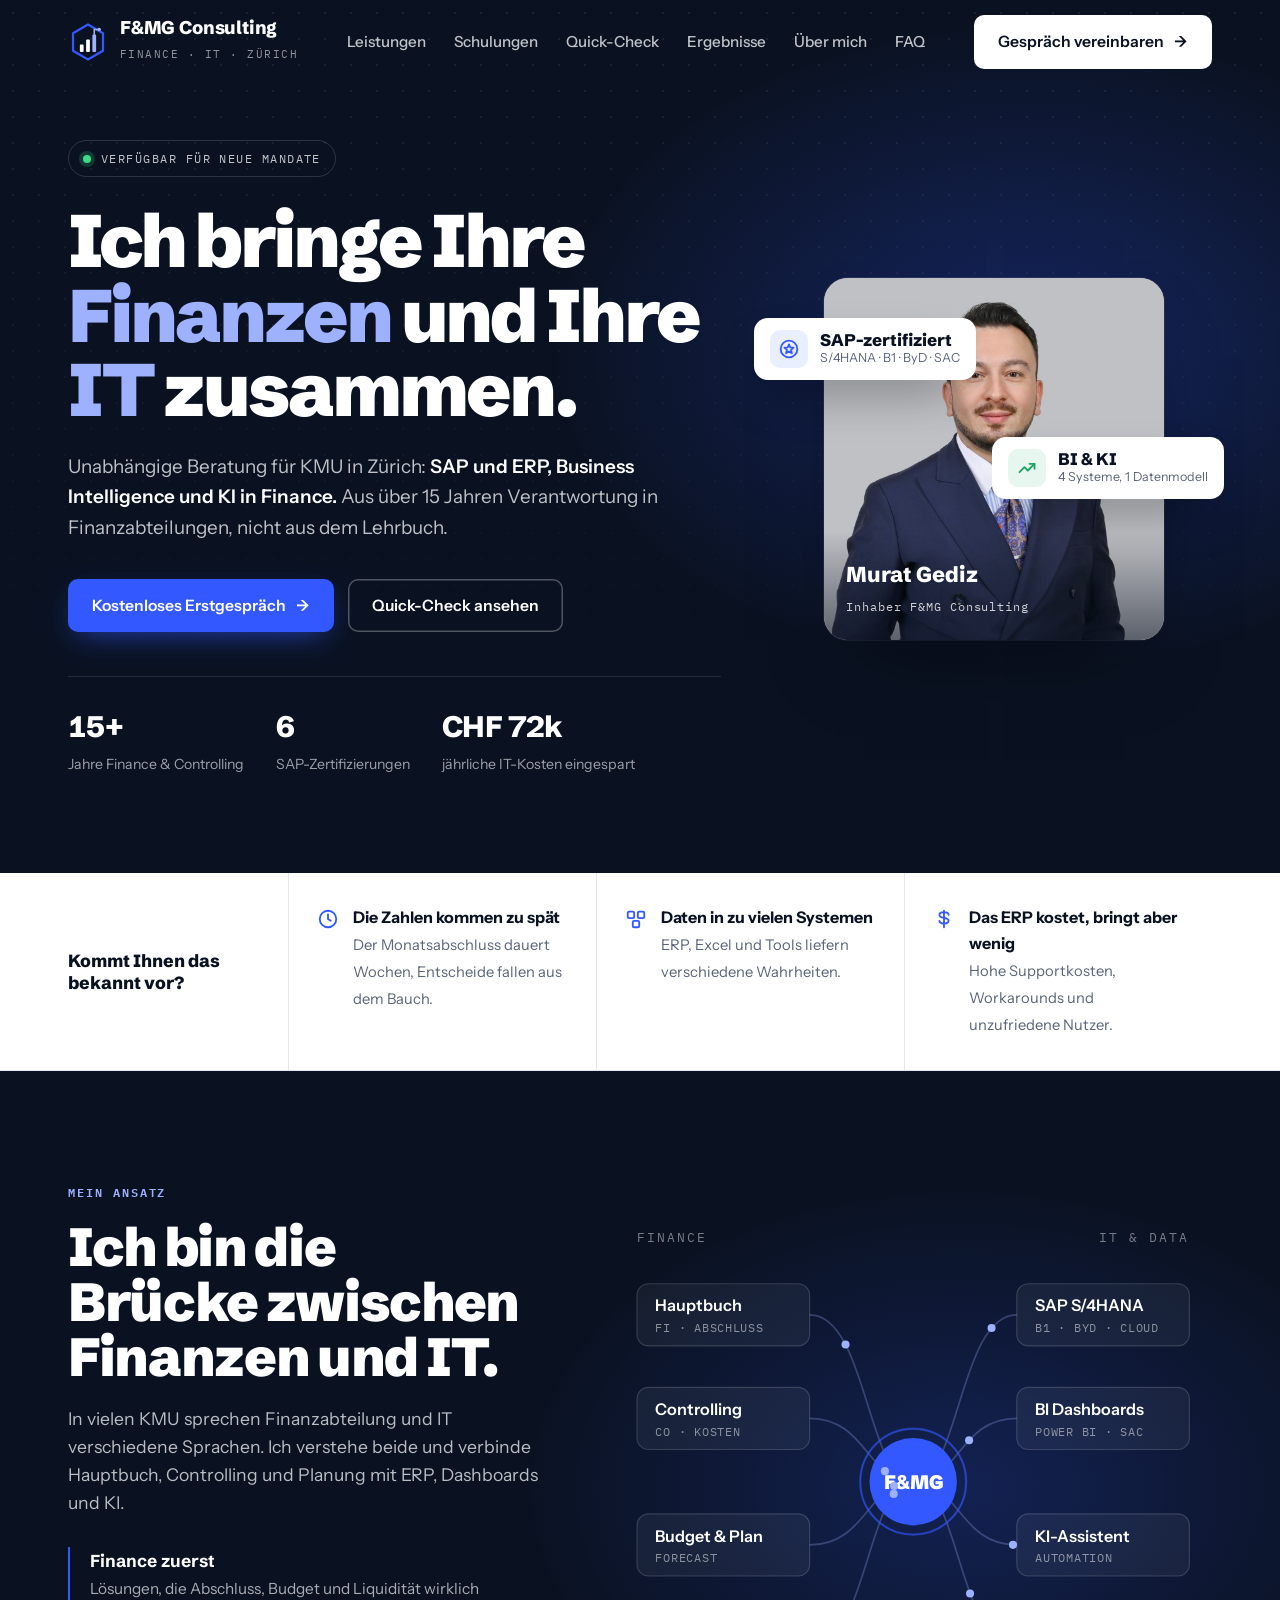
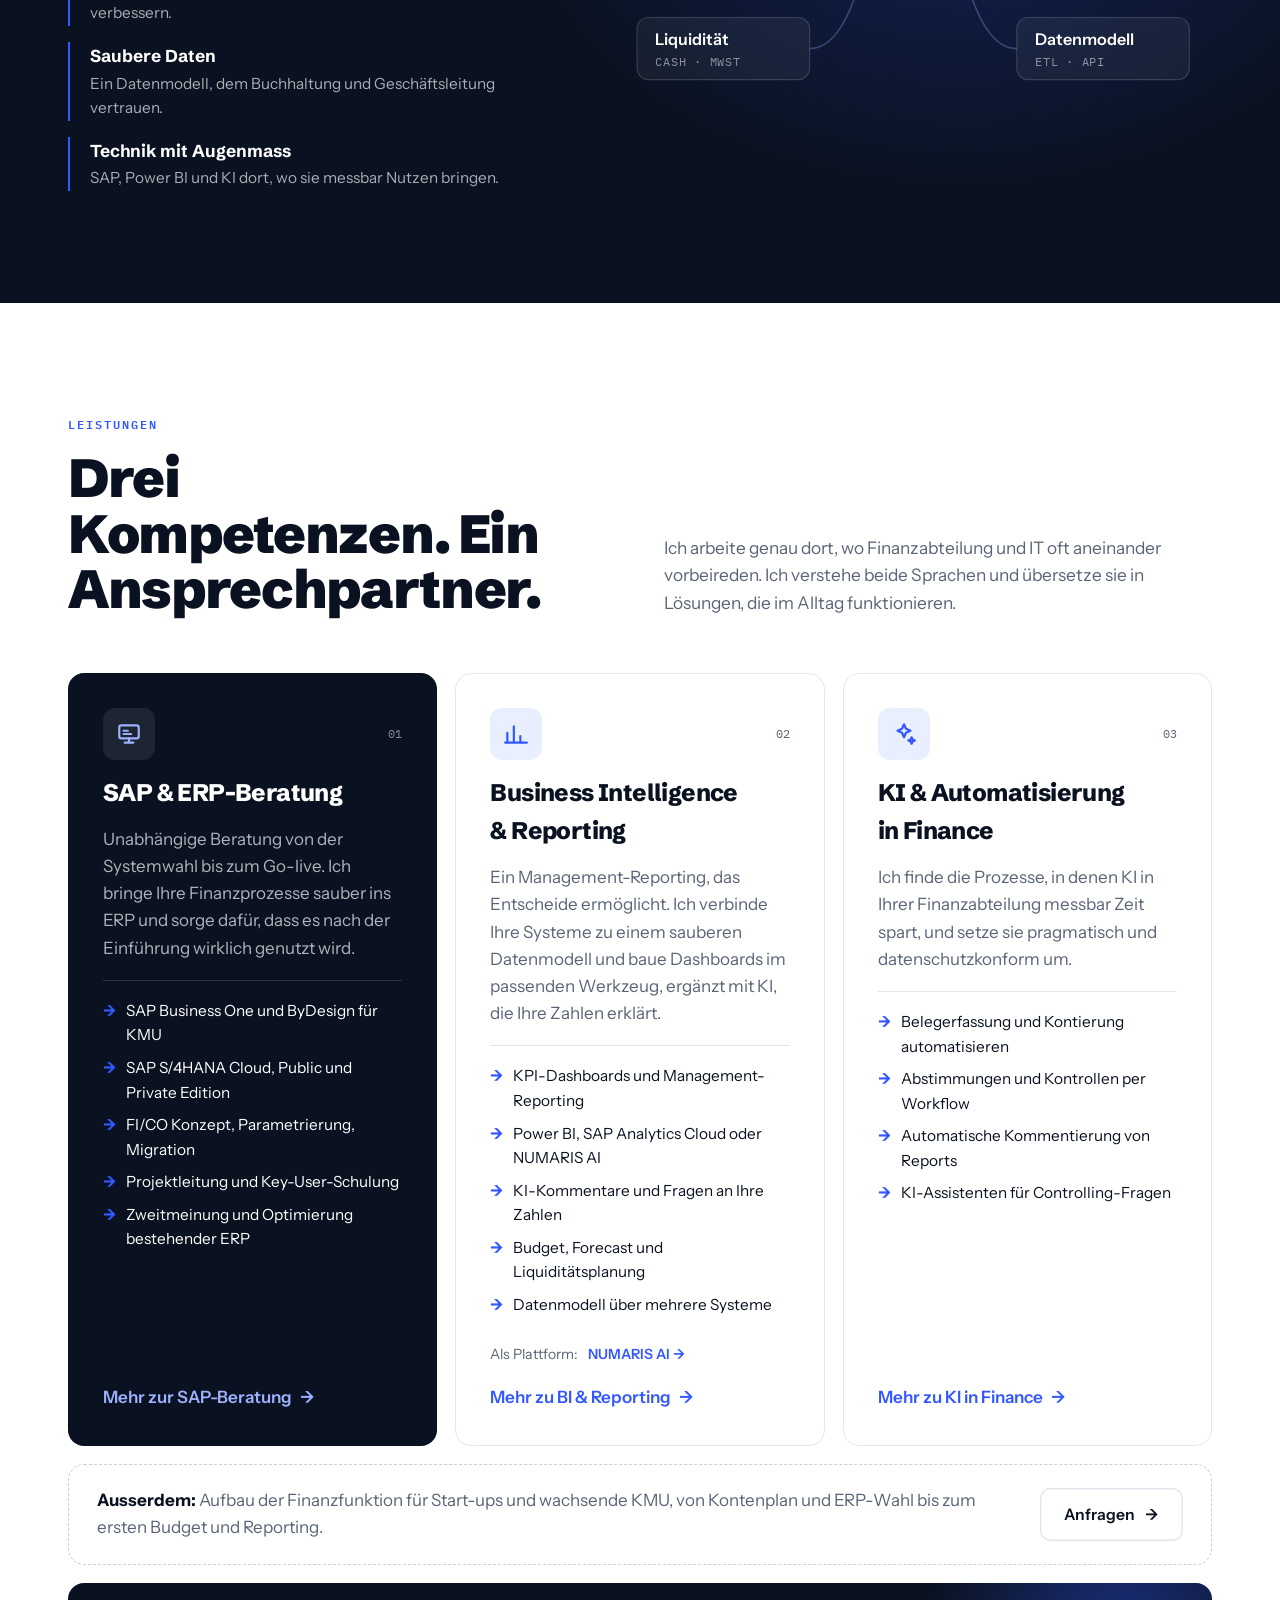
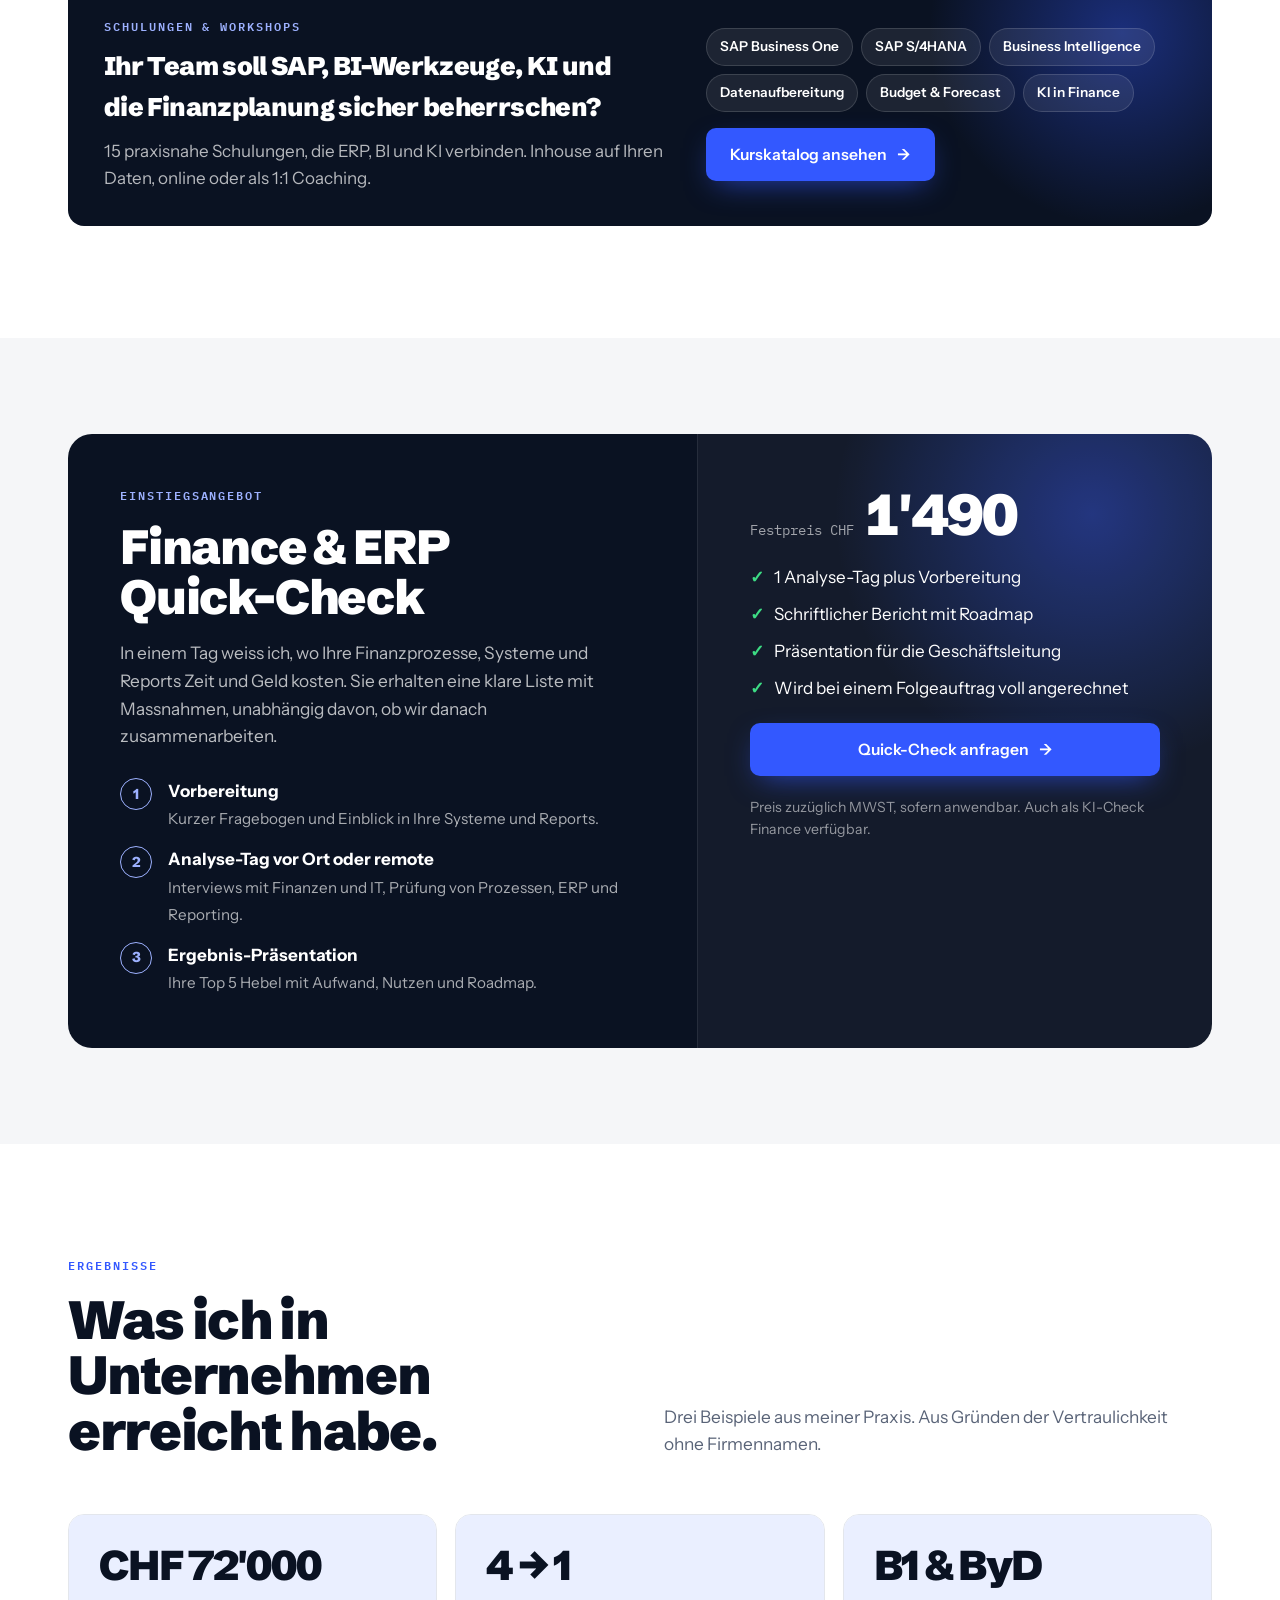
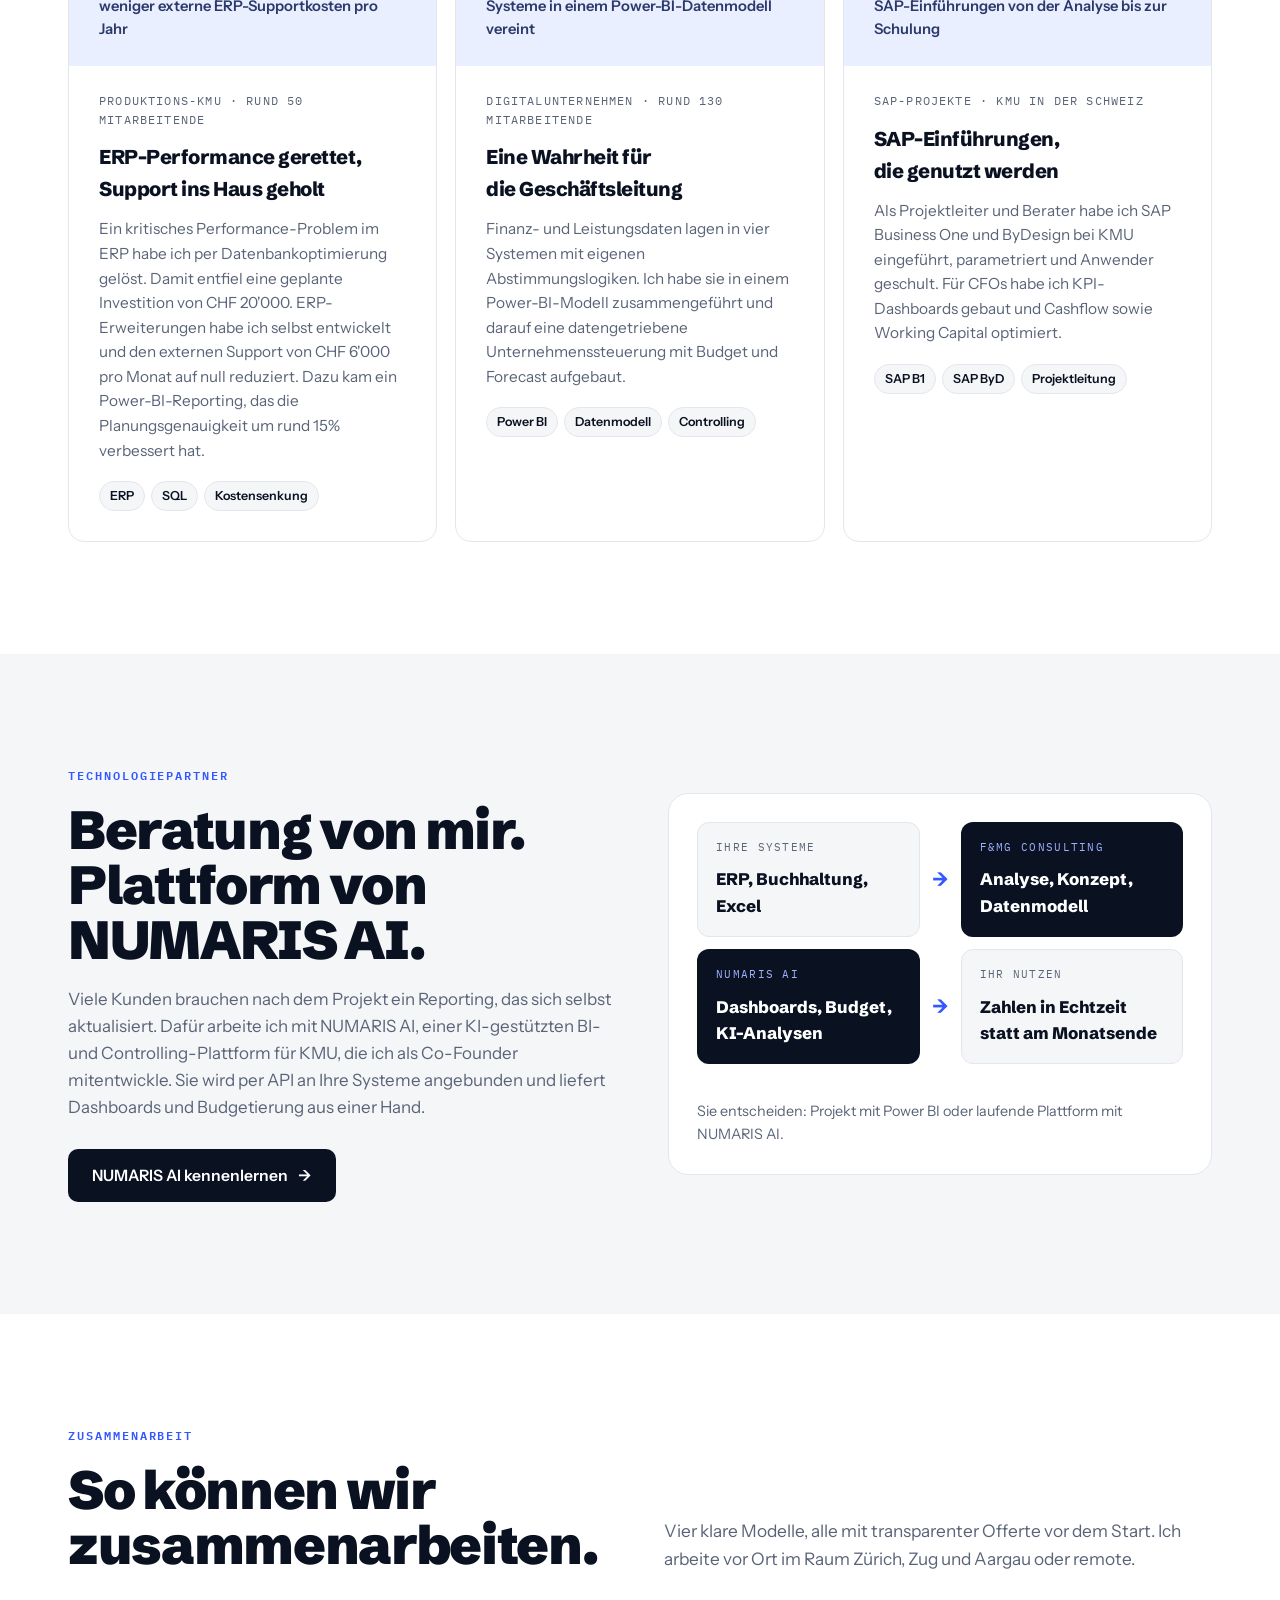
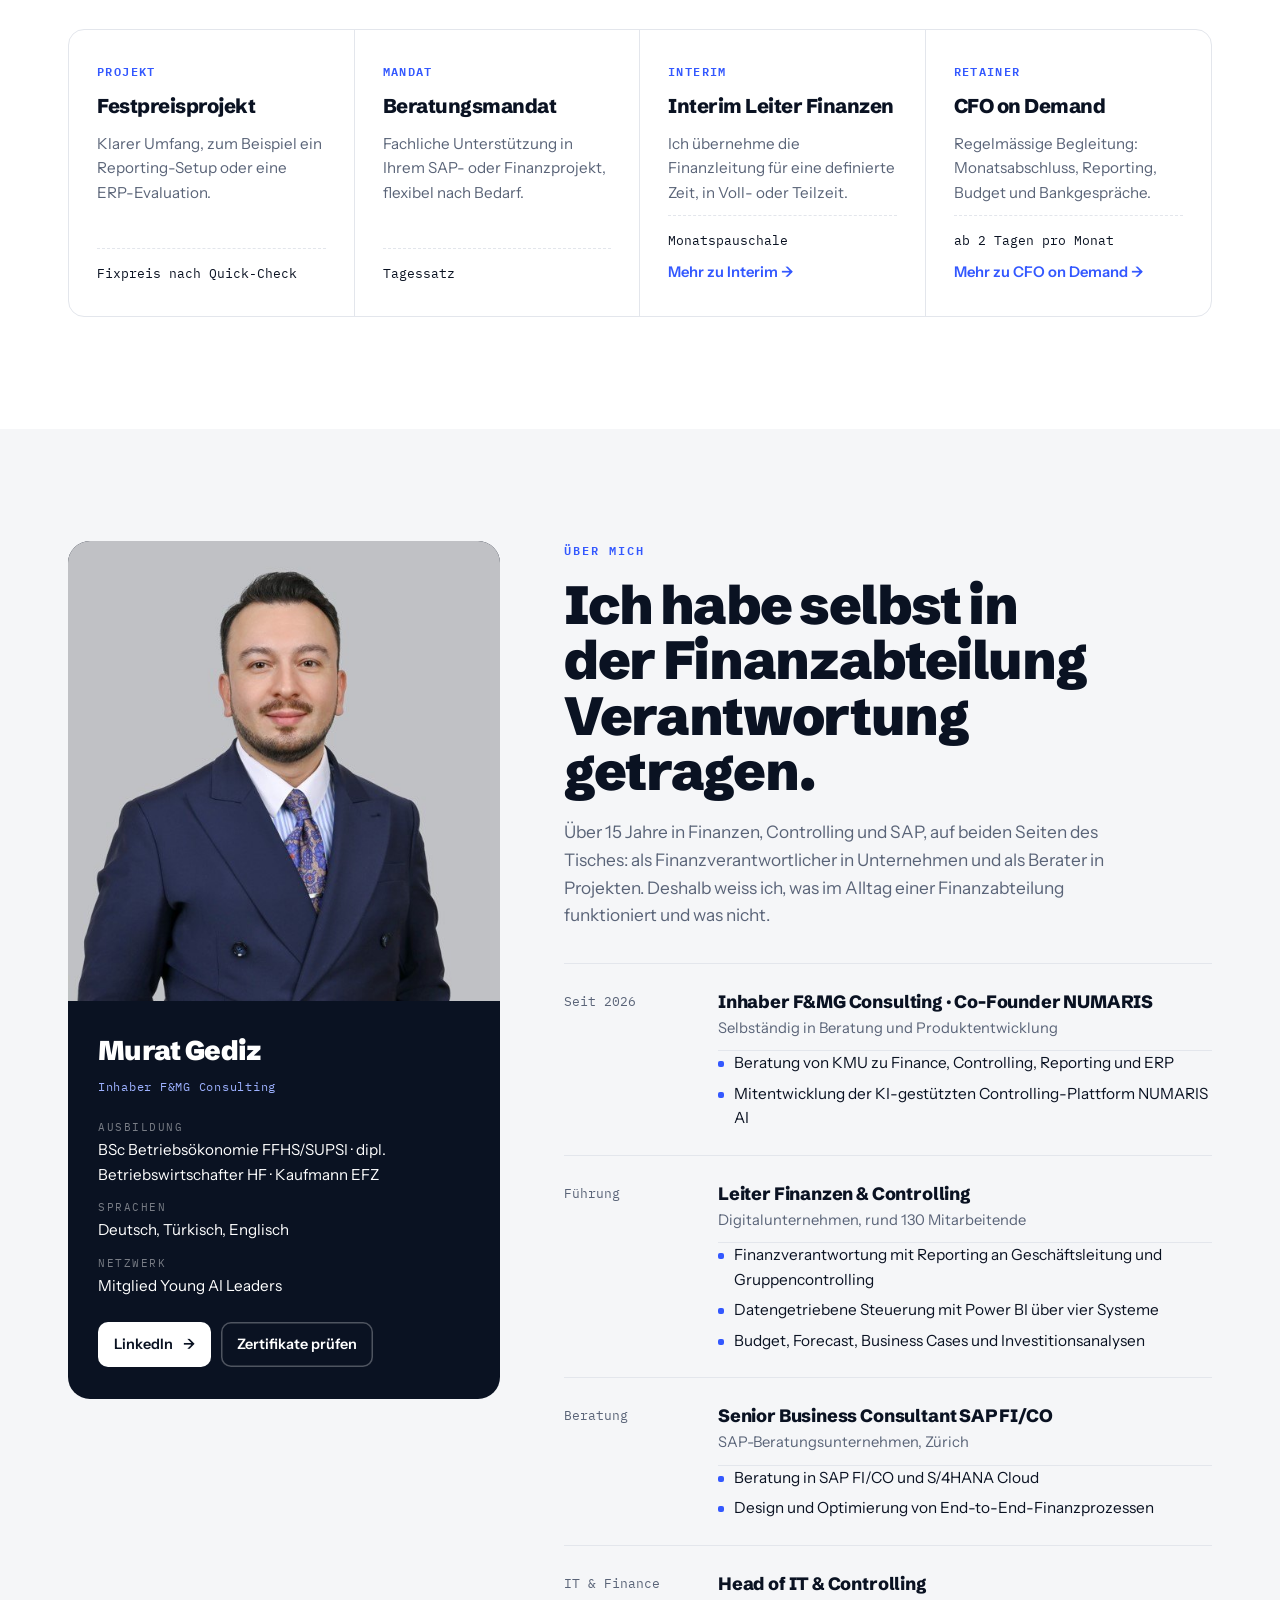
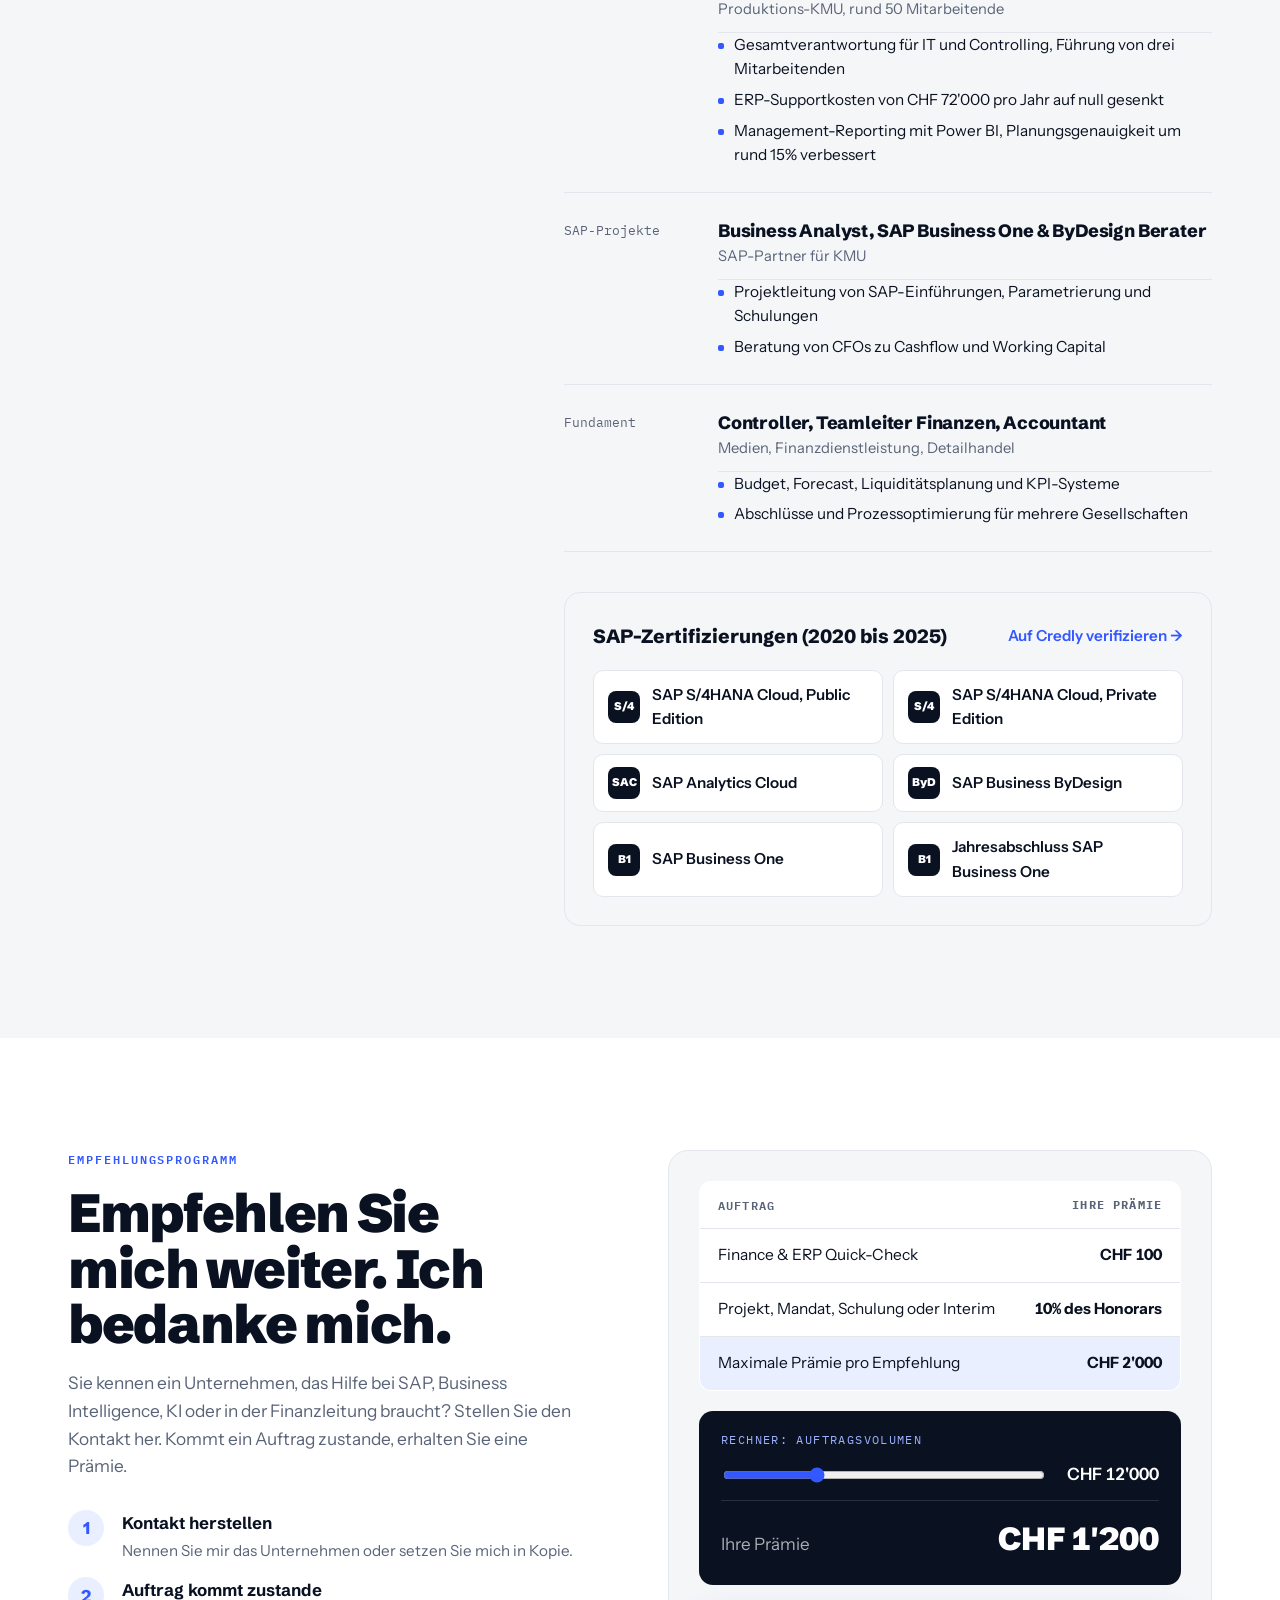
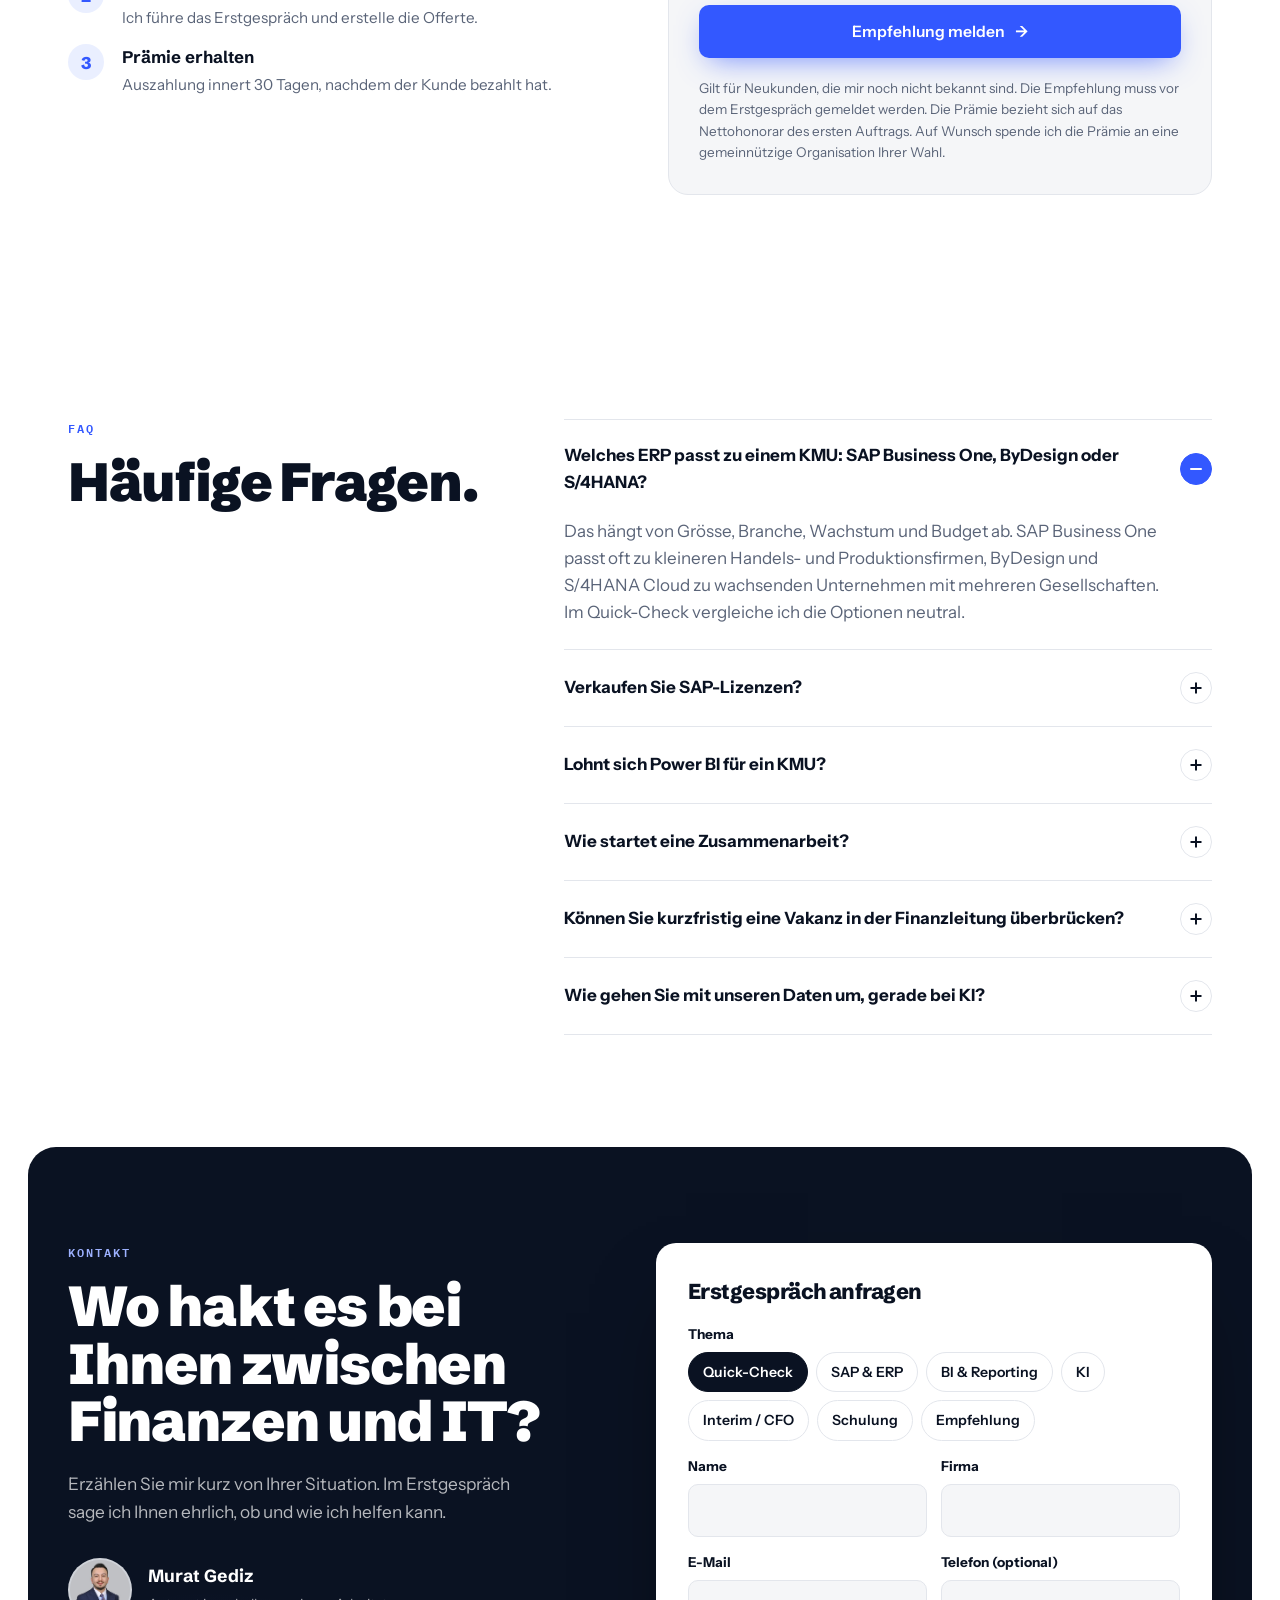
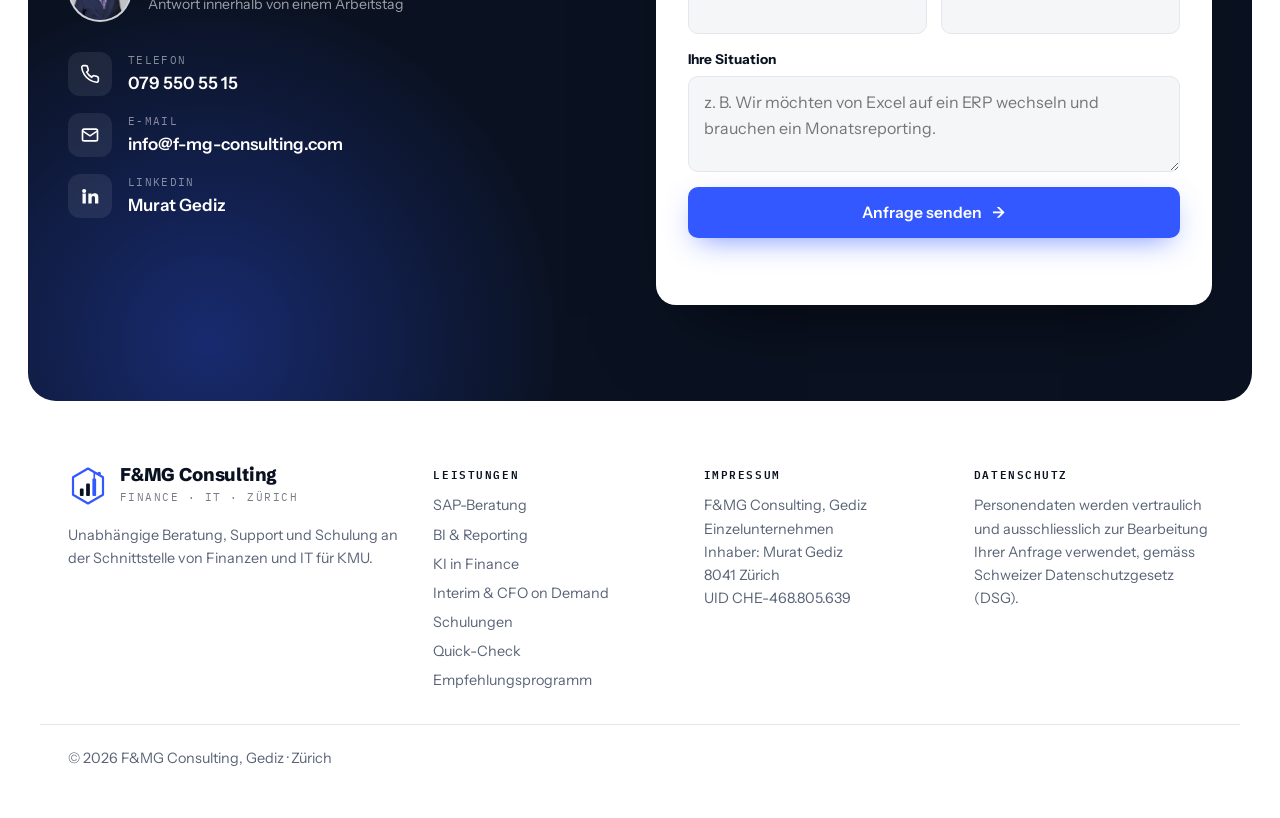
<file: index.html>
<!DOCTYPE html>
<html lang="de-CH">
<head>
<meta charset="utf-8">
<meta name="viewport" content="width=device-width, initial-scale=1">
<title>F&amp;MG Consulting | SAP, Business Intelligence &amp; KI-Beratung für KMU in Zürich</title>
<meta name="description" content="Unabhängige SAP- und ERP-Beratung, Business Intelligence mit Power BI, SAP Analytics Cloud oder NUMARIS AI und KI in Finance für KMU in Zürich. Murat Gediz: 15+ Jahre Finanzen und Controlling, 6 SAP-Zertifizierungen. Jetzt Quick-Check anfragen.">
<meta property="og:title" content="F&amp;MG Consulting | Finanzen und IT für KMU">
<meta property="og:description" content="SAP, Business Intelligence und KI in Finance für KMU. Beratung und Schulungen aus Zürich.">
<meta property="og:type" content="website">
<meta property="og:image" content="https://www.f-mg-consulting.com/og-image.png">
<meta property="og:image:width" content="1200">
<meta property="og:image:height" content="630">
<meta property="og:url" content="https://www.f-mg-consulting.com/">
<meta property="og:site_name" content="F&amp;MG Consulting">
<meta name="twitter:card" content="summary_large_image">
<meta name="twitter:image" content="https://www.f-mg-consulting.com/og-image.png">
<link rel="icon" href="favicon.svg" type="image/svg+xml">
<link rel="canonical" href="https://www.f-mg-consulting.com/">
<link rel="preconnect" href="https://fonts.googleapis.com">
<link rel="preconnect" href="https://fonts.gstatic.com" crossorigin>
<link href="https://fonts.googleapis.com/css2?family=Schibsted+Grotesk:wght@500;700;800;900&amp;family=Instrument+Sans:wght@400;500;600;700&amp;family=IBM+Plex+Mono:wght@400;500;600&amp;display=swap" rel="stylesheet">

<script type="application/ld+json">
{
  "@context": "https://schema.org",
  "@graph": [
    {
      "@type": "ProfessionalService",
      "@id": "https://www.f-mg-consulting.com/#business",
      "name": "F&MG Consulting",
      "legalName": "F&MG Consulting, Gediz",
      "url": "https://www.f-mg-consulting.com/",
      "image": "https://www.f-mg-consulting.com/murat-gediz.jpg",
      "email": "info@f-mg-consulting.com",
      "telephone": "+41795505515",
      "taxID": "CHE-468.805.639",
      "description": "Unabhängige Beratung an der Schnittstelle von Finanzen und IT für KMU: SAP und ERP, Power BI und Reporting, KI und Automatisierung in Finance, Interim Management.",
      "address": {"@type": "PostalAddress", "postalCode": "8041", "addressLocality": "Zürich", "addressRegion": "ZH", "addressCountry": "CH"},
      "areaServed": ["Zürich", "Zug", "Aargau", "Deutschschweiz"],
      "knowsLanguage": ["de", "en", "tr"],
      "founder": {"@id": "https://www.f-mg-consulting.com/#murat"},
      "makesOffer": [
        {"@type": "Offer", "itemOffered": {"@type": "Service", "name": "SAP Business One, ByDesign und S/4HANA Beratung"}},
        {"@type": "Offer", "itemOffered": {"@type": "Service", "name": "Business Intelligence und KI-Analysen für KMU (Power BI, SAP Analytics Cloud, NUMARIS AI)"}},
        {"@type": "Offer", "itemOffered": {"@type": "Service", "name": "KI und Automatisierung in Finance"}},
        {"@type": "Offer", "itemOffered": {"@type": "Service", "name": "Interim Leiter Finanzen und CFO on Demand"}}
      ]
    },
    {
      "@type": "Person",
      "@id": "https://www.f-mg-consulting.com/#murat",
      "name": "Murat Gediz",
      "jobTitle": "Inhaber, Senior Consultant Finance & IT",
      "image": "https://www.f-mg-consulting.com/murat-gediz.jpg",
      "alumniOf": ["FFHS / SUPSI", "SIW Höhere Fachschule"],
      "sameAs": ["https://www.linkedin.com/in/murat-gediz-aaaa54139/", "https://www.credly.com/users/murat_gediz/badges"]
    },
    {
      "@type": "FAQPage",
      "mainEntity": [
        {"@type": "Question", "name": "Welches ERP passt zu einem KMU: SAP Business One, ByDesign oder S/4HANA?", "acceptedAnswer": {"@type": "Answer", "text": "Das hängt von Grösse, Branche, Wachstum und Budget ab. SAP Business One passt oft zu kleineren Handels- und Produktionsfirmen, ByDesign und S/4HANA Cloud zu wachsenden Unternehmen mit mehreren Gesellschaften. Im Quick-Check vergleiche ich die Optionen neutral."}},
        {"@type": "Question", "name": "Verkaufen Sie SAP-Lizenzen?", "acceptedAnswer": {"@type": "Answer", "text": "Nein. Ich berate bei Auswahl, Einführung und Optimierung und arbeite bei Bedarf mit Ihrem Lizenzpartner zusammen."}},
        {"@type": "Question", "name": "Wie startet eine Zusammenarbeit?", "acceptedAnswer": {"@type": "Answer", "text": "Mit einem kostenlosen Erstgespräch von 30 Minuten. Danach folgt meist der Finance und ERP Quick-Check zum Festpreis."}},
        {"@type": "Question", "name": "Können Sie kurzfristig eine Vakanz in der Finanzleitung überbrücken?", "acceptedAnswer": {"@type": "Answer", "text": "Ja. Für Interim-Mandate bin ich in der Regel innert weniger Wochen einsatzbereit."}}
      ]
    }
  ]
}
</script>

<link rel="stylesheet" href="styles.css?v=20261118e">

</head>
<body>

<header class="nav">
  <div class="wrap">
    <a class="brand" href="#top" aria-label="F&amp;MG Consulting, Startseite">
      <span class="m"><svg width="40" height="40" viewBox="0 0 64 64" aria-hidden="true"><path d="M32 4 L56 18 L56 46 L32 60 L8 46 L8 18 Z" fill="none" stroke="#3358ff" stroke-width="3.5" stroke-linejoin="round"/><rect x="19" y="36" width="6" height="12" rx="1.5" fill="#ffffff"/><rect x="29" y="28" width="6" height="20" rx="1.5" fill="#ffffff"/><rect x="39" y="20" width="6" height="28" rx="1.5" fill="#9db1ff"/><path d="M42 20 V12 H50" fill="none" stroke="#9db1ff" stroke-width="2.5" stroke-linecap="round"/><circle cx="50" cy="12" r="2.8" fill="#9db1ff"/></svg></span>
      <span><b>F&amp;MG Consulting</b><small>Finance · IT · Zürich</small></span>
    </a>
    <ul>
      <li><a href="#leistungen">Leistungen</a></li>
      <li><a href="schulungen-sap-power-bi-finanzen.html">Schulungen</a></li>
      <li><a href="#quick-check">Quick-Check</a></li>
      <li><a href="#ergebnisse">Ergebnisse</a></li>
      <li><a href="#profil">Über mich</a></li>
      <li><a href="#faq">FAQ</a></li>
    </ul>
    <a class="btn white" href="#kontakt">Gespräch vereinbaren <span class="a">→</span></a>
  </div>
</header>

<main id="top">
  <section class="hero">
    <div class="dots"></div>
    <div class="wrap">
      <div class="copy">
        <span class="tagline"><i></i>Verfügbar für neue Mandate</span>
        <h1>Ich bringe Ihre <em>Finanzen</em> und Ihre <em>IT</em> zusammen.</h1>
        <p class="lead">Unabhängige Beratung für KMU in Zürich: <strong>SAP und ERP, Business Intelligence und KI in Finance.</strong> Aus über 15 Jahren Verantwortung in Finanzabteilungen, nicht aus dem Lehrbuch.</p>
        <div class="ctas">
          <a class="btn primary" href="#kontakt">Kostenloses Erstgespräch <span class="a">→</span></a>
          <a class="btn ghost" href="#quick-check">Quick-Check ansehen</a>
        </div>
        <div class="proof">
          <div><b class="num">15+</b><span>Jahre Finance &amp; Controlling</span></div>
          <div><b class="num">6</b><span>SAP-Zertifizierungen</span></div>
          <div><b class="num">CHF 72k</b><span>jährliche IT-Kosten eingespart</span></div>
        </div>
      </div>

      <div class="portrait">
        <div class="frame">
          <img src="murat-gediz.jpg" alt="Porträt von Murat Gediz, Inhaber F&amp;MG Consulting" width="541" height="576">
          <div class="name"><b>Murat Gediz</b><span>Inhaber F&amp;MG Consulting</span></div>
        </div>
        <div class="chip-f c1" aria-hidden="true">
          <span class="ico"><svg width="20" height="20" viewBox="0 0 24 24" fill="none" stroke="#3358ff" stroke-width="2.2" stroke-linecap="round" stroke-linejoin="round"><path d="M12 15l-3.5 2 1-4-3-2.6 4-.3L12 6.5l1.5 3.6 4 .3-3 2.6 1 4z"/><circle cx="12" cy="12" r="10"/></svg></span>
          <div><b>SAP-zertifiziert</b><span>S/4HANA · B1 · ByD · SAC</span></div>
        </div>
        <div class="chip-f c2" aria-hidden="true">
          <span class="ico"><svg width="20" height="20" viewBox="0 0 24 24" fill="none" stroke="#19a463" stroke-width="2.2" stroke-linecap="round" stroke-linejoin="round"><path d="M3 17l6-6 4 4 8-8"/><path d="M15 7h6v6"/></svg></span>
          <div><b>BI &amp; KI</b><span>4 Systeme, 1 Datenmodell</span></div>
        </div>
      </div>
    </div>
  </section>

  <div class="pain">
    <div class="wrap">
      <div class="lbl">Kommt Ihnen das bekannt vor?</div>
      <div class="p"><svg viewBox="0 0 24 24" fill="none" stroke="#3358ff" stroke-width="2" stroke-linecap="round"><circle cx="12" cy="12" r="9"/><path d="M12 7v5l3 2"/></svg><div><b>Die Zahlen kommen zu spät</b><span>Der Monatsabschluss dauert Wochen, Entscheide fallen aus dem Bauch.</span></div></div>
      <div class="p"><svg viewBox="0 0 24 24" fill="none" stroke="#3358ff" stroke-width="2" stroke-linecap="round"><rect x="3" y="4" width="7" height="7" rx="1.5"/><rect x="14" y="4" width="7" height="7" rx="1.5"/><rect x="8.5" y="14" width="7" height="7" rx="1.5"/></svg><div><b>Daten in zu vielen Systemen</b><span>ERP, Excel und Tools liefern verschiedene Wahrheiten.</span></div></div>
      <div class="p"><svg viewBox="0 0 24 24" fill="none" stroke="#3358ff" stroke-width="2" stroke-linecap="round"><path d="M12 3v18M17 7.5c0-1.9-2.2-3-5-3s-5 1.1-5 3 2.2 2.7 5 3.2 5 1.4 5 3.3-2.2 3-5 3-5-1.1-5-3"/></svg><div><b>Das ERP kostet, bringt aber wenig</b><span>Hohe Supportkosten, Workarounds und unzufriedene Nutzer.</span></div></div>
    </div>
  </div>


  <section class="sec dark bridge-sec" id="ansatz">
    <div class="wrap bridge-grid">
      <div>
        <span class="eyebrow">Mein Ansatz</span>
        <h2>Ich bin die Brücke zwischen Finanzen und IT.</h2>
        <p class="bl">In vielen KMU sprechen Finanzabteilung und IT verschiedene Sprachen. Ich verstehe beide und verbinde Hauptbuch, Controlling und Planung mit ERP, Dashboards und KI.</p>
        <ul class="bpoints">
          <li><b>Finance zuerst</b><span>Lösungen, die Abschluss, Budget und Liquidität wirklich verbessern.</span></li>
          <li><b>Saubere Daten</b><span>Ein Datenmodell, dem Buchhaltung und Geschäftsleitung vertrauen.</span></li>
          <li><b>Technik mit Augenmass</b><span>SAP, Power BI und KI dort, wo sie messbar Nutzen bringen.</span></li>
        </ul>
      </div>
      <svg class="bridge" viewBox="0 0 520 470" role="img" aria-label="Schema: Finanzthemen links und IT-Systeme rechts, verbunden durch F&amp;MG Consulting in der Mitte">
        <text class="col" x="20" y="22">FINANCE</text>
        <text class="col" x="500" y="22" text-anchor="end">IT &amp; DATA</text>
        <path id="w1" class="wire" d="M170 85 C 220 85, 220 230, 260 230"/>
        <path id="w2" class="wire" d="M170 175 C 220 175, 220 230, 260 230"/>
        <path id="w3" class="wire" d="M170 285 C 220 285, 220 230, 260 230"/>
        <path id="w4" class="wire" d="M170 375 C 220 375, 220 230, 260 230"/>
        <path id="w5" class="wire" d="M260 230 C 300 230, 300 85, 350 85"/>
        <path id="w6" class="wire" d="M260 230 C 300 230, 300 175, 350 175"/>
        <path id="w7" class="wire" d="M260 230 C 300 230, 300 285, 350 285"/>
        <path id="w8" class="wire" d="M260 230 C 300 230, 300 375, 350 375"/>
        <g class="node"><rect x="20" y="58" width="150" height="54" rx="10"/><text x="36" y="82">Hauptbuch</text><text class="s" x="36" y="100">FI · ABSCHLUSS</text></g>
        <g class="node"><rect x="20" y="148" width="150" height="54" rx="10"/><text x="36" y="172">Controlling</text><text class="s" x="36" y="190">CO · KOSTEN</text></g>
        <g class="node"><rect x="20" y="258" width="150" height="54" rx="10"/><text x="36" y="282">Budget &amp; Plan</text><text class="s" x="36" y="300">FORECAST</text></g>
        <g class="node"><rect x="20" y="348" width="150" height="54" rx="10"/><text x="36" y="372">Liquidität</text><text class="s" x="36" y="390">CASH · MWST</text></g>
        <g class="node"><rect x="350" y="58" width="150" height="54" rx="10"/><text x="366" y="82">SAP S/4HANA</text><text class="s" x="366" y="100">B1 · BYD · CLOUD</text></g>
        <g class="node"><rect x="350" y="148" width="150" height="54" rx="10"/><text x="366" y="172">BI Dashboards</text><text class="s" x="366" y="190">POWER BI · SAC</text></g>
        <g class="node"><rect x="350" y="258" width="150" height="54" rx="10"/><text x="366" y="282">KI-Assistent</text><text class="s" x="366" y="300">AUTOMATION</text></g>
        <g class="node"><rect x="350" y="348" width="150" height="54" rx="10"/><text x="366" y="372">Datenmodell</text><text class="s" x="366" y="390">ETL · API</text></g>
        <g class="hub">
          <circle class="ring ringanim" cx="260" cy="230" r="46" stroke-width="2"/>
          <circle class="ring" cx="260" cy="230" r="46" stroke-width="1"/>
          <circle class="o" cx="260" cy="230" r="38"/>
          <text x="260" y="236" text-anchor="middle">F&amp;MG</text>
        </g>
        <circle class="pulse" r="3.5"><animateMotion dur="2.6s" repeatCount="indefinite"><mpath href="#w1"/></animateMotion></circle>
        <circle class="pulse" r="3.5"><animateMotion dur="3.1s" begin="0.6s" repeatCount="indefinite"><mpath href="#w3"/></animateMotion></circle>
        <circle class="pulse" r="3.5"><animateMotion dur="2.8s" begin="1.1s" repeatCount="indefinite"><mpath href="#w2"/></animateMotion></circle>
        <circle class="pulse" r="3.5"><animateMotion dur="3.3s" begin="0.3s" repeatCount="indefinite"><mpath href="#w4"/></animateMotion></circle>
        <circle class="pulse" r="3.5"><animateMotion dur="2.7s" begin="0.9s" repeatCount="indefinite"><mpath href="#w5"/></animateMotion></circle>
        <circle class="pulse" r="3.5"><animateMotion dur="3s" begin="1.5s" repeatCount="indefinite"><mpath href="#w6"/></animateMotion></circle>
        <circle class="pulse" r="3.5"><animateMotion dur="2.9s" begin="0.4s" repeatCount="indefinite"><mpath href="#w7"/></animateMotion></circle>
        <circle class="pulse" r="3.5"><animateMotion dur="3.2s" begin="1.2s" repeatCount="indefinite"><mpath href="#w8"/></animateMotion></circle>
      </svg>
    </div>
  </section>

  <section class="sec" id="leistungen">
    <div class="wrap">
      <div class="head">
        <div><span class="eyebrow">Leistungen</span><h2>Drei Kompetenzen. Ein Ansprechpartner.</h2></div>
        <p>Ich arbeite genau dort, wo Finanzabteilung und IT oft aneinander vorbeireden. Ich verstehe beide Sprachen und übersetze sie in Lösungen, die im Alltag funktionieren.</p>
      </div>

      <div class="svc">
        <article class="card feature" id="sap-beratung">
          <div class="top"><span class="ic"><svg viewBox="0 0 24 24" fill="none" stroke="#9db1ff" stroke-width="2" stroke-linecap="round" stroke-linejoin="round"><rect x="3" y="4" width="18" height="12" rx="2"/><path d="M8 20h8M12 16v4M7 9h4M7 12h7"/></svg></span><span class="no">01</span></div>
          <h3>SAP &amp; ERP-Beratung</h3>
          <p>Unabhängige Beratung von der Systemwahl bis zum Go-live. Ich bringe Ihre Finanzprozesse sauber ins ERP und sorge dafür, dass es nach der Einführung wirklich genutzt wird.</p>
          <ul>
            <li>SAP Business One und ByDesign für KMU</li>
            <li>SAP S/4HANA Cloud, Public und Private Edition</li>
            <li>FI/CO Konzept, Parametrierung, Migration</li>
            <li>Projektleitung und Key-User-Schulung</li>
            <li>Zweitmeinung und Optimierung bestehender ERP</li>
          </ul>
          <a class="more" href="sap-beratung-zuerich.html">Mehr zur SAP-Beratung <span class="a">→</span></a>
        </article>

        <article class="card" id="power-bi-reporting">
          <div class="top"><span class="ic"><svg viewBox="0 0 24 24" fill="none" stroke="#3358ff" stroke-width="2" stroke-linecap="round" stroke-linejoin="round"><path d="M4 20V11M10 20V5M16 20v-6M22 20H2"/></svg></span><span class="no">02</span></div>
          <h3>Business Intelligence &amp; Reporting</h3>
          <p>Ein Management-Reporting, das Entscheide ermöglicht. Ich verbinde Ihre Systeme zu einem sauberen Datenmodell und baue Dashboards im passenden Werkzeug, ergänzt mit KI, die Ihre Zahlen erklärt.</p>
          <ul>
            <li>KPI-Dashboards und Management-Reporting</li>
            <li>Power BI, SAP Analytics Cloud oder NUMARIS AI</li>
            <li>KI-Kommentare und Fragen an Ihre Zahlen</li>
            <li>Budget, Forecast und Liquiditätsplanung</li>
            <li>Datenmodell über mehrere Systeme</li>
          </ul>
          <div class="partner">Als Plattform: <a href="https://numaris.ch">NUMARIS AI →</a></div>
          <a class="more" href="power-bi-controlling-kmu.html">Mehr zu BI &amp; Reporting <span class="a">→</span></a>
        </article>

        <article class="card" id="ki-finance">
          <div class="top"><span class="ic"><svg viewBox="0 0 24 24" fill="none" stroke="#3358ff" stroke-width="2" stroke-linecap="round" stroke-linejoin="round"><path d="M12 3l1.8 4.2L18 9l-4.2 1.8L12 15l-1.8-4.2L6 9l4.2-1.8z"/><path d="M19 15l.9 2.1L22 18l-2.1.9L19 21l-.9-2.1L16 18l2.1-.9z"/></svg></span><span class="no">03</span></div>
          <h3>KI &amp; Automatisierung in Finance</h3>
          <p>Ich finde die Prozesse, in denen KI in Ihrer Finanzabteilung messbar Zeit spart, und setze sie pragmatisch und datenschutzkonform um.</p>
          <ul>
            <li>Belegerfassung und Kontierung automatisieren</li>
            <li>Abstimmungen und Kontrollen per Workflow</li>
            <li>Automatische Kommentierung von Reports</li>
            <li>KI-Assistenten für Controlling-Fragen</li>
          </ul>
          <a class="more" href="ki-finance-automatisierung.html">Mehr zu KI in Finance <span class="a">→</span></a>
        </article>
      </div>

      <div class="also">
        <p><b>Ausserdem:</b> Aufbau der Finanzfunktion für Start-ups und wachsende KMU, von Kontenplan und ERP-Wahl bis zum ersten Budget und Reporting.</p>
        <a class="btn outline" href="#kontakt">Anfragen <span class="a">→</span></a>
      </div>
      <div class="train">
        <div>
          <span class="eyebrow">Schulungen &amp; Workshops</span>
          <h3>Ihr Team soll SAP, BI-Werkzeuge, KI und die Finanzplanung sicher beherrschen?</h3>
          <p>15 praxisnahe Schulungen, die ERP, BI und KI verbinden. Inhouse auf Ihren Daten, online oder als 1:1 Coaching.</p>
        </div>
        <div>
          <div class="tchips"><span>SAP Business One</span><span>SAP S/4HANA</span><span>Business Intelligence</span><span>Datenaufbereitung</span><span>Budget &amp; Forecast</span><span>KI in Finance</span></div>
          <a class="btn primary" href="schulungen-sap-power-bi-finanzen.html">Kurskatalog ansehen <span class="a">→</span></a>
        </div>
      </div>
    </div>
  </section>

  <section class="sec alt" id="quick-check" style="padding-top:96px;padding-bottom:96px">
    <div class="wrap">
      <div class="offer">
        <div class="l">
          <span class="eyebrow">Einstiegsangebot</span>
          <h2>Finance &amp; ERP Quick-Check</h2>
          <p>In einem Tag weiss ich, wo Ihre Finanzprozesse, Systeme und Reports Zeit und Geld kosten. Sie erhalten eine klare Liste mit Massnahmen, unabhängig davon, ob wir danach zusammenarbeiten.</p>
          <ol>
            <li><div><b>Vorbereitung</b><span>Kurzer Fragebogen und Einblick in Ihre Systeme und Reports.</span></div></li>
            <li><div><b>Analyse-Tag vor Ort oder remote</b><span>Interviews mit Finanzen und IT, Prüfung von Prozessen, ERP und Reporting.</span></div></li>
            <li><div><b>Ergebnis-Präsentation</b><span>Ihre Top 5 Hebel mit Aufwand, Nutzen und Roadmap.</span></div></li>
          </ol>
        </div>
        <div class="r">
          <div class="price-tag"><small>Festpreis CHF</small><b class="num">1'490</b></div>
          <ul>
            <li>1 Analyse-Tag plus Vorbereitung</li>
            <li>Schriftlicher Bericht mit Roadmap</li>
            <li>Präsentation für die Geschäftsleitung</li>
            <li>Wird bei einem Folgeauftrag voll angerechnet</li>
          </ul>
          <a class="btn primary" href="#kontakt">Quick-Check anfragen <span class="a">→</span></a>
          <p class="note">Preis zuzüglich MWST, sofern anwendbar. Auch als KI-Check Finance verfügbar.</p>
        </div>
      </div>
    </div>
  </section>

  <section class="sec" id="ergebnisse">
    <div class="wrap">
      <div class="head">
        <div><span class="eyebrow">Ergebnisse</span><h2>Was ich in Unternehmen erreicht habe.</h2></div>
        <p>Drei Beispiele aus meiner Praxis. Aus Gründen der Vertraulichkeit ohne Firmennamen.</p>
      </div>
      <div class="cases">
        <article class="case">
          <div class="kpi"><b class="num">CHF 72'000</b><span>weniger externe ERP-Supportkosten pro Jahr</span></div>
          <div class="body">
            <span class="ctx">Produktions-KMU · rund 50 Mitarbeitende</span>
            <h3>ERP-Performance gerettet, Support ins Haus geholt</h3>
            <p>Ein kritisches Performance-Problem im ERP habe ich per Datenbankoptimierung gelöst. Damit entfiel eine geplante Investition von CHF 20'000. ERP-Erweiterungen habe ich selbst entwickelt und den externen Support von CHF 6'000 pro Monat auf null reduziert. Dazu kam ein Power-BI-Reporting, das die Planungsgenauigkeit um rund 15% verbessert hat.</p>
            <div class="tags"><span>ERP</span><span>SQL</span><span>Kostensenkung</span></div>
          </div>
        </article>
        <article class="case">
          <div class="kpi"><b>4 → 1</b><span>Systeme in einem Power-BI-Datenmodell vereint</span></div>
          <div class="body">
            <span class="ctx">Digitalunternehmen · rund 130 Mitarbeitende</span>
            <h3>Eine Wahrheit für die Geschäftsleitung</h3>
            <p>Finanz- und Leistungsdaten lagen in vier Systemen mit eigenen Abstimmungslogiken. Ich habe sie in einem Power-BI-Modell zusammengeführt und darauf eine datengetriebene Unternehmenssteuerung mit Budget und Forecast aufgebaut.</p>
            <div class="tags"><span>Power BI</span><span>Datenmodell</span><span>Controlling</span></div>
          </div>
        </article>
        <article class="case">
          <div class="kpi"><b>B1 &amp; ByD</b><span>SAP-Einführungen von der Analyse bis zur Schulung</span></div>
          <div class="body">
            <span class="ctx">SAP-Projekte · KMU in der Schweiz</span>
            <h3>SAP-Einführungen, die genutzt werden</h3>
            <p>Als Projektleiter und Berater habe ich SAP Business One und ByDesign bei KMU eingeführt, parametriert und Anwender geschult. Für CFOs habe ich KPI-Dashboards gebaut und Cashflow sowie Working Capital optimiert.</p>
            <div class="tags"><span>SAP B1</span><span>SAP ByD</span><span>Projektleitung</span></div>
          </div>
        </article>
      </div>
    </div>
  </section>

  <section class="sec alt" id="numaris">
    <div class="wrap numaris">
      <div>
        <span class="eyebrow">Technologiepartner</span>
        <h2>Beratung von mir. Plattform von NUMARIS AI.</h2>
        <p>Viele Kunden brauchen nach dem Projekt ein Reporting, das sich selbst aktualisiert. Dafür arbeite ich mit NUMARIS AI, einer KI-gestützten BI- und Controlling-Plattform für KMU, die ich als Co-Founder mitentwickle. Sie wird per API an Ihre Systeme angebunden und liefert Dashboards und Budgetierung aus einer Hand.</p>
        <div style="margin-top:28px"><a class="btn dark" href="https://numaris.ch">NUMARIS AI kennenlernen <span class="a">→</span></a></div>
      </div>
      <div class="flow" aria-label="Zusammenspiel von F&amp;MG Consulting und NUMARIS AI">
        <div class="row">
          <div class="box"><small>Ihre Systeme</small><b>ERP, Buchhaltung, Excel</b></div>
          <span class="arr">→</span>
          <div class="box b"><small>F&amp;MG Consulting</small><b>Analyse, Konzept, Datenmodell</b></div>
        </div>
        <div class="row">
          <div class="box b"><small>NUMARIS AI</small><b>Dashboards, Budget, KI-Analysen</b></div>
          <span class="arr">→</span>
          <div class="box"><small>Ihr Nutzen</small><b>Zahlen in Echtzeit statt am Monatsende</b></div>
        </div>
        <p class="foot">Sie entscheiden: Projekt mit Power BI oder laufende Plattform mit NUMARIS AI.</p>
      </div>
    </div>
  </section>

  <section class="sec" id="zusammenarbeit">
    <div class="wrap">
      <div class="head">
        <div><span class="eyebrow">Zusammenarbeit</span><h2>So können wir zusammenarbeiten.</h2></div>
        <p>Vier klare Modelle, alle mit transparenter Offerte vor dem Start. Ich arbeite vor Ort im Raum Zürich, Zug und Aargau oder remote.</p>
      </div>
      <div class="models">
        <div class="model"><span class="k">Projekt</span><h3>Festpreisprojekt</h3><p>Klarer Umfang, zum Beispiel ein Reporting-Setup oder eine ERP-Evaluation.</p><div class="meta">Fixpreis nach Quick-Check</div></div>
        <div class="model"><span class="k">Mandat</span><h3>Beratungsmandat</h3><p>Fachliche Unterstützung in Ihrem SAP- oder Finanzprojekt, flexibel nach Bedarf.</p><div class="meta">Tagessatz</div></div>
        <div class="model"><span class="k">Interim</span><h3>Interim Leiter Finanzen</h3><p>Ich übernehme die Finanzleitung für eine definierte Zeit, in Voll- oder Teilzeit.</p><div class="meta">Monatspauschale</div><a class="ml" href="interim-cfo-zuerich.html">Mehr zu Interim →</a></div>
        <div class="model"><span class="k">Retainer</span><h3>CFO on Demand</h3><p>Regelmässige Begleitung: Monatsabschluss, Reporting, Budget und Bankgespräche.</p><div class="meta">ab 2 Tagen pro Monat</div><a class="ml" href="interim-cfo-zuerich.html">Mehr zu CFO on Demand →</a></div>
      </div>
    </div>
  </section>

  <section class="sec alt" id="profil">
    <div class="wrap profile">
      <aside class="pcard">
        <div class="ph"><img src="murat-gediz.jpg" alt="Murat Gediz" width="541" height="576" loading="lazy"></div>
        <div class="in">
          <h3>Murat Gediz</h3>
          <p class="role">Inhaber F&amp;MG Consulting</p>
          <dl>
            <div><dt>Ausbildung</dt><dd>BSc Betriebsökonomie FFHS/SUPSI · dipl. Betriebswirtschafter HF · Kaufmann EFZ</dd></div>
            <div><dt>Sprachen</dt><dd>Deutsch, Türkisch, Englisch</dd></div>
            <div><dt>Netzwerk</dt><dd>Mitglied Young AI Leaders</dd></div>
          </dl>
          <div class="links">
            <a class="btn white" href="https://www.linkedin.com/in/murat-gediz-aaaa54139/">LinkedIn <span class="a">→</span></a>
            <a class="btn ghost" href="https://www.credly.com/users/murat_gediz/badges">Zertifikate prüfen</a>
          </div>
        </div>
      </aside>
      <div>
        <span class="eyebrow">Über mich</span>
        <h2>Ich habe selbst in der Finanzabteilung Verantwortung getragen.</h2>
        <p style="color:var(--muted);font-size:1.08rem;margin:20px 0 34px;max-width:34em">Über 15 Jahre in Finanzen, Controlling und SAP, auf beiden Seiten des Tisches: als Finanzverantwortlicher in Unternehmen und als Berater in Projekten. Deshalb weiss ich, was im Alltag einer Finanzabteilung funktioniert und was nicht.</p>
        <ul class="timeline">
          <li><span class="t">Seit 2026</span><div><b>Inhaber F&amp;MG Consulting · Co-Founder NUMARIS</b><p class="ctx">Selbständig in Beratung und Produktentwicklung</p><ul><li>Beratung von KMU zu Finance, Controlling, Reporting und ERP</li><li>Mitentwicklung der KI-gestützten Controlling-Plattform NUMARIS AI</li></ul></div></li>
          <li><span class="t">Führung</span><div><b>Leiter Finanzen &amp; Controlling</b><p class="ctx">Digitalunternehmen, rund 130 Mitarbeitende</p><ul><li>Finanzverantwortung mit Reporting an Geschäftsleitung und Gruppencontrolling</li><li>Datengetriebene Steuerung mit Power BI über vier Systeme</li><li>Budget, Forecast, Business Cases und Investitionsanalysen</li></ul></div></li>
          <li><span class="t">Beratung</span><div><b>Senior Business Consultant SAP FI/CO</b><p class="ctx">SAP-Beratungsunternehmen, Zürich</p><ul><li>Beratung in SAP FI/CO und S/4HANA Cloud</li><li>Design und Optimierung von End-to-End-Finanzprozessen</li></ul></div></li>
          <li><span class="t">IT &amp; Finance</span><div><b>Head of IT &amp; Controlling</b><p class="ctx">Produktions-KMU, rund 50 Mitarbeitende</p><ul><li>Gesamtverantwortung für IT und Controlling, Führung von drei Mitarbeitenden</li><li>ERP-Supportkosten von CHF 72'000 pro Jahr auf null gesenkt</li><li>Management-Reporting mit Power BI, Planungsgenauigkeit um rund 15% verbessert</li></ul></div></li>
          <li><span class="t">SAP-Projekte</span><div><b>Business Analyst, SAP Business One &amp; ByDesign Berater</b><p class="ctx">SAP-Partner für KMU</p><ul><li>Projektleitung von SAP-Einführungen, Parametrierung und Schulungen</li><li>Beratung von CFOs zu Cashflow und Working Capital</li></ul></div></li>
          <li><span class="t">Fundament</span><div><b>Controller, Teamleiter Finanzen, Accountant</b><p class="ctx">Medien, Finanzdienstleistung, Detailhandel</p><ul><li>Budget, Forecast, Liquiditätsplanung und KPI-Systeme</li><li>Abschlüsse und Prozessoptimierung für mehrere Gesellschaften</li></ul></div></li>
        </ul>

        <div class="certs">
          <div class="h"><b>SAP-Zertifizierungen (2020 bis 2025)</b><a href="https://www.credly.com/users/murat_gediz/badges">Auf Credly verifizieren →</a></div>
          <ul>
            <li><span class="s">S/4</span>SAP S/4HANA Cloud, Public Edition</li>
            <li><span class="s">S/4</span>SAP S/4HANA Cloud, Private Edition</li>
            <li><span class="s">SAC</span>SAP Analytics Cloud</li>
            <li><span class="s">ByD</span>SAP Business ByDesign</li>
            <li><span class="s">B1</span>SAP Business One</li>
            <li><span class="s">B1</span>Jahresabschluss SAP Business One</li>
          </ul>
        </div>
      </div>
    </div>
  </section>


  <section class="sec" id="empfehlung">
    <div class="wrap">
      <div class="ref">
        <div class="ref-l">
          <span class="eyebrow">Empfehlungsprogramm</span>
          <h2>Empfehlen Sie mich weiter. Ich bedanke mich.</h2>
          <p class="rl">Sie kennen ein Unternehmen, das Hilfe bei SAP, Business Intelligence, KI oder in der Finanzleitung braucht? Stellen Sie den Kontakt her. Kommt ein Auftrag zustande, erhalten Sie eine Prämie.</p>
          <ol class="ref-steps">
            <li><b>Kontakt herstellen</b><span>Nennen Sie mir das Unternehmen oder setzen Sie mich in Kopie.</span></li>
            <li><b>Auftrag kommt zustande</b><span>Ich führe das Erstgespräch und erstelle die Offerte.</span></li>
            <li><b>Prämie erhalten</b><span>Auszahlung innert 30 Tagen, nachdem der Kunde bezahlt hat.</span></li>
          </ol>
        </div>
        <div class="ref-r">
          <table class="tiers">
            <thead><tr><th scope="col">Auftrag</th><th scope="col" class="r">Ihre Prämie</th></tr></thead>
            <tbody>
              <tr><td>Finance &amp; ERP Quick-Check</td><td class="r">CHF 100</td></tr>
              <tr><td>Projekt, Mandat, Schulung oder Interim</td><td class="r">10% des Honorars</td></tr>
              <tr><td>Maximale Prämie pro Empfehlung</td><td class="r">CHF 2'000</td></tr>
            </tbody>
          </table>
          <div class="calc">
            <label for="vol">Rechner: Auftragsvolumen</label>
            <div class="calc-row"><input type="range" id="vol" min="1000" max="40000" step="500" value="12000"><output id="volv" for="vol">CHF 12'000</output></div>
            <div class="calc-res"><span>Ihre Prämie</span><b id="prem">CHF 1'200</b></div>
          </div>
          <a class="btn primary" href="#kontakt" id="ref-cta">Empfehlung melden <span class="a">→</span></a>
          <p class="fine-r">Gilt für Neukunden, die mir noch nicht bekannt sind. Die Empfehlung muss vor dem Erstgespräch gemeldet werden. Die Prämie bezieht sich auf das Nettohonorar des ersten Auftrags. Auf Wunsch spende ich die Prämie an eine gemeinnützige Organisation Ihrer Wahl.</p>
        </div>
      </div>
    </div>
  </section>

  <section class="sec" id="faq">
    <div class="wrap faq">
      <div><span class="eyebrow">FAQ</span><h2>Häufige Fragen.</h2></div>
      <div>
        <details open><summary>Welches ERP passt zu einem KMU: SAP Business One, ByDesign oder S/4HANA?<i></i></summary><p>Das hängt von Grösse, Branche, Wachstum und Budget ab. SAP Business One passt oft zu kleineren Handels- und Produktionsfirmen, ByDesign und S/4HANA Cloud zu wachsenden Unternehmen mit mehreren Gesellschaften. Im Quick-Check vergleiche ich die Optionen neutral.</p></details>
        <details><summary>Verkaufen Sie SAP-Lizenzen?<i></i></summary><p>Nein. Ich berate bei Auswahl, Einführung und Optimierung und arbeite bei Bedarf mit Ihrem Lizenzpartner zusammen. So bleibt meine Empfehlung unabhängig.</p></details>
        <details><summary>Lohnt sich Power BI für ein KMU?<i></i></summary><p>Meist ja, wenn Daten aus mehreren Quellen zusammenkommen oder das Reporting heute manuell in Excel entsteht. Viele KMU haben die Lizenzen über Microsoft 365 bereits. Entscheidend ist ein sauberes Datenmodell, nicht das schönste Dashboard.</p></details>
        <details><summary>Wie startet eine Zusammenarbeit?<i></i></summary><p>Mit einem kostenlosen Erstgespräch von 30 Minuten. Danach folgt meist der Quick-Check zum Festpreis, und Sie entscheiden auf Basis konkreter Ergebnisse.</p></details>
        <details><summary>Können Sie kurzfristig eine Vakanz in der Finanzleitung überbrücken?<i></i></summary><p>Ja. Für Interim-Mandate bin ich in der Regel innert weniger Wochen einsatzbereit.</p></details>
        <details><summary>Wie gehen Sie mit unseren Daten um, gerade bei KI?<i></i></summary><p>Vertraulich und nach dem Schweizer Datenschutzgesetz. Bei KI-Lösungen achte ich darauf, dass sensible Finanzdaten geschützt bleiben und wo nötig in der Schweiz verarbeitet werden.</p></details>
      </div>
    </div>
  </section>

  <section class="contact" id="kontakt">
    <div class="wrap">
      <div>
        <span class="eyebrow">Kontakt</span>
        <h2>Wo hakt es bei Ihnen zwischen Finanzen und IT?</h2>
        <p class="sub">Erzählen Sie mir kurz von Ihrer Situation. Im Erstgespräch sage ich Ihnen ehrlich, ob und wie ich helfen kann.</p>
        <div class="me"><img src="murat-gediz.jpg" alt="" width="64" height="64"><div><b>Murat Gediz</b><span>Antwort innerhalb von einem Arbeitstag</span></div></div>
        <div class="cl">
          <div><span class="ci"><svg viewBox="0 0 24 24" fill="none" stroke="#fff" stroke-width="2"><path d="M22 16.9v3a2 2 0 01-2.2 2 19.8 19.8 0 01-8.6-3.1 19.5 19.5 0 01-6-6A19.8 19.8 0 012.1 4.2 2 2 0 014.1 2h3a2 2 0 012 1.7c.1.9.4 1.8.7 2.7a2 2 0 01-.5 2.1L8 9.8a16 16 0 006 6l1.3-1.3a2 2 0 012.1-.4c.9.3 1.8.6 2.7.7a2 2 0 011.7 2z"/></svg></span><div><small>Telefon</small><a href="tel:+41795505515">079 550 55 15</a></div></div>
          <div><span class="ci"><svg viewBox="0 0 24 24" fill="none" stroke="#fff" stroke-width="2"><rect x="3" y="5" width="18" height="14" rx="2"/><path d="M3 7l9 6 9-6"/></svg></span><div><small>E-Mail</small><a href="mailto:info@f-mg-consulting.com">info@f-mg-consulting.com</a></div></div>
          <div><span class="ci"><svg viewBox="0 0 24 24" fill="#fff"><path d="M4.98 3.5a2.5 2.5 0 11-.01 5 2.5 2.5 0 01.01-5zM3 9h4v12H3zM10 9h3.8v1.7h.05c.53-1 1.83-2.05 3.77-2.05C21.6 8.65 22 11.2 22 14.5V21h-4v-5.8c0-1.4 0-3.2-1.95-3.2S14 13.5 14 15.1V21h-4z"/></svg></span><div><small>LinkedIn</small><a href="https://www.linkedin.com/in/murat-gediz-aaaa54139/">Murat Gediz</a></div></div>
        </div>
      </div>

      <form class="f" id="form" novalidate>
        <h3>Erstgespräch anfragen</h3>
        <div class="fld">
          <span class="l">Thema</span>
          <div class="chips" role="radiogroup" aria-label="Thema">
            <input type="radio" name="t" id="c0" value="Quick-Check" checked><label for="c0">Quick-Check</label>
            <input type="radio" name="t" id="c1" value="SAP & ERP"><label for="c1">SAP &amp; ERP</label>
            <input type="radio" name="t" id="c2" value="BI & Reporting"><label for="c2">BI &amp; Reporting</label>
            <input type="radio" name="t" id="c3" value="KI & Automatisierung"><label for="c3">KI</label>
            <input type="radio" name="t" id="c4" value="Interim / CFO on Demand"><label for="c4">Interim / CFO</label>
            <input type="radio" name="t" id="c5" value="Schulung"><label for="c5">Schulung</label>
            <input type="radio" name="t" id="c6" value="Empfehlung"><label for="c6">Empfehlung</label>
          </div>
        </div>
        <div class="r2">
          <div class="fld"><label for="n">Name</label><input id="n" autocomplete="name"></div>
          <div class="fld"><label for="co">Firma</label><input id="co" autocomplete="organization"></div>
        </div>
        <div class="r2">
          <div class="fld"><label for="e">E-Mail</label><input id="e" type="email" autocomplete="email"></div>
          <div class="fld"><label for="ph">Telefon (optional)</label><input id="ph" type="tel" autocomplete="tel"></div>
        </div>
        <div class="fld"><label for="m">Ihre Situation</label><textarea id="m" placeholder="z. B. Wir möchten von Excel auf ein ERP wechseln und brauchen ein Monatsreporting."></textarea></div>
        <button class="btn primary" type="submit">Anfrage senden <span class="a">→</span></button>
        <p id="msg" role="status"></p>
      </form>
    </div>
  </section>
</main>

<footer>
  <div class="wrap">
    <div>
      <a class="brand" href="#top"><span class="m"><svg width="40" height="40" viewBox="0 0 64 64" aria-hidden="true"><path d="M32 4 L56 18 L56 46 L32 60 L8 46 L8 18 Z" fill="none" stroke="#3358ff" stroke-width="3.5" stroke-linejoin="round"/><rect x="19" y="36" width="6" height="12" rx="1.5" fill="#0a1222"/><rect x="29" y="28" width="6" height="20" rx="1.5" fill="#0a1222"/><rect x="39" y="20" width="6" height="28" rx="1.5" fill="#3358ff"/><path d="M42 20 V12 H50" fill="none" stroke="#3358ff" stroke-width="2.5" stroke-linecap="round"/><circle cx="50" cy="12" r="2.8" fill="#3358ff"/></svg></span><span><b>F&amp;MG Consulting</b><small>Finance · IT · Zürich</small></span></a>
      <p style="margin-top:16px;max-width:27em">Unabhängige Beratung, Support und Schulung an der Schnittstelle von Finanzen und IT für KMU.</p>
    </div>
    <div><h4>Leistungen</h4><ul><li><a href="sap-beratung-zuerich.html">SAP-Beratung</a></li><li><a href="power-bi-controlling-kmu.html">BI &amp; Reporting</a></li><li><a href="ki-finance-automatisierung.html">KI in Finance</a></li><li><a href="interim-cfo-zuerich.html">Interim &amp; CFO on Demand</a></li><li><a href="schulungen-sap-power-bi-finanzen.html">Schulungen</a></li><li><a href="#quick-check">Quick-Check</a></li><li><a href="#empfehlung">Empfehlungsprogramm</a></li></ul></div>
    <div><h4>Impressum</h4><p>F&amp;MG Consulting, Gediz<br>Einzelunternehmen<br>Inhaber: Murat Gediz<br>8041 Zürich<br>UID CHE-468.805.639</p></div>
    <div><h4>Datenschutz</h4><p>Personendaten werden vertraulich und ausschliesslich zur Bearbeitung Ihrer Anfrage verwendet, gemäss Schweizer Datenschutzgesetz (DSG).</p></div>
  </div>
  <div class="wrap legal"><span>© 2026 F&amp;MG Consulting, Gediz · Zürich</span></div>
</footer>

<script>
(function () {
  try {
    if (window.matchMedia && window.matchMedia("(prefers-reduced-motion: reduce)").matches) {
      var b = document.querySelector(".bridge"); if (b && b.pauseAnimations) b.pauseAnimations();
    }
  } catch (e) {}

  try {
    var vol = document.getElementById('vol'), vv = document.getElementById('volv'), pr = document.getElementById('prem');
    var fmt = function (n) { return "CHF " + Math.round(n).toString().replace(/\B(?=(\d{3})+(?!\d))/g, "'"); };
    var upd = function () { var v = +vol.value; vv.textContent = fmt(v); pr.textContent = fmt(v <= 1490 ? 100 : Math.min(v * 0.1, 2000)); };
    vol.addEventListener('input', upd); upd();
    document.getElementById('ref-cta').addEventListener('click', function () { var r = document.getElementById('c6'); if (r) r.checked = true; });
  } catch (e) {}
  var f = document.getElementById('form'), msg = document.getElementById('msg');
  f.addEventListener('submit', function (ev) {
    ev.preventDefault();
    var n = document.getElementById('n').value.trim(), e = document.getElementById('e').value.trim();
    if (!n || e.indexOf('@') < 1) { msg.style.color = '#c62828'; msg.textContent = 'Bitte Name und eine gültige E-Mail-Adresse angeben.'; return; }
    var t = (f.querySelector('input[name="t"]:checked') || {}).value || '';
    var body = 'Name: ' + n + '\nFirma: ' + document.getElementById('co').value.trim() + '\nE-Mail: ' + e +
      '\nTelefon: ' + document.getElementById('ph').value.trim() + '\nThema: ' + t + '\n\n' + document.getElementById('m').value.trim();
    try { window.location.href = 'mailto:info@f-mg-consulting.com?subject=' + encodeURIComponent('Anfrage: ' + t) + '&body=' + encodeURIComponent(body); } catch (err) {}
    msg.style.color = '#1b7a46';
    msg.textContent = 'Ihr E-Mail-Programm sollte sich jetzt öffnen. Falls nicht, schreiben Sie direkt an info@f-mg-consulting.com.';
  });
})();
</script>
</body>
</html>
</file>
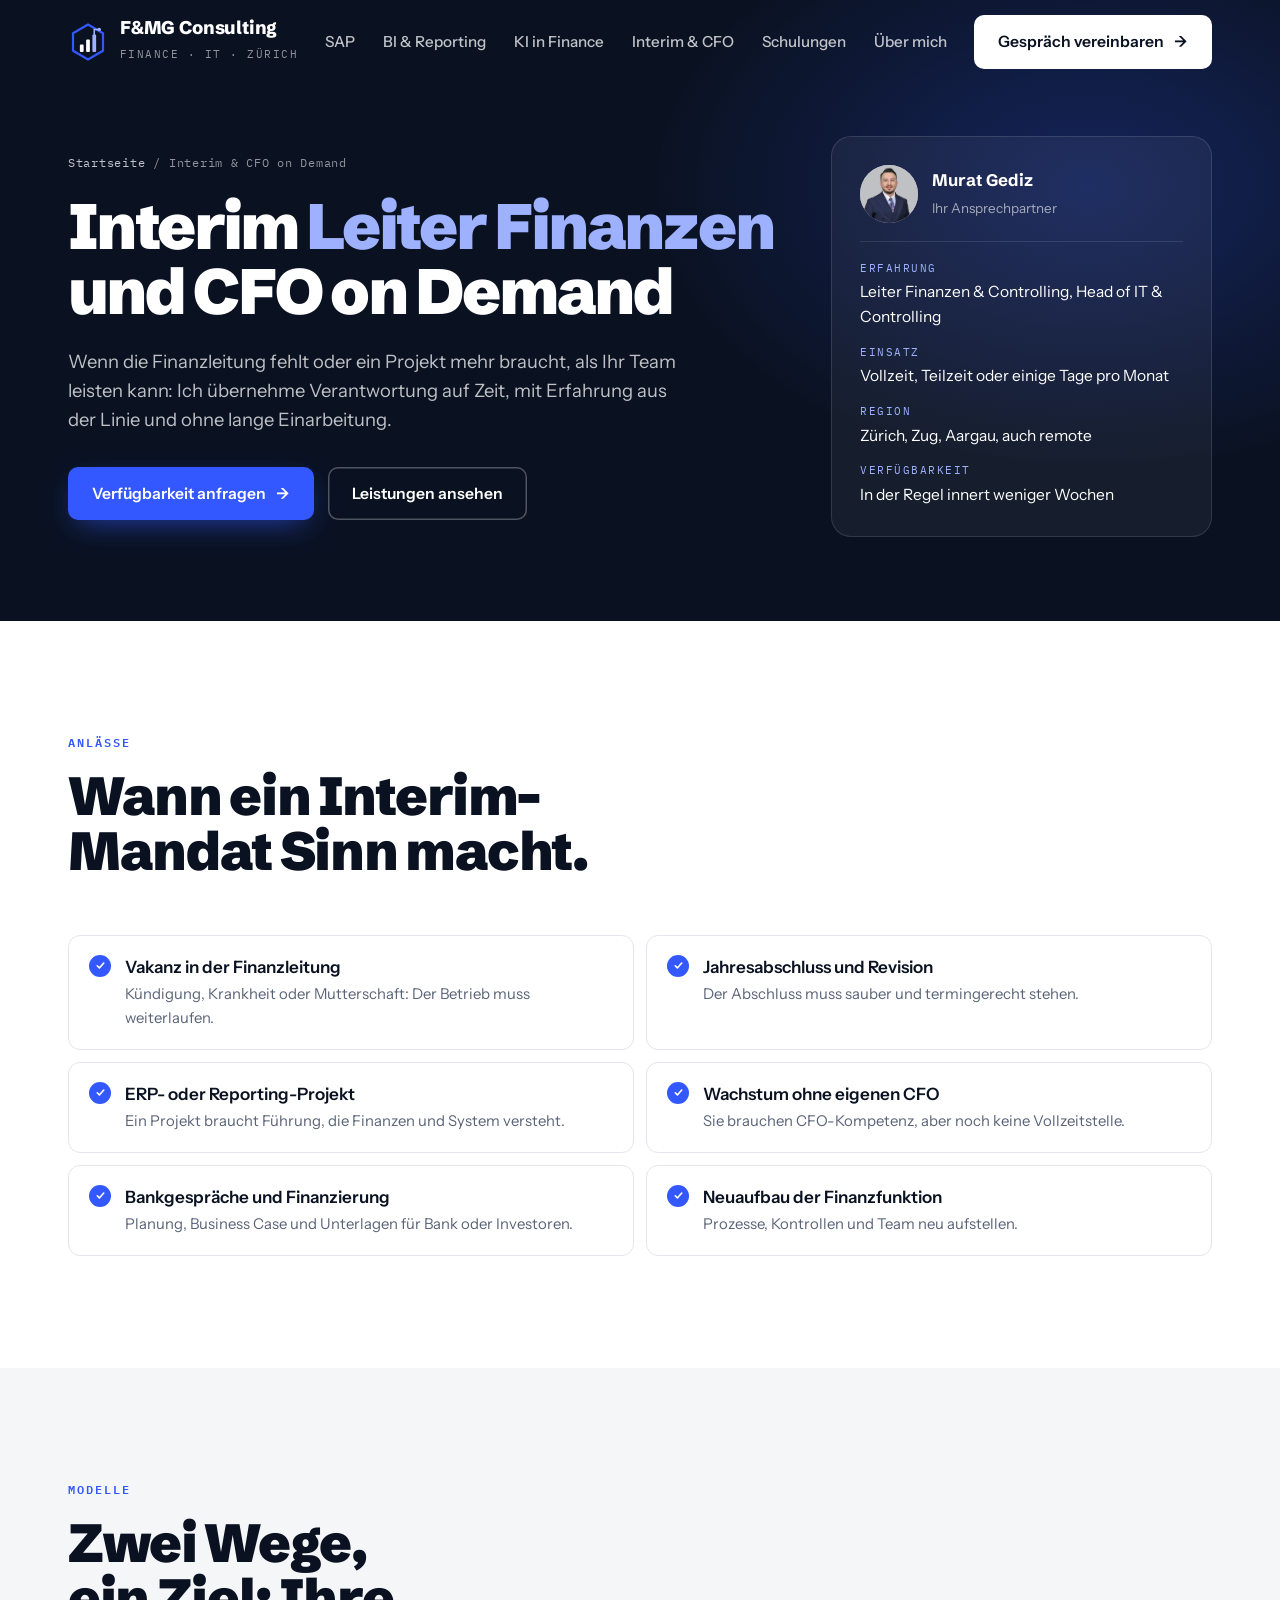
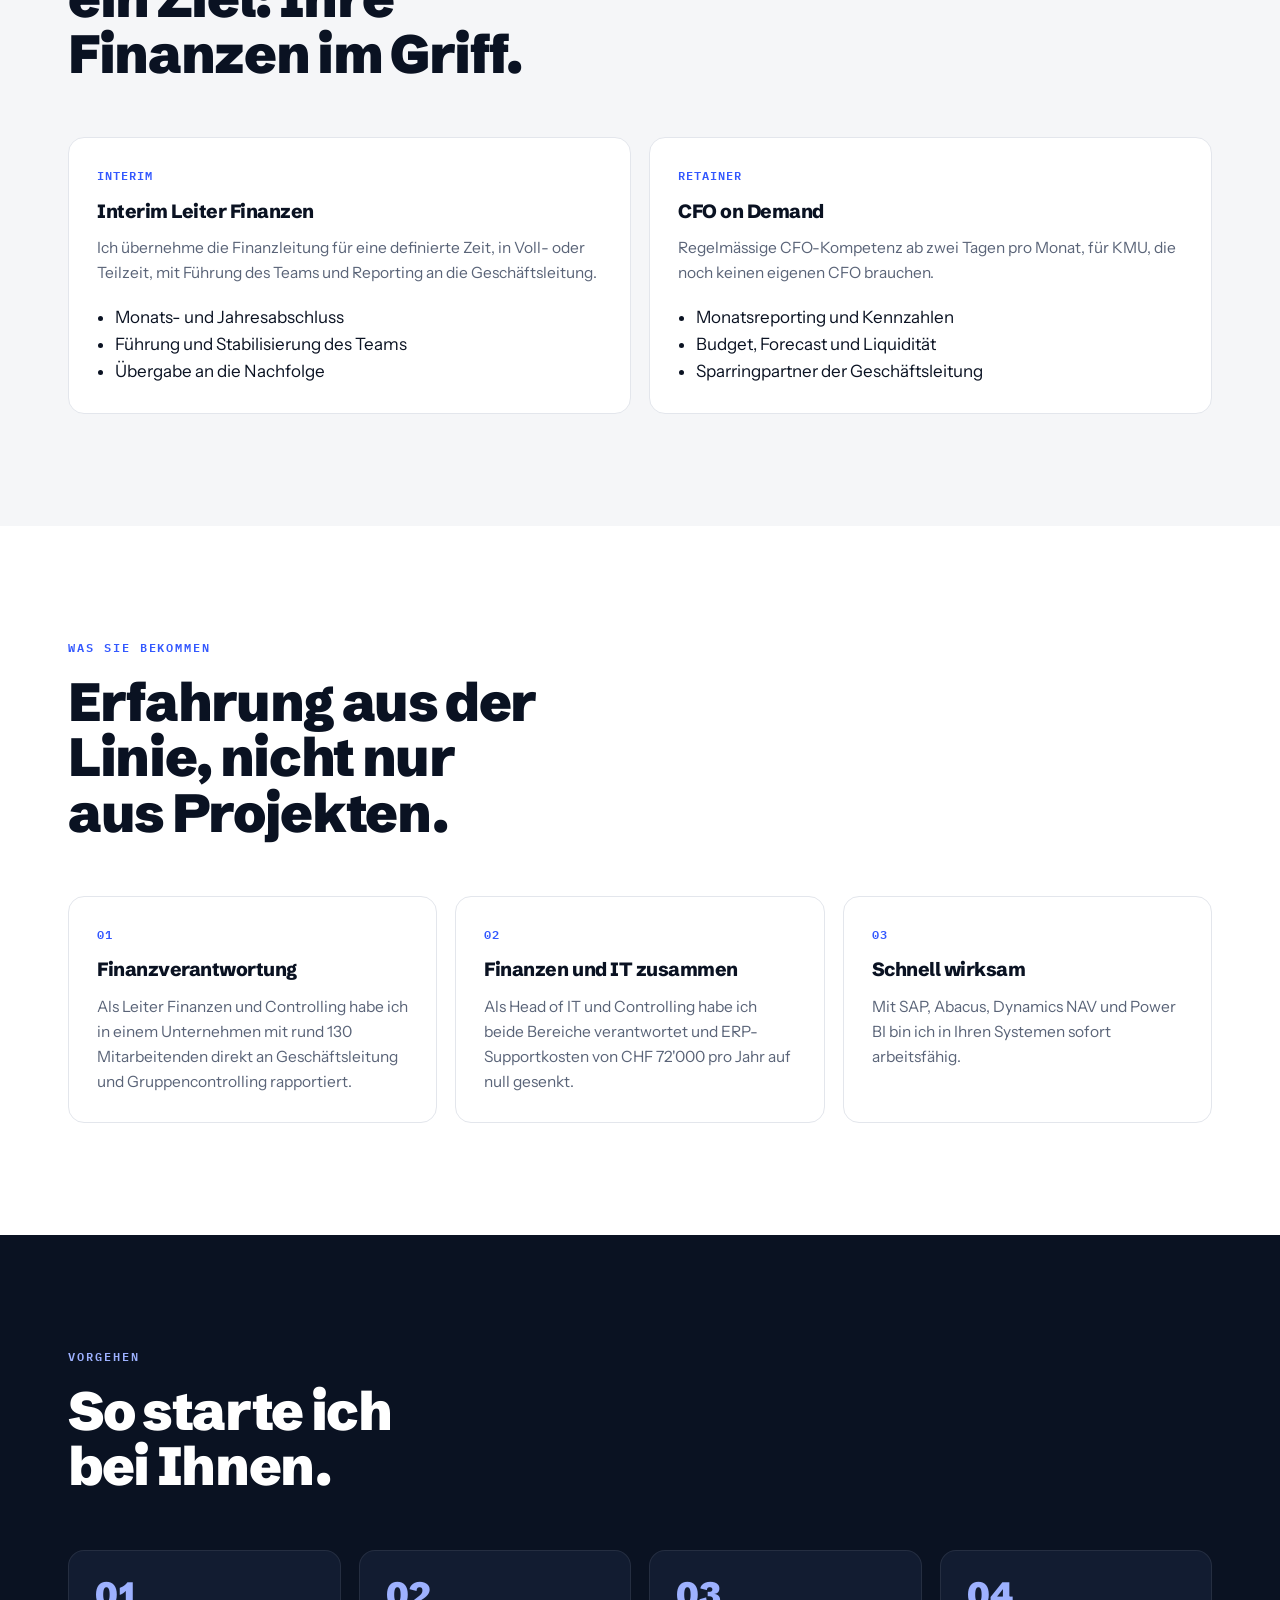
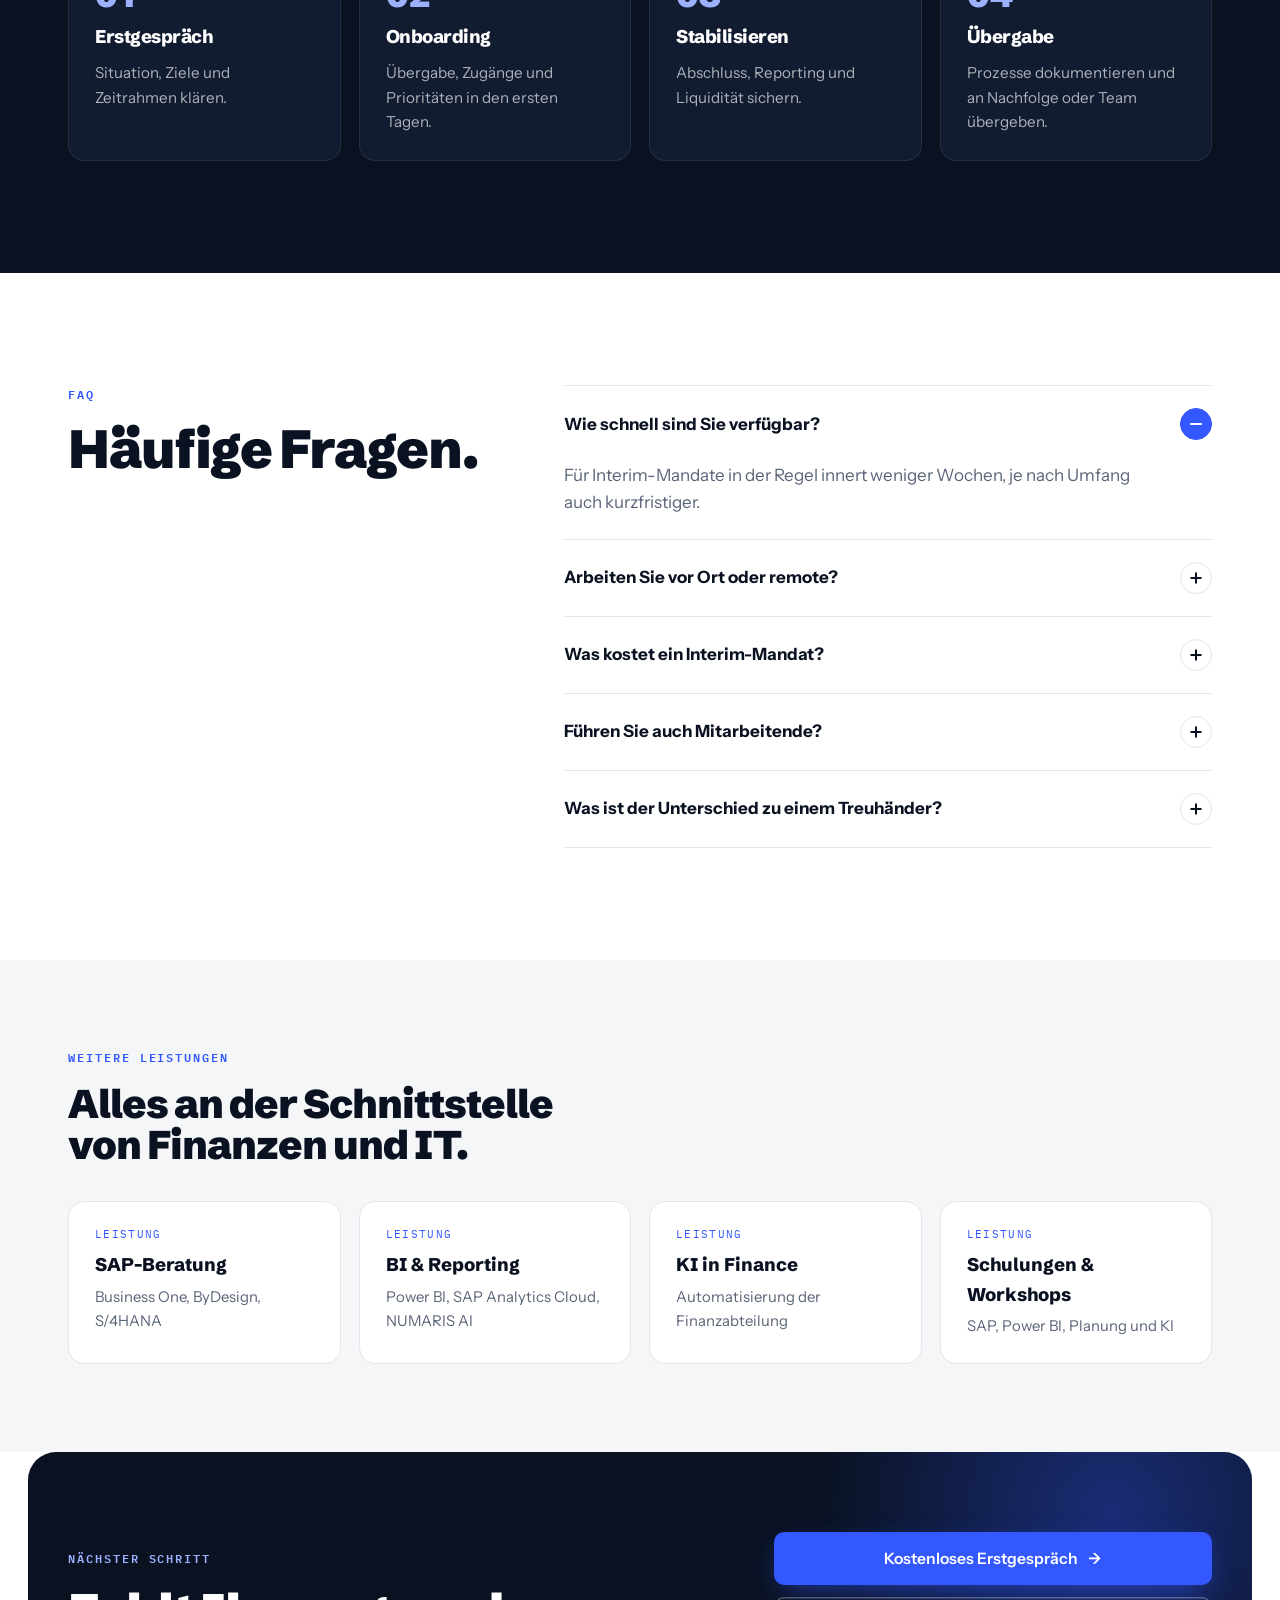
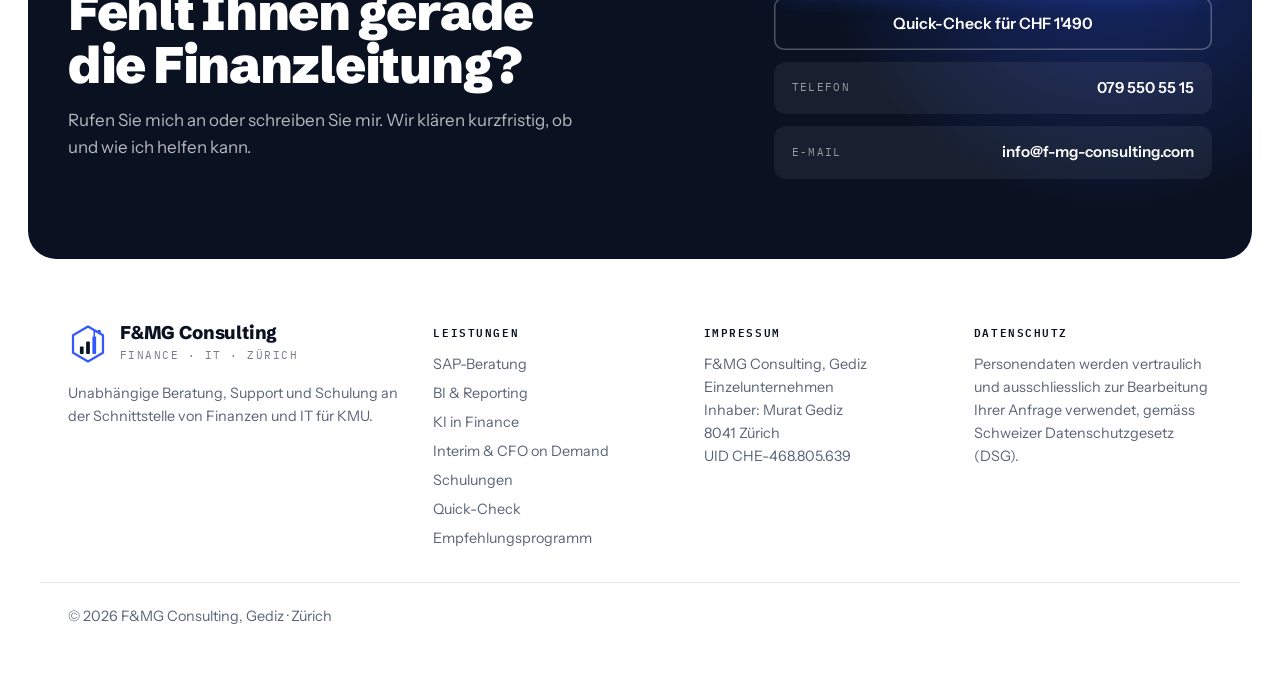
<file: interim-cfo-zuerich.html>
<!DOCTYPE html>
<html lang="de-CH">
<head>
<meta charset="utf-8">
<meta name="viewport" content="width=device-width, initial-scale=1">
<title>Interim Leiter Finanzen &amp; CFO on Demand in Zürich | F&amp;MG Consulting</title>
<meta name="description" content="Interim Leiter Finanzen und CFO on Demand für KMU in Zürich, Zug und Aargau: Vakanz überbrücken, Abschluss sichern, Reporting und ERP-Projekte führen. Kurzfristig verfügbar.">
<meta property="og:title" content="Interim Leiter Finanzen &amp; CFO on Demand in Zürich | F&amp;MG Consulting">
<meta property="og:description" content="Interim Leiter Finanzen und CFO on Demand für KMU in Zürich, Zug und Aargau: Vakanz überbrücken, Abschluss sichern, Reporting und ERP-Projekte führen. Kurzfristig verfügbar.">
<meta property="og:type" content="website">
<meta property="og:image" content="https://www.f-mg-consulting.com/og-image.png">
<meta property="og:image:width" content="1200">
<meta property="og:image:height" content="630">
<meta property="og:url" content="https://www.f-mg-consulting.com/interim-cfo-zuerich">
<meta property="og:site_name" content="F&amp;MG Consulting">
<meta name="twitter:card" content="summary_large_image">
<meta name="twitter:image" content="https://www.f-mg-consulting.com/og-image.png">
<link rel="icon" href="favicon.svg" type="image/svg+xml">
<link rel="canonical" href="https://www.f-mg-consulting.com/interim-cfo-zuerich">
<link rel="preconnect" href="https://fonts.googleapis.com">
<link rel="preconnect" href="https://fonts.gstatic.com" crossorigin>
<link href="https://fonts.googleapis.com/css2?family=Schibsted+Grotesk:wght@500;700;800;900&amp;family=Instrument+Sans:wght@400;500;600;700&amp;family=IBM+Plex+Mono:wght@400;500;600&amp;display=swap" rel="stylesheet">
<link rel="stylesheet" href="styles.css?v=20261118e">
<script type="application/ld+json">
{
 "@context": "https://schema.org",
 "@graph": [
  {
   "@type": "Service",
   "name": "Interim Leiter Finanzen und CFO on Demand",
   "serviceType": "Interim Leiter Finanzen und CFO on Demand",
   "url": "https://www.f-mg-consulting.com/interim-cfo-zuerich",
   "description": "Interim Leiter Finanzen und CFO on Demand für KMU in Zürich, Zug und Aargau: Vakanz überbrücken, Abschluss sichern, Reporting und ERP-Projekte führen. Kurzfristig verfügbar.",
   "provider": {
    "@type": "ProfessionalService",
    "name": "F&MG Consulting",
    "url": "https://www.f-mg-consulting.com/",
    "telephone": "+41795505515",
    "address": {
     "@type": "PostalAddress",
     "postalCode": "8041",
     "addressLocality": "Zürich",
     "addressCountry": "CH"
    }
   },
   "areaServed": [
    "Zürich",
    "Zug",
    "Aargau",
    "Deutschschweiz"
   ]
  },
  {
   "@type": "BreadcrumbList",
   "itemListElement": [
    {
     "@type": "ListItem",
     "position": 1,
     "name": "Startseite",
     "item": "https://www.f-mg-consulting.com/"
    },
    {
     "@type": "ListItem",
     "position": 2,
     "name": "Interim & CFO on Demand",
     "item": "https://www.f-mg-consulting.com/interim-cfo-zuerich"
    }
   ]
  },
  {
   "@type": "FAQPage",
   "mainEntity": [
    {
     "@type": "Question",
     "name": "Wie schnell sind Sie verfügbar?",
     "acceptedAnswer": {
      "@type": "Answer",
      "text": "Für Interim-Mandate in der Regel innert weniger Wochen, je nach Umfang auch kurzfristiger."
     }
    },
    {
     "@type": "Question",
     "name": "Arbeiten Sie vor Ort oder remote?",
     "acceptedAnswer": {
      "@type": "Answer",
      "text": "Beides. Im Raum Zürich, Zug und Aargau bin ich gerne vor Ort, besonders zu Beginn und bei Abschlüssen. Vieles lässt sich remote erledigen."
     }
    },
    {
     "@type": "Question",
     "name": "Was kostet ein Interim-Mandat?",
     "acceptedAnswer": {
      "@type": "Answer",
      "text": "Interim-Mandate rechne ich als Monatspauschale ab, CFO on Demand als Tagessatz. Sie erhalten vor dem Start eine transparente Offerte."
     }
    },
    {
     "@type": "Question",
     "name": "Führen Sie auch Mitarbeitende?",
     "acceptedAnswer": {
      "@type": "Answer",
      "text": "Ja. Ich habe Teams fachlich und disziplinarisch geführt und übernehme diese Rolle auch im Interim-Mandat."
     }
    },
    {
     "@type": "Question",
     "name": "Was ist der Unterschied zu einem Treuhänder?",
     "acceptedAnswer": {
      "@type": "Answer",
      "text": "Ein Treuhänder führt meist Buchhaltung und Steuern. Ich übernehme die Rolle der Finanzleitung: Steuerung, Reporting, Planung, Projekte und Führung."
     }
    }
   ]
  }
 ]
}
</script>
</head>
<body>
<header class="nav">
  <div class="wrap">
    <a class="brand" href="index.html" aria-label="F&amp;MG Consulting, Startseite">
      <span class="m"><svg width="40" height="40" viewBox="0 0 64 64" aria-hidden="true"><path d="M32 4 L56 18 L56 46 L32 60 L8 46 L8 18 Z" fill="none" stroke="#3358ff" stroke-width="3.5" stroke-linejoin="round"/><rect x="19" y="36" width="6" height="12" rx="1.5" fill="#ffffff"/><rect x="29" y="28" width="6" height="20" rx="1.5" fill="#ffffff"/><rect x="39" y="20" width="6" height="28" rx="1.5" fill="#9db1ff"/><path d="M42 20 V12 H50" fill="none" stroke="#9db1ff" stroke-width="2.5" stroke-linecap="round"/><circle cx="50" cy="12" r="2.8" fill="#9db1ff"/></svg></span>
      <span><b>F&amp;MG Consulting</b><small>Finance · IT · Zürich</small></span>
    </a>
    <ul>
      <li><a href="sap-beratung-zuerich.html">SAP</a></li>
      <li><a href="power-bi-controlling-kmu.html">BI &amp; Reporting</a></li>
      <li><a href="ki-finance-automatisierung.html">KI in Finance</a></li>
      <li><a href="interim-cfo-zuerich.html">Interim &amp; CFO</a></li>
      <li><a href="schulungen-sap-power-bi-finanzen.html">Schulungen</a></li>
      <li><a href="index.html#profil">Über mich</a></li>
    </ul>
    <a class="btn white" href="index.html#kontakt">Gespräch vereinbaren <span class="a">→</span></a>
  </div>
</header>
<main>
<section class="sub-hero">
  <div class="wrap">
    <div>
      <nav class="crumbs" aria-label="Brotkrumen"><a href="index.html">Startseite</a><span>/</span><span>Interim &amp; CFO on Demand</span></nav>
      <h1>Interim <em>Leiter Finanzen</em> und CFO on Demand</h1>
      <p class="lead">Wenn die Finanzleitung fehlt oder ein Projekt mehr braucht, als Ihr Team leisten kann: Ich übernehme Verantwortung auf Zeit, mit Erfahrung aus der Linie und ohne lange Einarbeitung.</p>
      <div class="ctas">
        <a class="btn primary" href="#kontakt">Verfügbarkeit anfragen <span class="a">→</span></a>
        <a class="btn ghost" href="#leistungen">Leistungen ansehen</a>
      </div>
    </div>
    <aside class="glance">
      <div class="who"><img src="murat-gediz.jpg" alt="Murat Gediz" width="58" height="58"><div><b>Murat Gediz</b><span>Ihr Ansprechpartner</span></div></div>
      <dl><div><dt>Erfahrung</dt><dd>Leiter Finanzen &amp; Controlling, Head of IT &amp; Controlling</dd></div><div><dt>Einsatz</dt><dd>Vollzeit, Teilzeit oder einige Tage pro Monat</dd></div><div><dt>Region</dt><dd>Zürich, Zug, Aargau, auch remote</dd></div><div><dt>Verfügbarkeit</dt><dd>In der Regel innert weniger Wochen</dd></div></dl>
    </aside>
  </div>
</section>
<section class="sec" id="leistungen">
  <div class="wrap">
    <div class="head"><div><span class="eyebrow">Anlässe</span><h2>Wann ein Interim-Mandat Sinn macht.</h2></div></div>
    <ul class="sit"><li><div>Vakanz in der Finanzleitung<span>Kündigung, Krankheit oder Mutterschaft: Der Betrieb muss weiterlaufen.</span></div></li><li><div>Jahresabschluss und Revision<span>Der Abschluss muss sauber und termingerecht stehen.</span></div></li><li><div>ERP- oder Reporting-Projekt<span>Ein Projekt braucht Führung, die Finanzen und System versteht.</span></div></li><li><div>Wachstum ohne eigenen CFO<span>Sie brauchen CFO-Kompetenz, aber noch keine Vollzeitstelle.</span></div></li><li><div>Bankgespräche und Finanzierung<span>Planung, Business Case und Unterlagen für Bank oder Investoren.</span></div></li><li><div>Neuaufbau der Finanzfunktion<span>Prozesse, Kontrollen und Team neu aufstellen.</span></div></li></ul>
  </div>
</section><section class="sec alt">
  <div class="wrap">
    <div class="head"><div><span class="eyebrow">Modelle</span><h2>Zwei Wege, ein Ziel: Ihre Finanzen im Griff.</h2></div></div>
    <div class="grid2">
<div class="box"><span class="n">INTERIM</span><h3>Interim Leiter Finanzen</h3><p>Ich übernehme die Finanzleitung für eine definierte Zeit, in Voll- oder Teilzeit, mit Führung des Teams und Reporting an die Geschäftsleitung.</p><ul style="margin:8px 0 0;padding-left:18px;color:var(--text)"><li>Monats- und Jahresabschluss</li><li>Führung und Stabilisierung des Teams</li><li>Übergabe an die Nachfolge</li></ul></div>
<div class="box"><span class="n">RETAINER</span><h3>CFO on Demand</h3><p>Regelmässige CFO-Kompetenz ab zwei Tagen pro Monat, für KMU, die noch keinen eigenen CFO brauchen.</p><ul style="margin:8px 0 0;padding-left:18px;color:var(--text)"><li>Monatsreporting und Kennzahlen</li><li>Budget, Forecast und Liquidität</li><li>Sparringpartner der Geschäftsleitung</li></ul></div>
</div>
  </div>
</section><section class="sec">
  <div class="wrap">
    <div class="head"><div><span class="eyebrow">Was Sie bekommen</span><h2>Erfahrung aus der Linie, nicht nur aus Projekten.</h2></div></div>
    <div class="grid3"><div class="box"><span class="n">01</span><h3>Finanzverantwortung</h3><p>Als Leiter Finanzen und Controlling habe ich in einem Unternehmen mit rund 130 Mitarbeitenden direkt an Geschäftsleitung und Gruppencontrolling rapportiert.</p></div><div class="box"><span class="n">02</span><h3>Finanzen und IT zusammen</h3><p>Als Head of IT und Controlling habe ich beide Bereiche verantwortet und ERP-Supportkosten von CHF 72&#x27;000 pro Jahr auf null gesenkt.</p></div><div class="box"><span class="n">03</span><h3>Schnell wirksam</h3><p>Mit SAP, Abacus, Dynamics NAV und Power BI bin ich in Ihren Systemen sofort arbeitsfähig.</p></div></div>
  </div>
</section><section class="sec dark">
  <div class="wrap">
    <div class="head"><div><span class="eyebrow">Vorgehen</span><h2>So starte ich bei Ihnen.</h2></div></div>
    <ol class="steps-l"><li><h3>Erstgespräch</h3><p>Situation, Ziele und Zeitrahmen klären.</p></li><li><h3>Onboarding</h3><p>Übergabe, Zugänge und Prioritäten in den ersten Tagen.</p></li><li><h3>Stabilisieren</h3><p>Abschluss, Reporting und Liquidität sichern.</p></li><li><h3>Übergabe</h3><p>Prozesse dokumentieren und an Nachfolge oder Team übergeben.</p></li></ol>
  </div>
</section>
<section class="sec" id="faq">
  <div class="wrap faq">
    <div><span class="eyebrow">FAQ</span><h2>Häufige Fragen.</h2></div>
    <div><details open><summary>Wie schnell sind Sie verfügbar?<i></i></summary><p>Für Interim-Mandate in der Regel innert weniger Wochen, je nach Umfang auch kurzfristiger.</p></details><details><summary>Arbeiten Sie vor Ort oder remote?<i></i></summary><p>Beides. Im Raum Zürich, Zug und Aargau bin ich gerne vor Ort, besonders zu Beginn und bei Abschlüssen. Vieles lässt sich remote erledigen.</p></details><details><summary>Was kostet ein Interim-Mandat?<i></i></summary><p>Interim-Mandate rechne ich als Monatspauschale ab, CFO on Demand als Tagessatz. Sie erhalten vor dem Start eine transparente Offerte.</p></details><details><summary>Führen Sie auch Mitarbeitende?<i></i></summary><p>Ja. Ich habe Teams fachlich und disziplinarisch geführt und übernehme diese Rolle auch im Interim-Mandat.</p></details><details><summary>Was ist der Unterschied zu einem Treuhänder?<i></i></summary><p>Ein Treuhänder führt meist Buchhaltung und Steuern. Ich übernehme die Rolle der Finanzleitung: Steuerung, Reporting, Planung, Projekte und Führung.</p></details></div>
  </div>
</section>
<section class="sec alt" style="padding:88px 0">
  <div class="wrap">
    <div class="head" style="margin-bottom:36px"><div><span class="eyebrow">Weitere Leistungen</span><h2 style="font-size:clamp(1.8rem,3.2vw,2.5rem)">Alles an der Schnittstelle von Finanzen und IT.</h2></div></div>
    <div class="related"><a href="sap-beratung-zuerich.html"><small>Leistung</small><b>SAP-Beratung</b><span>Business One, ByDesign, S/4HANA</span></a><a href="power-bi-controlling-kmu.html"><small>Leistung</small><b>BI &amp; Reporting</b><span>Power BI, SAP Analytics Cloud, NUMARIS AI</span></a><a href="ki-finance-automatisierung.html"><small>Leistung</small><b>KI in Finance</b><span>Automatisierung der Finanzabteilung</span></a><a href="schulungen-sap-power-bi-finanzen.html"><small>Leistung</small><b>Schulungen &amp; Workshops</b><span>SAP, Power BI, Planung und KI</span></a></div>
  </div>
</section>
<section class="cta-band" id="kontakt">
  <div class="wrap">
    <div>
      <span class="eyebrow" style="color:var(--accent-2)">Nächster Schritt</span>
      <h2>Fehlt Ihnen gerade die Finanzleitung?</h2>
      <p>Rufen Sie mich an oder schreiben Sie mir. Wir klären kurzfristig, ob und wie ich helfen kann.</p>
    </div>
    <div class="acts">
      <a class="btn primary" href="index.html#kontakt">Kostenloses Erstgespräch <span class="a">→</span></a>
      <a class="btn ghost" href="index.html#quick-check">Quick-Check für CHF 1'490</a>
      <div class="line"><small>Telefon</small><a href="tel:+41795505515">079 550 55 15</a></div>
      <div class="line"><small>E-Mail</small><a href="mailto:info@f-mg-consulting.com">info@f-mg-consulting.com</a></div>
    </div>
  </div>
</section>
</main>
<footer>
  <div class="wrap">
    <div>
      <a class="brand" href="index.html"><span class="m"><svg width="40" height="40" viewBox="0 0 64 64" aria-hidden="true"><path d="M32 4 L56 18 L56 46 L32 60 L8 46 L8 18 Z" fill="none" stroke="#3358ff" stroke-width="3.5" stroke-linejoin="round"/><rect x="19" y="36" width="6" height="12" rx="1.5" fill="#0a1222"/><rect x="29" y="28" width="6" height="20" rx="1.5" fill="#0a1222"/><rect x="39" y="20" width="6" height="28" rx="1.5" fill="#3358ff"/><path d="M42 20 V12 H50" fill="none" stroke="#3358ff" stroke-width="2.5" stroke-linecap="round"/><circle cx="50" cy="12" r="2.8" fill="#3358ff"/></svg></span><span><b>F&amp;MG Consulting</b><small>Finance · IT · Zürich</small></span></a>
      <p style="margin-top:16px;max-width:27em">Unabhängige Beratung, Support und Schulung an der Schnittstelle von Finanzen und IT für KMU.</p>
    </div>
    <div><h4>Leistungen</h4><ul><li><a href="sap-beratung-zuerich.html">SAP-Beratung</a></li><li><a href="power-bi-controlling-kmu.html">BI &amp; Reporting</a></li><li><a href="ki-finance-automatisierung.html">KI in Finance</a></li><li><a href="interim-cfo-zuerich.html">Interim &amp; CFO on Demand</a></li><li><a href="schulungen-sap-power-bi-finanzen.html">Schulungen</a></li><li><a href="index.html#quick-check">Quick-Check</a></li><li><a href="index.html#empfehlung">Empfehlungsprogramm</a></li></ul></div>
    <div><h4>Impressum</h4><p>F&amp;MG Consulting, Gediz<br>Einzelunternehmen<br>Inhaber: Murat Gediz<br>8041 Zürich<br>UID CHE-468.805.639</p></div>
    <div><h4>Datenschutz</h4><p>Personendaten werden vertraulich und ausschliesslich zur Bearbeitung Ihrer Anfrage verwendet, gemäss Schweizer Datenschutzgesetz (DSG).</p></div>
  </div>
  <div class="wrap legal"><span>© 2026 F&amp;MG Consulting, Gediz · Zürich</span></div>
</footer>

</body>
</html>
</file>
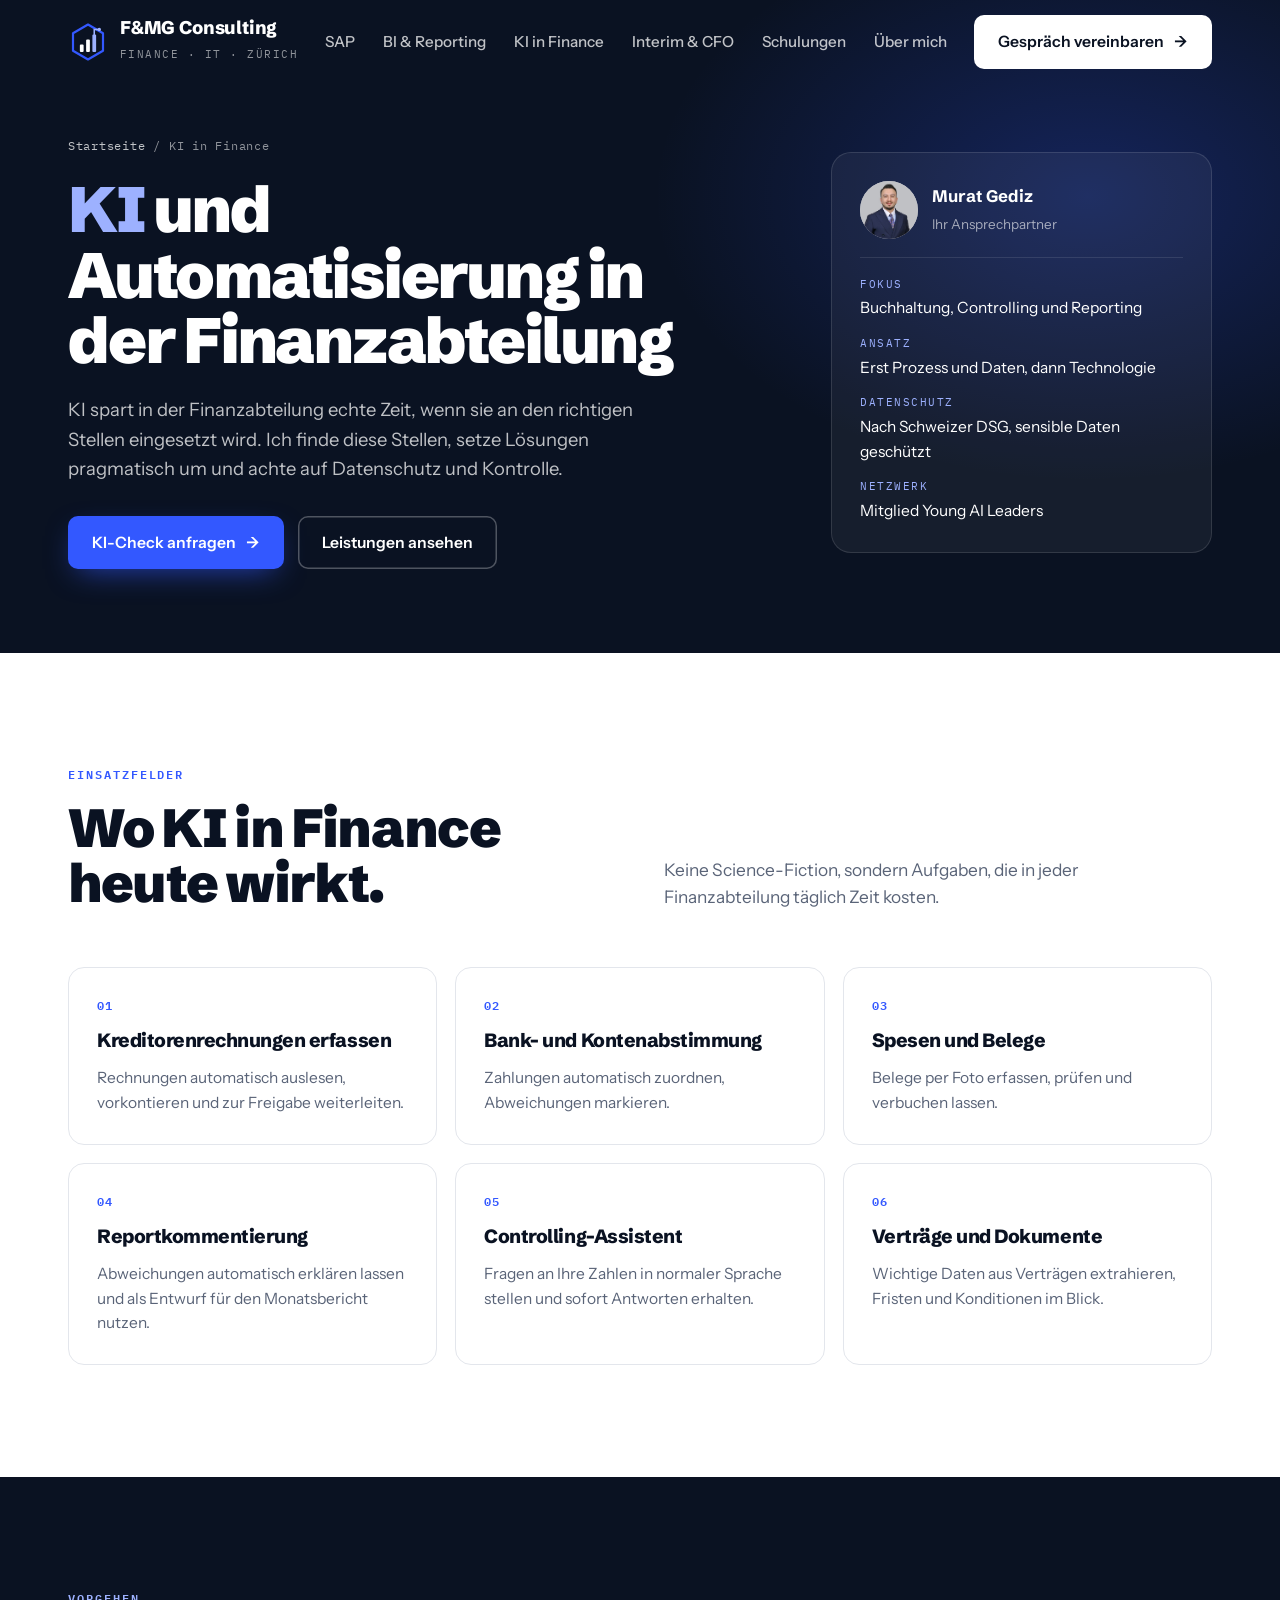
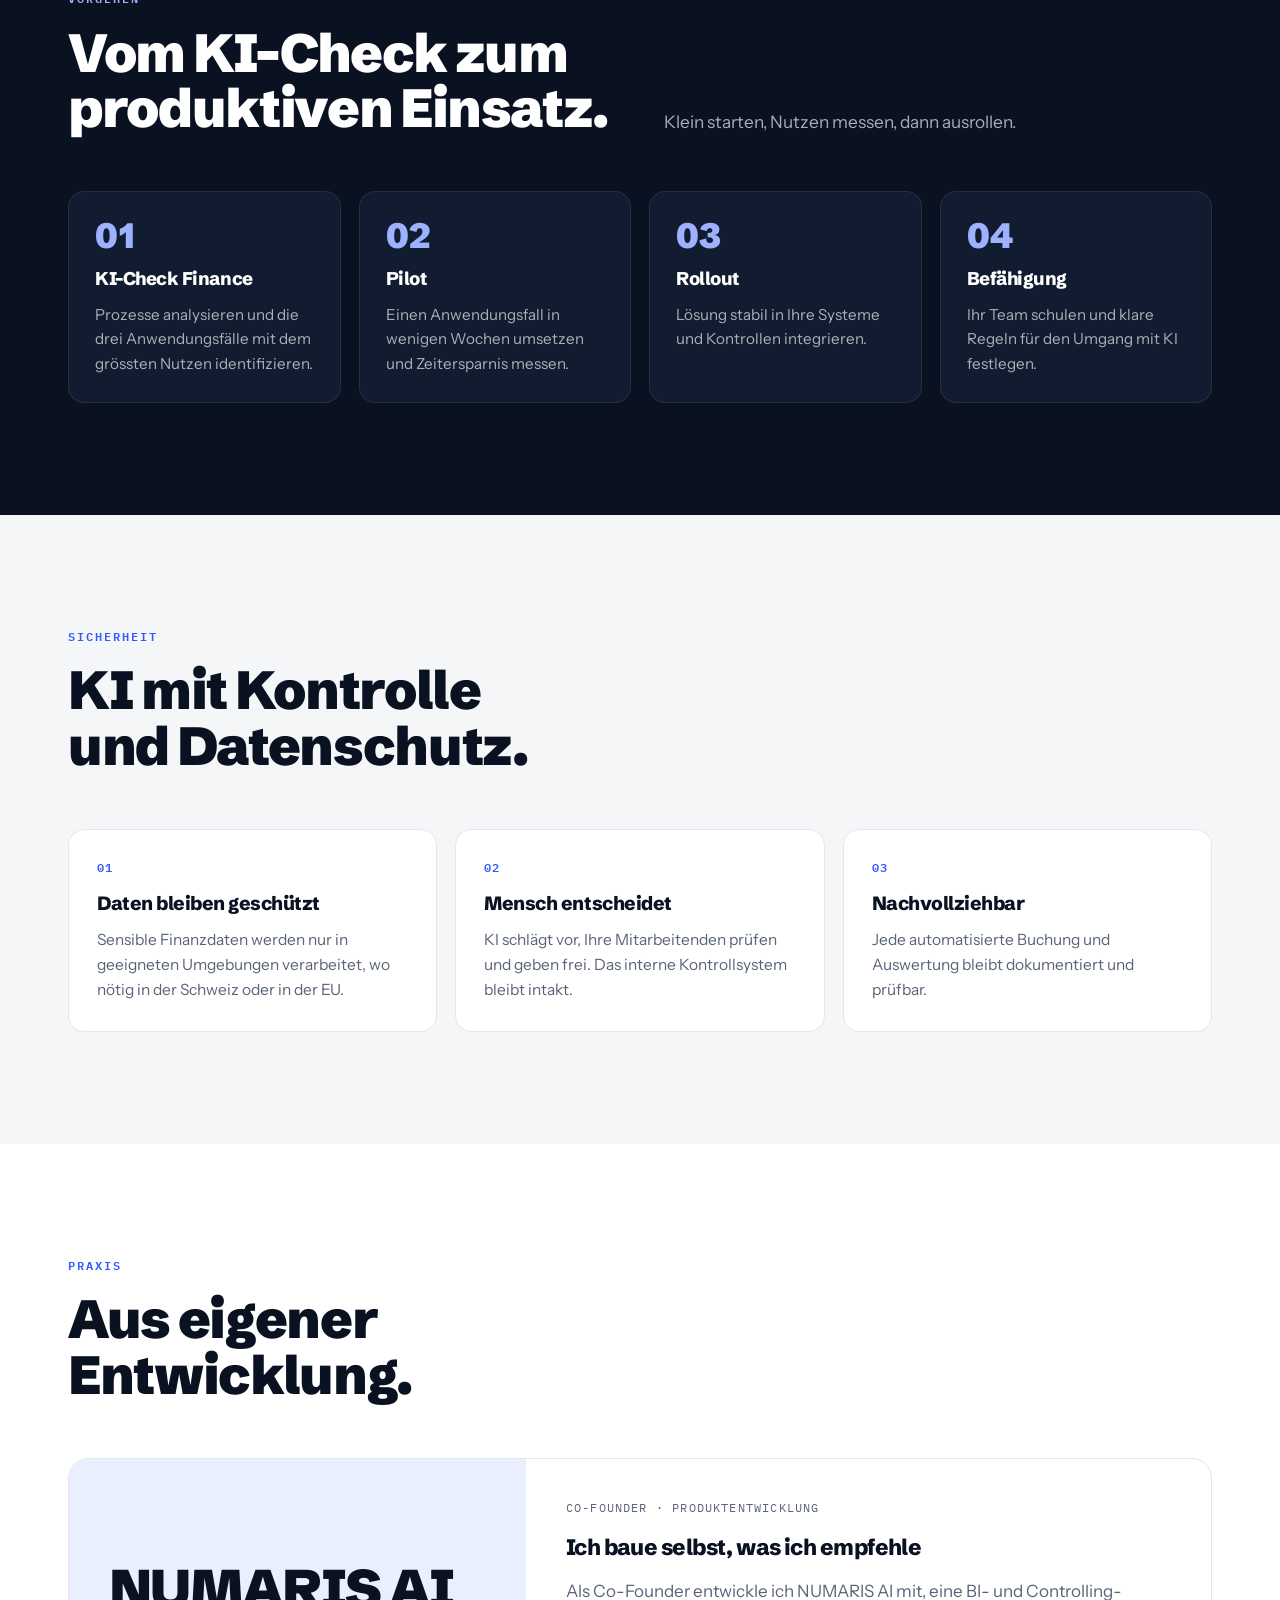
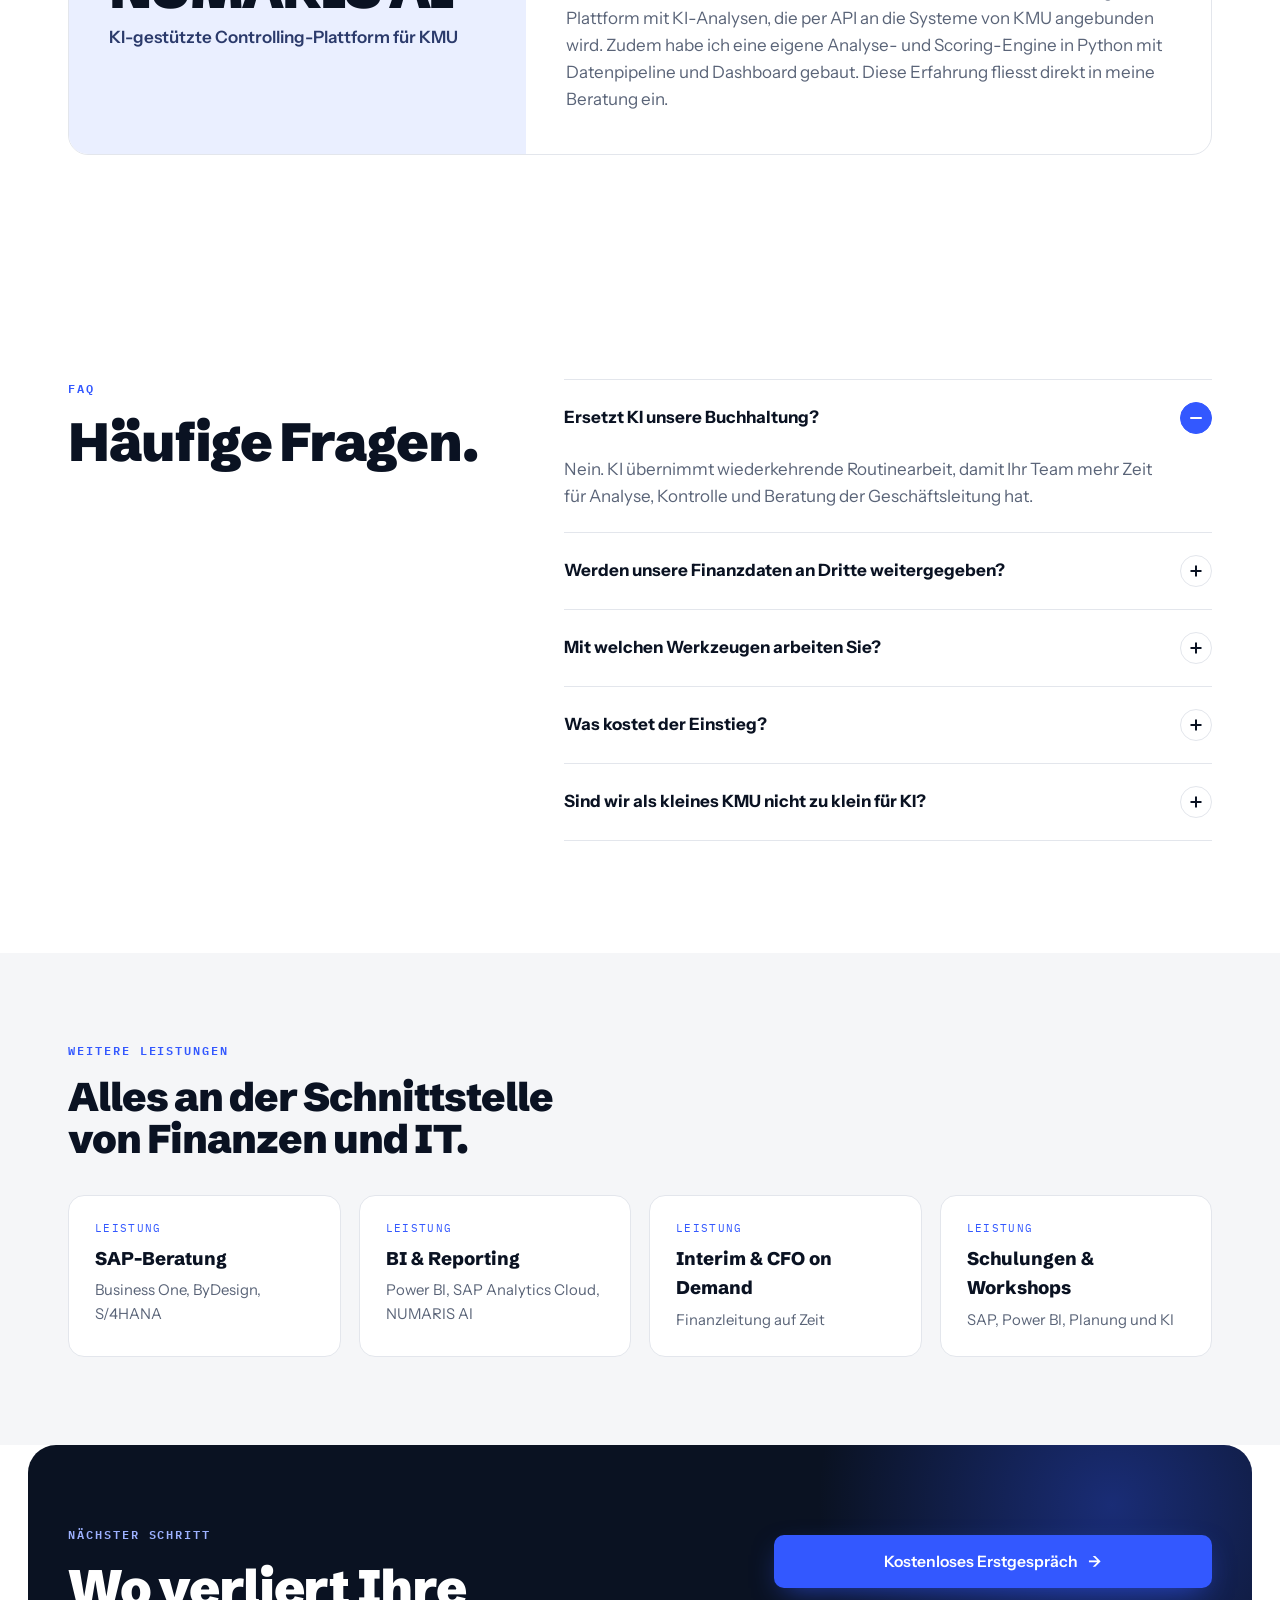
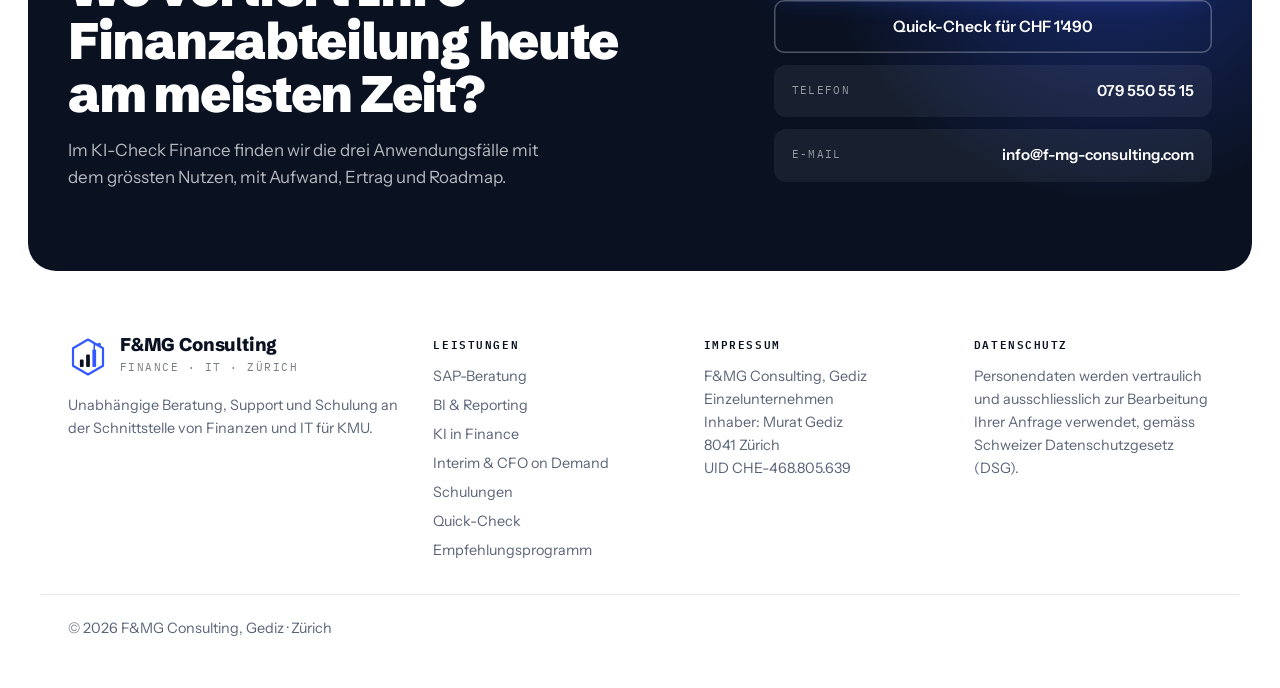
<file: ki-finance-automatisierung.html>
<!DOCTYPE html>
<html lang="de-CH">
<head>
<meta charset="utf-8">
<meta name="viewport" content="width=device-width, initial-scale=1">
<title>KI in Finance &amp; Automatisierung für KMU in Zürich | F&amp;MG Consulting</title>
<meta name="description" content="KI und Automatisierung in der Finanzabteilung von KMU: Belegerfassung, Abstimmungen, Reportkommentierung und Controlling-Assistenten. Pragmatisch, messbar und datenschutzkonform.">
<meta property="og:title" content="KI in Finance &amp; Automatisierung für KMU in Zürich | F&amp;MG Consulting">
<meta property="og:description" content="KI und Automatisierung in der Finanzabteilung von KMU: Belegerfassung, Abstimmungen, Reportkommentierung und Controlling-Assistenten. Pragmatisch, messbar und datenschutzkonform.">
<meta property="og:type" content="website">
<meta property="og:image" content="https://www.f-mg-consulting.com/og-image.png">
<meta property="og:image:width" content="1200">
<meta property="og:image:height" content="630">
<meta property="og:url" content="https://www.f-mg-consulting.com/ki-finance-automatisierung">
<meta property="og:site_name" content="F&amp;MG Consulting">
<meta name="twitter:card" content="summary_large_image">
<meta name="twitter:image" content="https://www.f-mg-consulting.com/og-image.png">
<link rel="icon" href="favicon.svg" type="image/svg+xml">
<link rel="canonical" href="https://www.f-mg-consulting.com/ki-finance-automatisierung">
<link rel="preconnect" href="https://fonts.googleapis.com">
<link rel="preconnect" href="https://fonts.gstatic.com" crossorigin>
<link href="https://fonts.googleapis.com/css2?family=Schibsted+Grotesk:wght@500;700;800;900&amp;family=Instrument+Sans:wght@400;500;600;700&amp;family=IBM+Plex+Mono:wght@400;500;600&amp;display=swap" rel="stylesheet">
<link rel="stylesheet" href="styles.css?v=20261118e">
<script type="application/ld+json">
{
 "@context": "https://schema.org",
 "@graph": [
  {
   "@type": "Service",
   "name": "KI und Automatisierung in der Finanzabteilung",
   "serviceType": "KI und Automatisierung in der Finanzabteilung",
   "url": "https://www.f-mg-consulting.com/ki-finance-automatisierung",
   "description": "KI und Automatisierung in der Finanzabteilung von KMU: Belegerfassung, Abstimmungen, Reportkommentierung und Controlling-Assistenten. Pragmatisch, messbar und datenschutzkonform.",
   "provider": {
    "@type": "ProfessionalService",
    "name": "F&MG Consulting",
    "url": "https://www.f-mg-consulting.com/",
    "telephone": "+41795505515",
    "address": {
     "@type": "PostalAddress",
     "postalCode": "8041",
     "addressLocality": "Zürich",
     "addressCountry": "CH"
    }
   },
   "areaServed": [
    "Zürich",
    "Zug",
    "Aargau",
    "Deutschschweiz"
   ]
  },
  {
   "@type": "BreadcrumbList",
   "itemListElement": [
    {
     "@type": "ListItem",
     "position": 1,
     "name": "Startseite",
     "item": "https://www.f-mg-consulting.com/"
    },
    {
     "@type": "ListItem",
     "position": 2,
     "name": "KI in Finance",
     "item": "https://www.f-mg-consulting.com/ki-finance-automatisierung"
    }
   ]
  },
  {
   "@type": "FAQPage",
   "mainEntity": [
    {
     "@type": "Question",
     "name": "Ersetzt KI unsere Buchhaltung?",
     "acceptedAnswer": {
      "@type": "Answer",
      "text": "Nein. KI übernimmt wiederkehrende Routinearbeit, damit Ihr Team mehr Zeit für Analyse, Kontrolle und Beratung der Geschäftsleitung hat."
     }
    },
    {
     "@type": "Question",
     "name": "Werden unsere Finanzdaten an Dritte weitergegeben?",
     "acceptedAnswer": {
      "@type": "Answer",
      "text": "Nur so weit, wie Sie es freigeben. Ich wähle Lösungen, die zum Schweizer Datenschutzgesetz passen, und definiere mit Ihnen, welche Daten wo verarbeitet werden."
     }
    },
    {
     "@type": "Question",
     "name": "Mit welchen Werkzeugen arbeiten Sie?",
     "acceptedAnswer": {
      "@type": "Answer",
      "text": "Je nach Umgebung mit Microsoft-Lösungen wie Power Automate und Copilot, mit Automatisierungsplattformen oder mit spezialisierten KI-Diensten. Entscheidend ist, was zu Ihren Systemen passt."
     }
    },
    {
     "@type": "Question",
     "name": "Was kostet der Einstieg?",
     "acceptedAnswer": {
      "@type": "Answer",
      "text": "Der KI-Check Finance kostet CHF 1'490 zum Festpreis und wird bei einem Folgeauftrag voll angerechnet."
     }
    },
    {
     "@type": "Question",
     "name": "Sind wir als kleines KMU nicht zu klein für KI?",
     "acceptedAnswer": {
      "@type": "Answer",
      "text": "Nein. Gerade kleine Finanzteams profitieren, weil jede gesparte Stunde direkt spürbar ist. Viele Lösungen funktionieren mit bestehenden Microsoft-365-Lizenzen."
     }
    }
   ]
  }
 ]
}
</script>
</head>
<body>
<header class="nav">
  <div class="wrap">
    <a class="brand" href="index.html" aria-label="F&amp;MG Consulting, Startseite">
      <span class="m"><svg width="40" height="40" viewBox="0 0 64 64" aria-hidden="true"><path d="M32 4 L56 18 L56 46 L32 60 L8 46 L8 18 Z" fill="none" stroke="#3358ff" stroke-width="3.5" stroke-linejoin="round"/><rect x="19" y="36" width="6" height="12" rx="1.5" fill="#ffffff"/><rect x="29" y="28" width="6" height="20" rx="1.5" fill="#ffffff"/><rect x="39" y="20" width="6" height="28" rx="1.5" fill="#9db1ff"/><path d="M42 20 V12 H50" fill="none" stroke="#9db1ff" stroke-width="2.5" stroke-linecap="round"/><circle cx="50" cy="12" r="2.8" fill="#9db1ff"/></svg></span>
      <span><b>F&amp;MG Consulting</b><small>Finance · IT · Zürich</small></span>
    </a>
    <ul>
      <li><a href="sap-beratung-zuerich.html">SAP</a></li>
      <li><a href="power-bi-controlling-kmu.html">BI &amp; Reporting</a></li>
      <li><a href="ki-finance-automatisierung.html">KI in Finance</a></li>
      <li><a href="interim-cfo-zuerich.html">Interim &amp; CFO</a></li>
      <li><a href="schulungen-sap-power-bi-finanzen.html">Schulungen</a></li>
      <li><a href="index.html#profil">Über mich</a></li>
    </ul>
    <a class="btn white" href="index.html#kontakt">Gespräch vereinbaren <span class="a">→</span></a>
  </div>
</header>
<main>
<section class="sub-hero">
  <div class="wrap">
    <div>
      <nav class="crumbs" aria-label="Brotkrumen"><a href="index.html">Startseite</a><span>/</span><span>KI in Finance</span></nav>
      <h1><em>KI</em> und Automatisierung in der Finanzabteilung</h1>
      <p class="lead">KI spart in der Finanzabteilung echte Zeit, wenn sie an den richtigen Stellen eingesetzt wird. Ich finde diese Stellen, setze Lösungen pragmatisch um und achte auf Datenschutz und Kontrolle.</p>
      <div class="ctas">
        <a class="btn primary" href="#kontakt">KI-Check anfragen <span class="a">→</span></a>
        <a class="btn ghost" href="#leistungen">Leistungen ansehen</a>
      </div>
    </div>
    <aside class="glance">
      <div class="who"><img src="murat-gediz.jpg" alt="Murat Gediz" width="58" height="58"><div><b>Murat Gediz</b><span>Ihr Ansprechpartner</span></div></div>
      <dl><div><dt>Fokus</dt><dd>Buchhaltung, Controlling und Reporting</dd></div><div><dt>Ansatz</dt><dd>Erst Prozess und Daten, dann Technologie</dd></div><div><dt>Datenschutz</dt><dd>Nach Schweizer DSG, sensible Daten geschützt</dd></div><div><dt>Netzwerk</dt><dd>Mitglied Young AI Leaders</dd></div></dl>
    </aside>
  </div>
</section>
<section class="sec" id="leistungen">
  <div class="wrap">
    <div class="head"><div><span class="eyebrow">Einsatzfelder</span><h2>Wo KI in Finance heute wirkt.</h2></div><p>Keine Science-Fiction, sondern Aufgaben, die in jeder Finanzabteilung täglich Zeit kosten.</p></div>
    <div class="grid3"><div class="box"><span class="n">01</span><h3>Kreditorenrechnungen erfassen</h3><p>Rechnungen automatisch auslesen, vorkontieren und zur Freigabe weiterleiten.</p></div><div class="box"><span class="n">02</span><h3>Bank- und Kontenabstimmung</h3><p>Zahlungen automatisch zuordnen, Abweichungen markieren.</p></div><div class="box"><span class="n">03</span><h3>Spesen und Belege</h3><p>Belege per Foto erfassen, prüfen und verbuchen lassen.</p></div><div class="box"><span class="n">04</span><h3>Reportkommentierung</h3><p>Abweichungen automatisch erklären lassen und als Entwurf für den Monatsbericht nutzen.</p></div><div class="box"><span class="n">05</span><h3>Controlling-Assistent</h3><p>Fragen an Ihre Zahlen in normaler Sprache stellen und sofort Antworten erhalten.</p></div><div class="box"><span class="n">06</span><h3>Verträge und Dokumente</h3><p>Wichtige Daten aus Verträgen extrahieren, Fristen und Konditionen im Blick.</p></div></div>
  </div>
</section><section class="sec dark">
  <div class="wrap">
    <div class="head"><div><span class="eyebrow">Vorgehen</span><h2>Vom KI-Check zum produktiven Einsatz.</h2></div><p>Klein starten, Nutzen messen, dann ausrollen.</p></div>
    <ol class="steps-l"><li><h3>KI-Check Finance</h3><p>Prozesse analysieren und die drei Anwendungsfälle mit dem grössten Nutzen identifizieren.</p></li><li><h3>Pilot</h3><p>Einen Anwendungsfall in wenigen Wochen umsetzen und Zeitersparnis messen.</p></li><li><h3>Rollout</h3><p>Lösung stabil in Ihre Systeme und Kontrollen integrieren.</p></li><li><h3>Befähigung</h3><p>Ihr Team schulen und klare Regeln für den Umgang mit KI festlegen.</p></li></ol>
  </div>
</section><section class="sec alt">
  <div class="wrap">
    <div class="head"><div><span class="eyebrow">Sicherheit</span><h2>KI mit Kontrolle und Datenschutz.</h2></div></div>
    <div class="grid3"><div class="box"><span class="n">01</span><h3>Daten bleiben geschützt</h3><p>Sensible Finanzdaten werden nur in geeigneten Umgebungen verarbeitet, wo nötig in der Schweiz oder in der EU.</p></div><div class="box"><span class="n">02</span><h3>Mensch entscheidet</h3><p>KI schlägt vor, Ihre Mitarbeitenden prüfen und geben frei. Das interne Kontrollsystem bleibt intakt.</p></div><div class="box"><span class="n">03</span><h3>Nachvollziehbar</h3><p>Jede automatisierte Buchung und Auswertung bleibt dokumentiert und prüfbar.</p></div></div>
  </div>
</section><section class="sec">
  <div class="wrap">
    <div class="head"><div><span class="eyebrow">Praxis</span><h2>Aus eigener Entwicklung.</h2></div></div>
    <div class="casewide"><div class="k"><b>NUMARIS AI</b><span>KI-gestützte Controlling-Plattform für KMU</span></div><div class="b"><span class="ctx">Co-Founder · Produktentwicklung</span><h3>Ich baue selbst, was ich empfehle</h3><p>Als Co-Founder entwickle ich NUMARIS AI mit, eine BI- und Controlling-Plattform mit KI-Analysen, die per API an die Systeme von KMU angebunden wird. Zudem habe ich eine eigene Analyse- und Scoring-Engine in Python mit Datenpipeline und Dashboard gebaut. Diese Erfahrung fliesst direkt in meine Beratung ein.</p></div></div>
  </div>
</section>
<section class="sec" id="faq">
  <div class="wrap faq">
    <div><span class="eyebrow">FAQ</span><h2>Häufige Fragen.</h2></div>
    <div><details open><summary>Ersetzt KI unsere Buchhaltung?<i></i></summary><p>Nein. KI übernimmt wiederkehrende Routinearbeit, damit Ihr Team mehr Zeit für Analyse, Kontrolle und Beratung der Geschäftsleitung hat.</p></details><details><summary>Werden unsere Finanzdaten an Dritte weitergegeben?<i></i></summary><p>Nur so weit, wie Sie es freigeben. Ich wähle Lösungen, die zum Schweizer Datenschutzgesetz passen, und definiere mit Ihnen, welche Daten wo verarbeitet werden.</p></details><details><summary>Mit welchen Werkzeugen arbeiten Sie?<i></i></summary><p>Je nach Umgebung mit Microsoft-Lösungen wie Power Automate und Copilot, mit Automatisierungsplattformen oder mit spezialisierten KI-Diensten. Entscheidend ist, was zu Ihren Systemen passt.</p></details><details><summary>Was kostet der Einstieg?<i></i></summary><p>Der KI-Check Finance kostet CHF 1&#x27;490 zum Festpreis und wird bei einem Folgeauftrag voll angerechnet.</p></details><details><summary>Sind wir als kleines KMU nicht zu klein für KI?<i></i></summary><p>Nein. Gerade kleine Finanzteams profitieren, weil jede gesparte Stunde direkt spürbar ist. Viele Lösungen funktionieren mit bestehenden Microsoft-365-Lizenzen.</p></details></div>
  </div>
</section>
<section class="sec alt" style="padding:88px 0">
  <div class="wrap">
    <div class="head" style="margin-bottom:36px"><div><span class="eyebrow">Weitere Leistungen</span><h2 style="font-size:clamp(1.8rem,3.2vw,2.5rem)">Alles an der Schnittstelle von Finanzen und IT.</h2></div></div>
    <div class="related"><a href="sap-beratung-zuerich.html"><small>Leistung</small><b>SAP-Beratung</b><span>Business One, ByDesign, S/4HANA</span></a><a href="power-bi-controlling-kmu.html"><small>Leistung</small><b>BI &amp; Reporting</b><span>Power BI, SAP Analytics Cloud, NUMARIS AI</span></a><a href="interim-cfo-zuerich.html"><small>Leistung</small><b>Interim &amp; CFO on Demand</b><span>Finanzleitung auf Zeit</span></a><a href="schulungen-sap-power-bi-finanzen.html"><small>Leistung</small><b>Schulungen &amp; Workshops</b><span>SAP, Power BI, Planung und KI</span></a></div>
  </div>
</section>
<section class="cta-band" id="kontakt">
  <div class="wrap">
    <div>
      <span class="eyebrow" style="color:var(--accent-2)">Nächster Schritt</span>
      <h2>Wo verliert Ihre Finanzabteilung heute am meisten Zeit?</h2>
      <p>Im KI-Check Finance finden wir die drei Anwendungsfälle mit dem grössten Nutzen, mit Aufwand, Ertrag und Roadmap.</p>
    </div>
    <div class="acts">
      <a class="btn primary" href="index.html#kontakt">Kostenloses Erstgespräch <span class="a">→</span></a>
      <a class="btn ghost" href="index.html#quick-check">Quick-Check für CHF 1'490</a>
      <div class="line"><small>Telefon</small><a href="tel:+41795505515">079 550 55 15</a></div>
      <div class="line"><small>E-Mail</small><a href="mailto:info@f-mg-consulting.com">info@f-mg-consulting.com</a></div>
    </div>
  </div>
</section>
</main>
<footer>
  <div class="wrap">
    <div>
      <a class="brand" href="index.html"><span class="m"><svg width="40" height="40" viewBox="0 0 64 64" aria-hidden="true"><path d="M32 4 L56 18 L56 46 L32 60 L8 46 L8 18 Z" fill="none" stroke="#3358ff" stroke-width="3.5" stroke-linejoin="round"/><rect x="19" y="36" width="6" height="12" rx="1.5" fill="#0a1222"/><rect x="29" y="28" width="6" height="20" rx="1.5" fill="#0a1222"/><rect x="39" y="20" width="6" height="28" rx="1.5" fill="#3358ff"/><path d="M42 20 V12 H50" fill="none" stroke="#3358ff" stroke-width="2.5" stroke-linecap="round"/><circle cx="50" cy="12" r="2.8" fill="#3358ff"/></svg></span><span><b>F&amp;MG Consulting</b><small>Finance · IT · Zürich</small></span></a>
      <p style="margin-top:16px;max-width:27em">Unabhängige Beratung, Support und Schulung an der Schnittstelle von Finanzen und IT für KMU.</p>
    </div>
    <div><h4>Leistungen</h4><ul><li><a href="sap-beratung-zuerich.html">SAP-Beratung</a></li><li><a href="power-bi-controlling-kmu.html">BI &amp; Reporting</a></li><li><a href="ki-finance-automatisierung.html">KI in Finance</a></li><li><a href="interim-cfo-zuerich.html">Interim &amp; CFO on Demand</a></li><li><a href="schulungen-sap-power-bi-finanzen.html">Schulungen</a></li><li><a href="index.html#quick-check">Quick-Check</a></li><li><a href="index.html#empfehlung">Empfehlungsprogramm</a></li></ul></div>
    <div><h4>Impressum</h4><p>F&amp;MG Consulting, Gediz<br>Einzelunternehmen<br>Inhaber: Murat Gediz<br>8041 Zürich<br>UID CHE-468.805.639</p></div>
    <div><h4>Datenschutz</h4><p>Personendaten werden vertraulich und ausschliesslich zur Bearbeitung Ihrer Anfrage verwendet, gemäss Schweizer Datenschutzgesetz (DSG).</p></div>
  </div>
  <div class="wrap legal"><span>© 2026 F&amp;MG Consulting, Gediz · Zürich</span></div>
</footer>

</body>
</html>
</file>
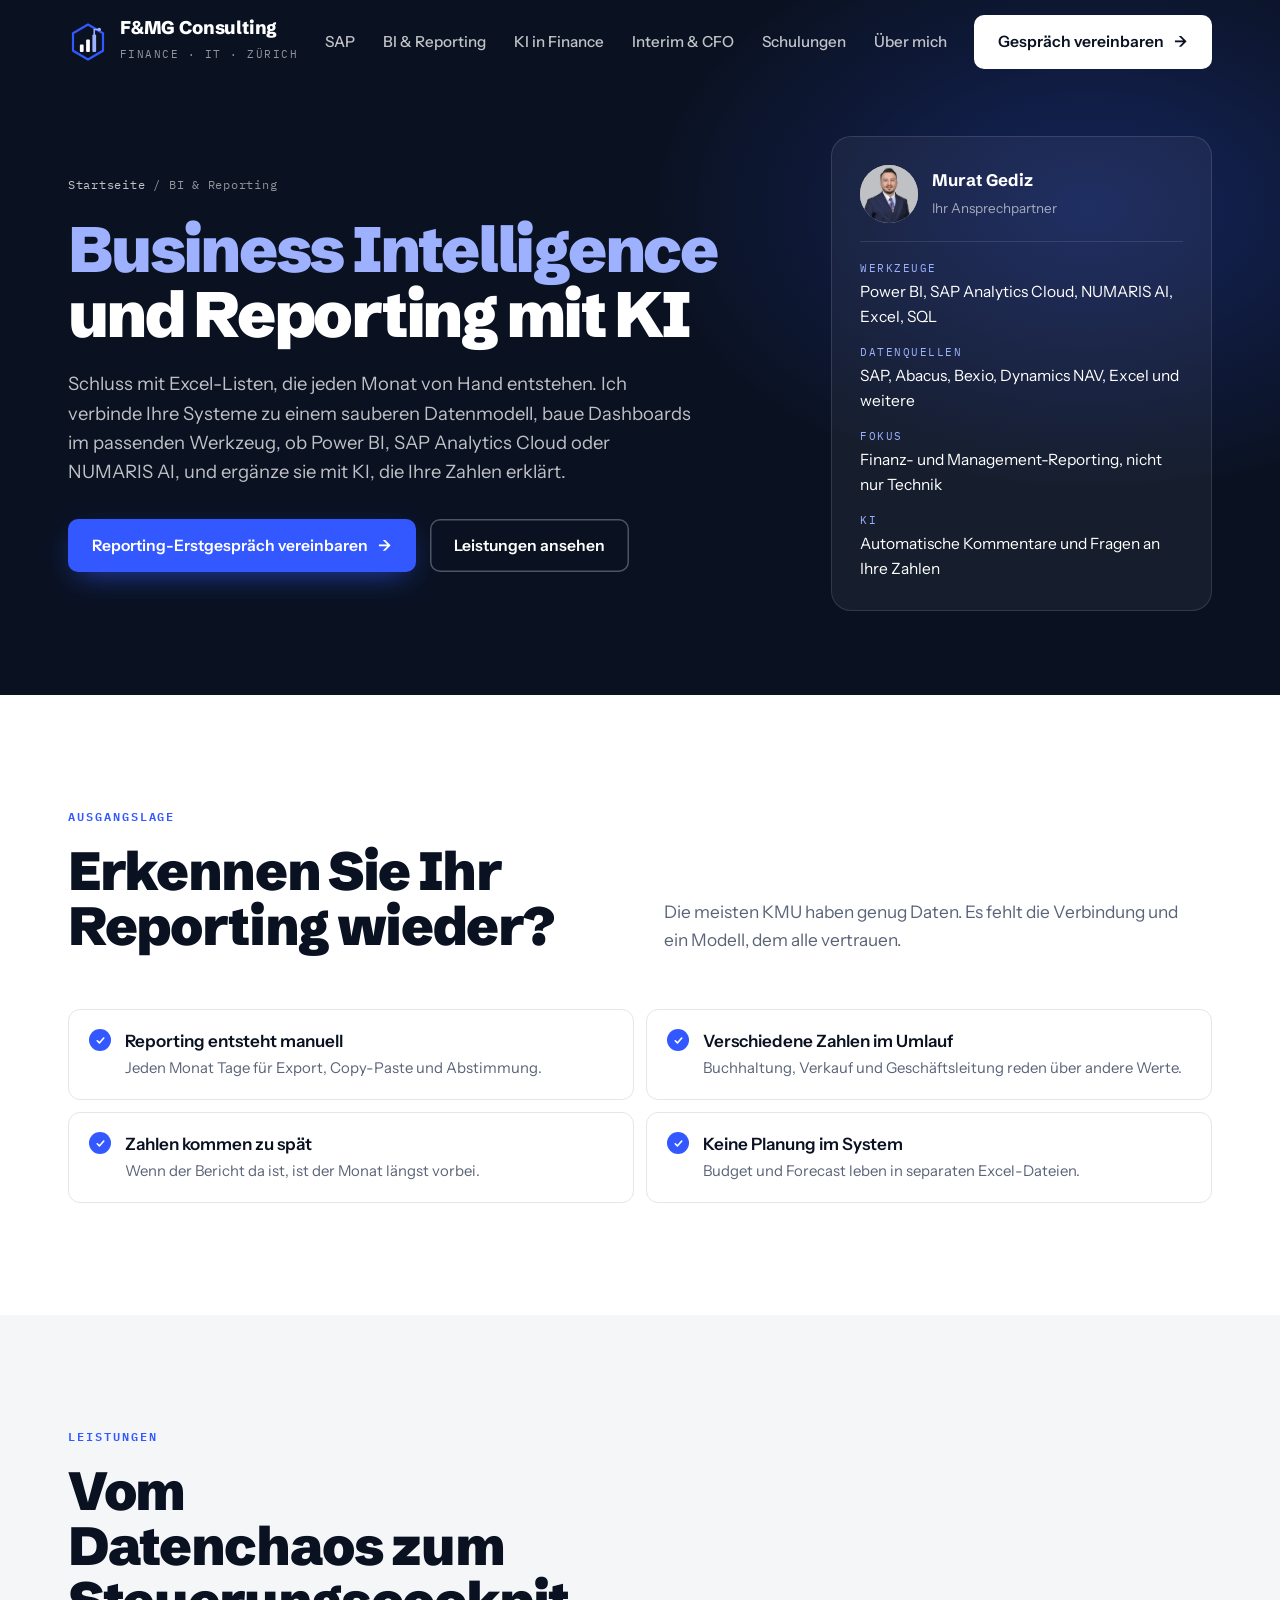
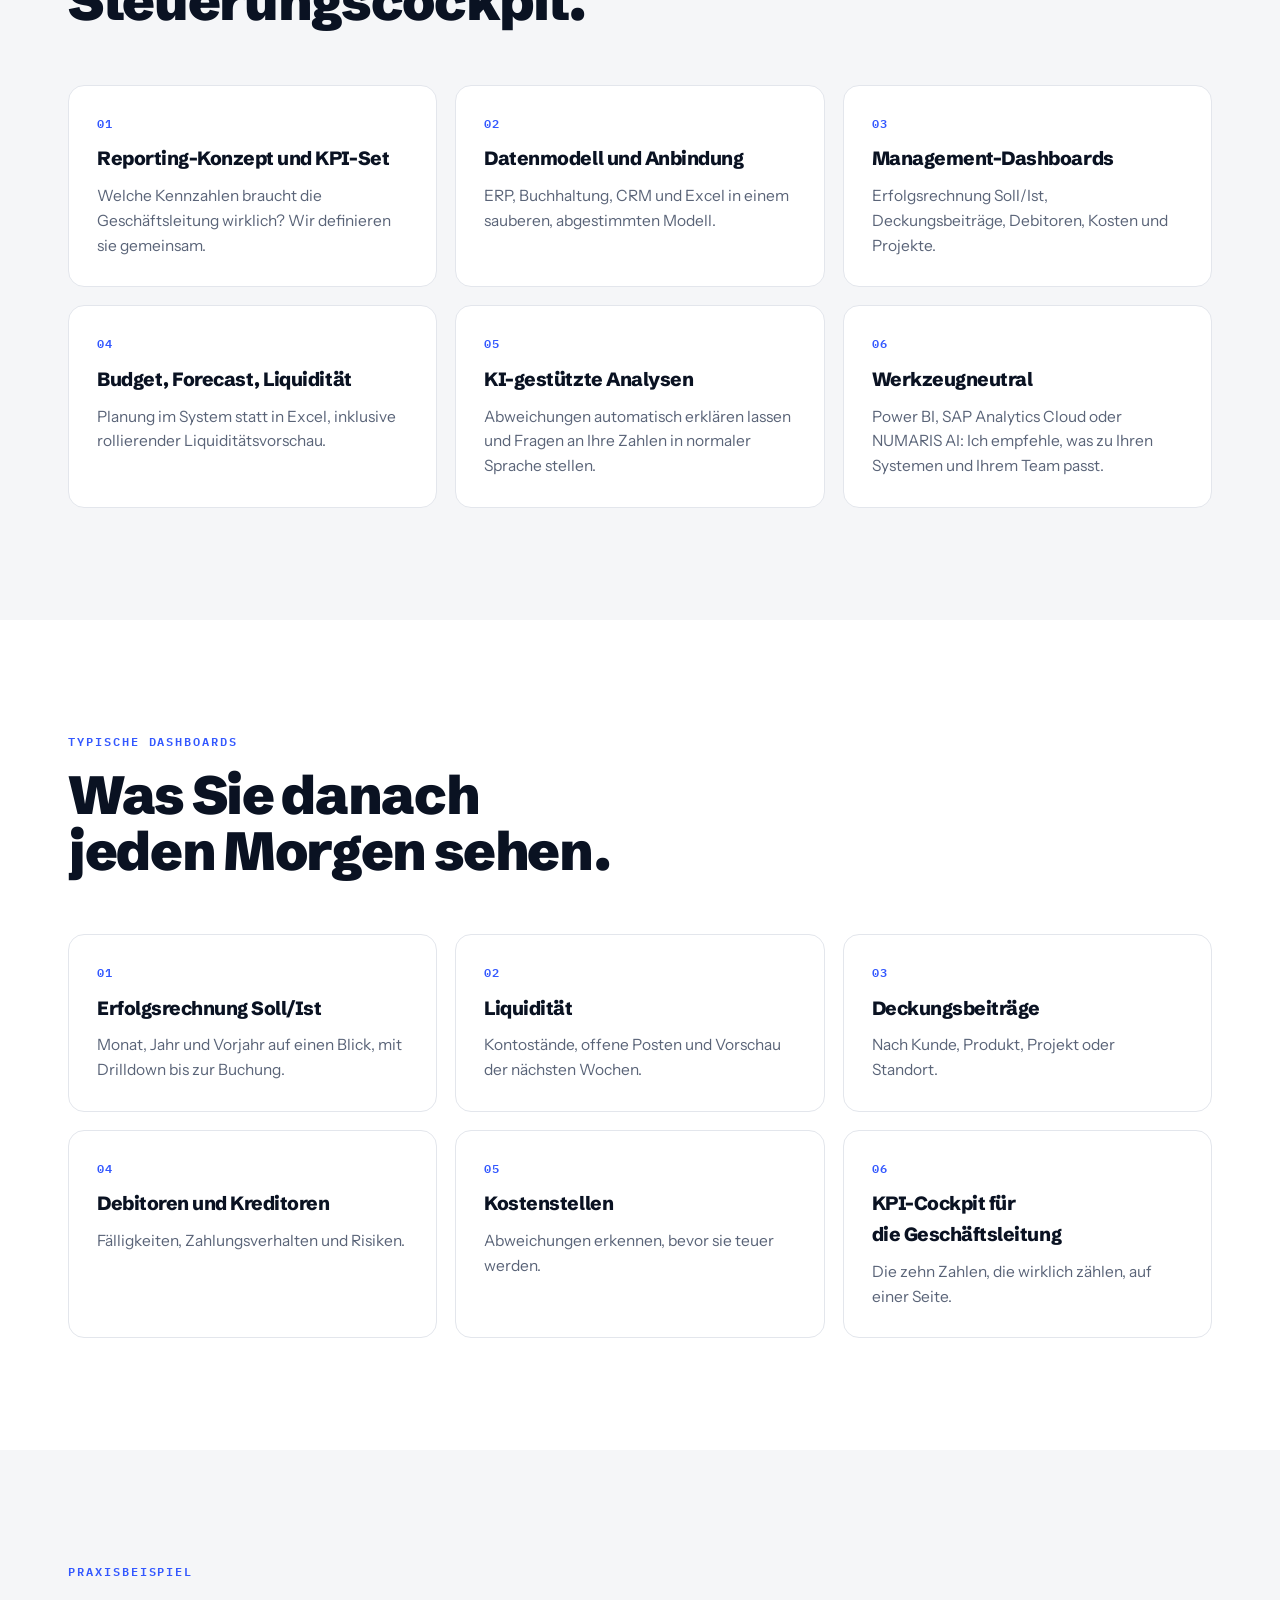
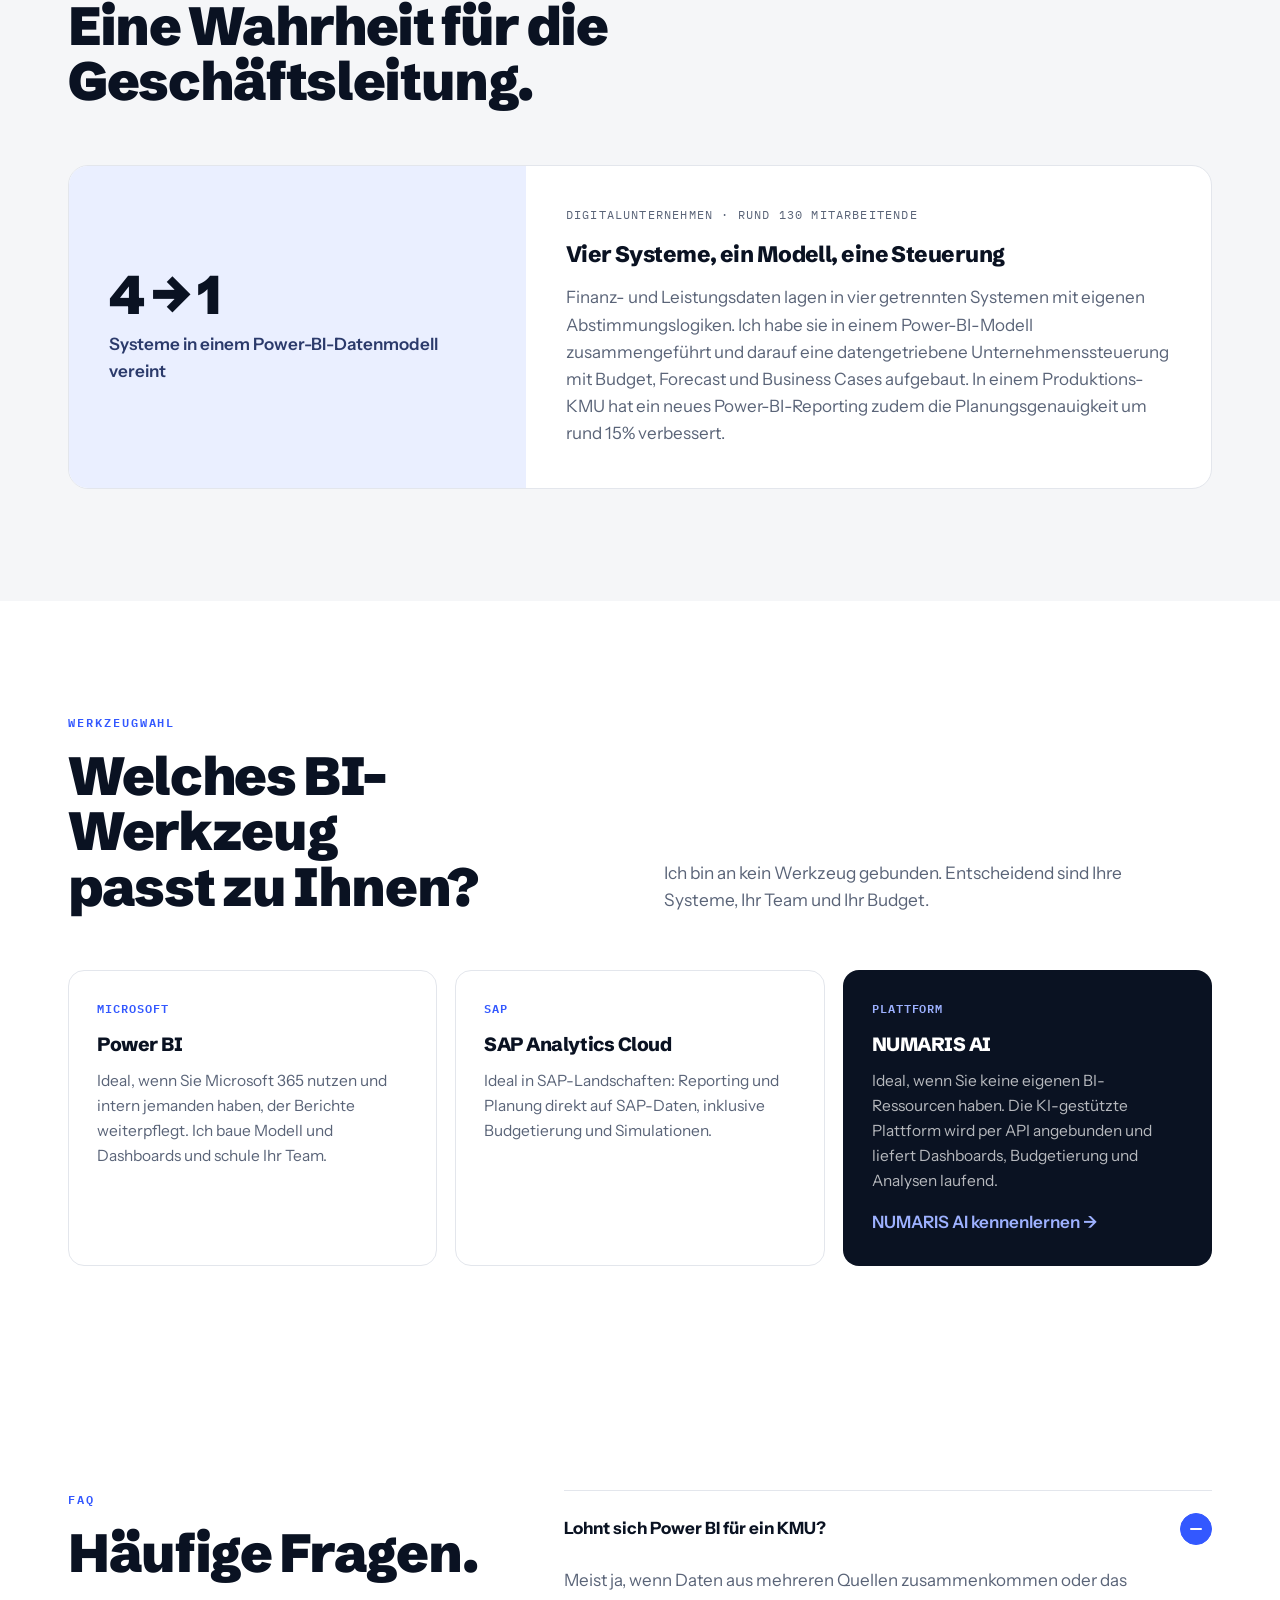
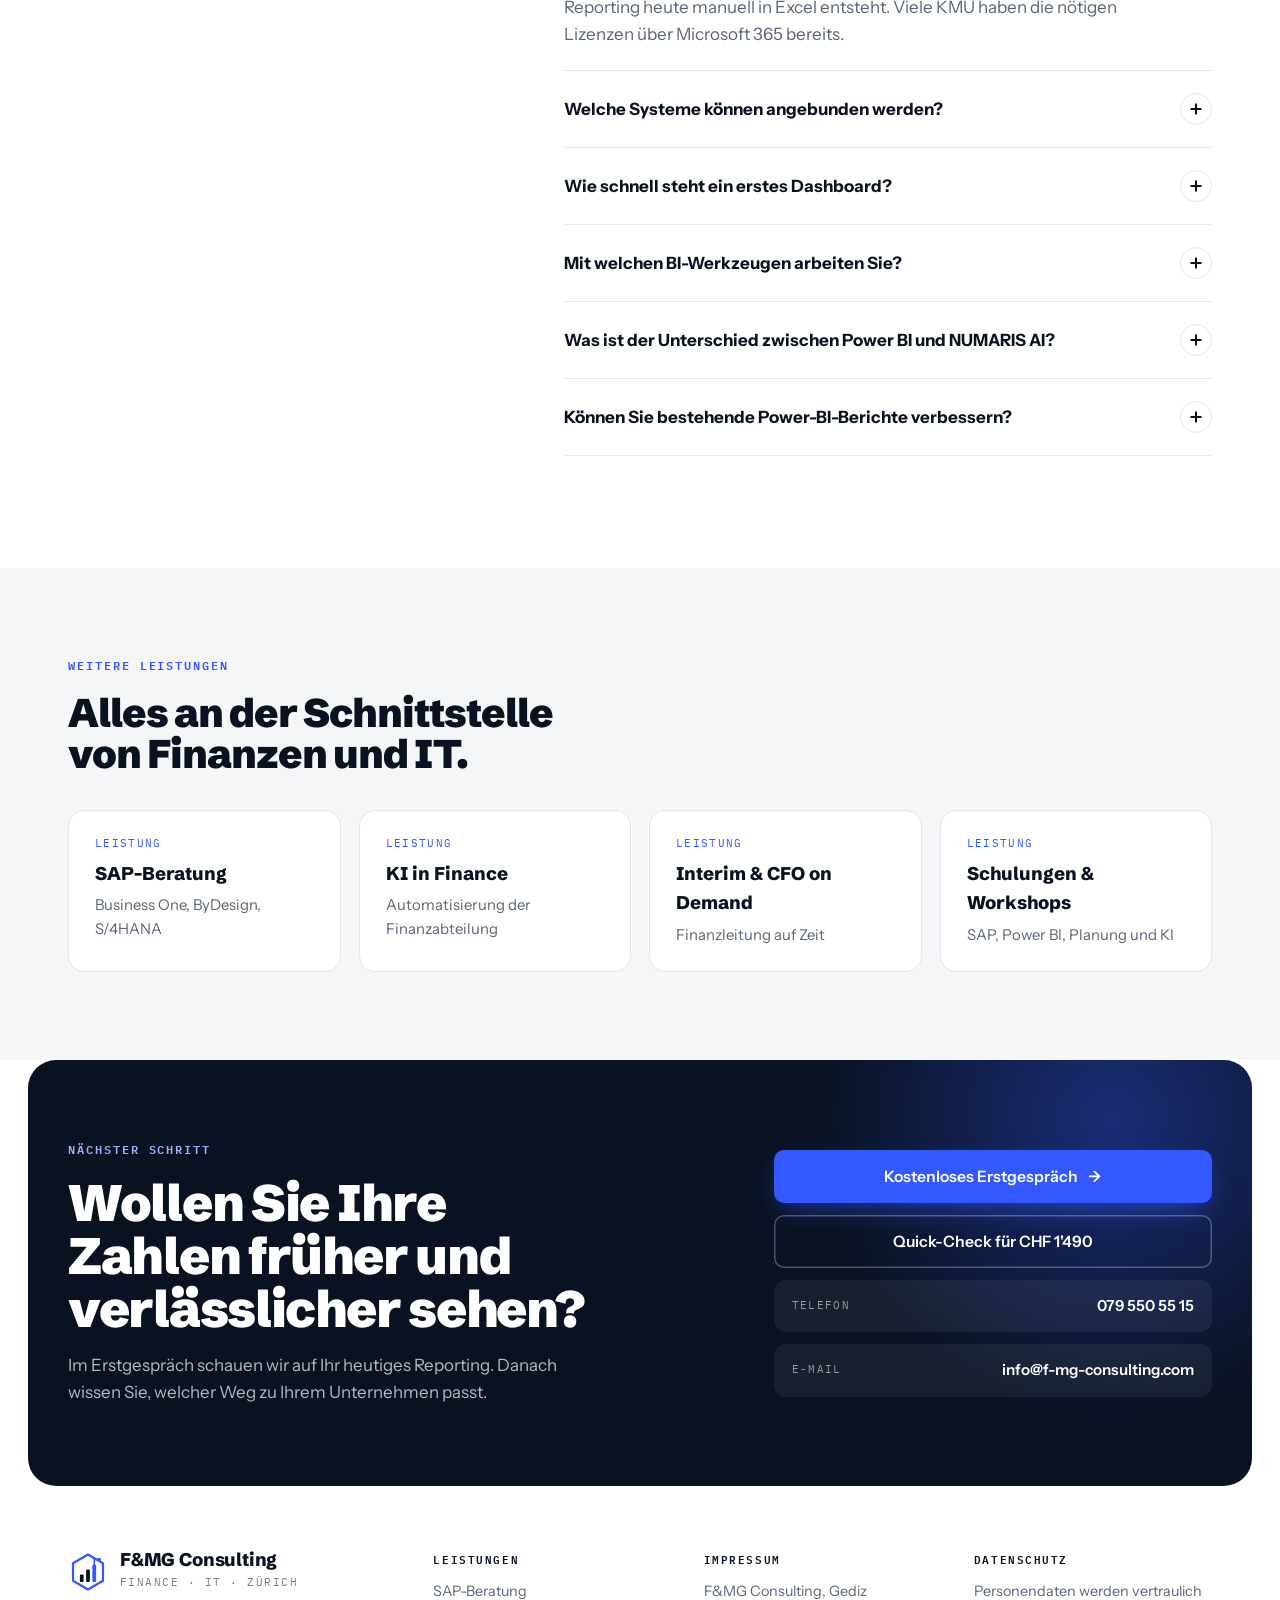
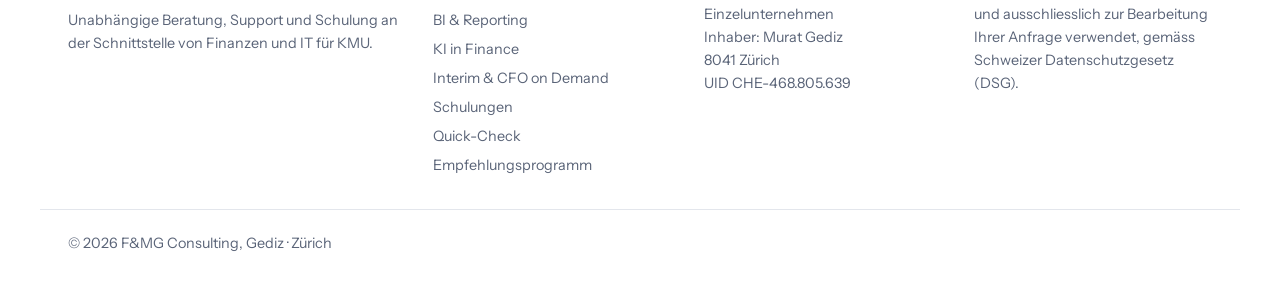
<file: power-bi-controlling-kmu.html>
<!DOCTYPE html>
<html lang="de-CH">
<head>
<meta charset="utf-8">
<meta name="viewport" content="width=device-width, initial-scale=1">
<title>Business Intelligence &amp; Reporting für KMU in Zürich | Power BI, SAP Analytics Cloud, NUMARIS AI</title>
<meta name="description" content="Business Intelligence für Controlling und Finanzreporting in KMU: Power BI, SAP Analytics Cloud oder NUMARIS AI, kombiniert mit KI-Analysen. Dashboards, Datenmodell, Budget und Liquidität. Beratung aus Zürich.">
<meta property="og:title" content="Business Intelligence &amp; Reporting für KMU in Zürich | Power BI, SAP Analytics Cloud, NUMARIS AI">
<meta property="og:description" content="Business Intelligence für Controlling und Finanzreporting in KMU: Power BI, SAP Analytics Cloud oder NUMARIS AI, kombiniert mit KI-Analysen. Dashboards, Datenmodell, Budget und Liquidität. Beratung aus Zürich.">
<meta property="og:type" content="website">
<meta property="og:image" content="https://www.f-mg-consulting.com/og-image.png">
<meta property="og:image:width" content="1200">
<meta property="og:image:height" content="630">
<meta property="og:url" content="https://www.f-mg-consulting.com/power-bi-controlling-kmu">
<meta property="og:site_name" content="F&amp;MG Consulting">
<meta name="twitter:card" content="summary_large_image">
<meta name="twitter:image" content="https://www.f-mg-consulting.com/og-image.png">
<link rel="icon" href="favicon.svg" type="image/svg+xml">
<link rel="canonical" href="https://www.f-mg-consulting.com/power-bi-controlling-kmu">
<link rel="preconnect" href="https://fonts.googleapis.com">
<link rel="preconnect" href="https://fonts.gstatic.com" crossorigin>
<link href="https://fonts.googleapis.com/css2?family=Schibsted+Grotesk:wght@500;700;800;900&amp;family=Instrument+Sans:wght@400;500;600;700&amp;family=IBM+Plex+Mono:wght@400;500;600&amp;display=swap" rel="stylesheet">
<link rel="stylesheet" href="styles.css?v=20261118e">
<script type="application/ld+json">
{
 "@context": "https://schema.org",
 "@graph": [
  {
   "@type": "Service",
   "name": "Business Intelligence, Reporting und KI-Analysen für KMU",
   "serviceType": "Business Intelligence, Reporting und KI-Analysen für KMU",
   "url": "https://www.f-mg-consulting.com/power-bi-controlling-kmu",
   "description": "Business Intelligence für Controlling und Finanzreporting in KMU: Power BI, SAP Analytics Cloud oder NUMARIS AI, kombiniert mit KI-Analysen. Dashboards, Datenmodell, Budget und Liquidität. Beratung aus Zürich.",
   "provider": {
    "@type": "ProfessionalService",
    "name": "F&MG Consulting",
    "url": "https://www.f-mg-consulting.com/",
    "telephone": "+41795505515",
    "address": {
     "@type": "PostalAddress",
     "postalCode": "8041",
     "addressLocality": "Zürich",
     "addressCountry": "CH"
    }
   },
   "areaServed": [
    "Zürich",
    "Zug",
    "Aargau",
    "Deutschschweiz"
   ]
  },
  {
   "@type": "BreadcrumbList",
   "itemListElement": [
    {
     "@type": "ListItem",
     "position": 1,
     "name": "Startseite",
     "item": "https://www.f-mg-consulting.com/"
    },
    {
     "@type": "ListItem",
     "position": 2,
     "name": "BI & Reporting",
     "item": "https://www.f-mg-consulting.com/power-bi-controlling-kmu"
    }
   ]
  },
  {
   "@type": "FAQPage",
   "mainEntity": [
    {
     "@type": "Question",
     "name": "Lohnt sich Power BI für ein KMU?",
     "acceptedAnswer": {
      "@type": "Answer",
      "text": "Meist ja, wenn Daten aus mehreren Quellen zusammenkommen oder das Reporting heute manuell in Excel entsteht. Viele KMU haben die nötigen Lizenzen über Microsoft 365 bereits."
     }
    },
    {
     "@type": "Question",
     "name": "Welche Systeme können angebunden werden?",
     "acceptedAnswer": {
      "@type": "Answer",
      "text": "SAP Business One, ByDesign und S/4HANA, Abacus, Bexio, Dynamics NAV, Excel und viele weitere Quellen über Standardschnittstellen, Datenbanken oder APIs."
     }
    },
    {
     "@type": "Question",
     "name": "Wie schnell steht ein erstes Dashboard?",
     "acceptedAnswer": {
      "@type": "Answer",
      "text": "Ein erstes Management-Dashboard steht oft nach wenigen Wochen. Entscheidend sind Datenzugang und Datenqualität, die ich im Quick-Check prüfe."
     }
    },
    {
     "@type": "Question",
     "name": "Mit welchen BI-Werkzeugen arbeiten Sie?",
     "acceptedAnswer": {
      "@type": "Answer",
      "text": "Mit Power BI, SAP Analytics Cloud und NUMARIS AI, je nach Ihren Systemen und Ihrem Team. Ich bin an keinen Hersteller gebunden und empfehle, was zu Ihnen passt."
     }
    },
    {
     "@type": "Question",
     "name": "Was ist der Unterschied zwischen Power BI und NUMARIS AI?",
     "acceptedAnswer": {
      "@type": "Answer",
      "text": "Power BI ist ein Werkzeug, das Sie selbst betreiben. NUMARIS AI ist eine laufende Plattform mit KI-Analysen und Budgetierung, bei der Betrieb und Weiterentwicklung inklusive sind."
     }
    },
    {
     "@type": "Question",
     "name": "Können Sie bestehende Power-BI-Berichte verbessern?",
     "acceptedAnswer": {
      "@type": "Answer",
      "text": "Ja. Häufig liegt das Problem im Datenmodell, nicht im Design. Ich prüfe Modell, Kennzahlen und Performance und mache Berichte wieder verlässlich."
     }
    }
   ]
  }
 ]
}
</script>
</head>
<body>
<header class="nav">
  <div class="wrap">
    <a class="brand" href="index.html" aria-label="F&amp;MG Consulting, Startseite">
      <span class="m"><svg width="40" height="40" viewBox="0 0 64 64" aria-hidden="true"><path d="M32 4 L56 18 L56 46 L32 60 L8 46 L8 18 Z" fill="none" stroke="#3358ff" stroke-width="3.5" stroke-linejoin="round"/><rect x="19" y="36" width="6" height="12" rx="1.5" fill="#ffffff"/><rect x="29" y="28" width="6" height="20" rx="1.5" fill="#ffffff"/><rect x="39" y="20" width="6" height="28" rx="1.5" fill="#9db1ff"/><path d="M42 20 V12 H50" fill="none" stroke="#9db1ff" stroke-width="2.5" stroke-linecap="round"/><circle cx="50" cy="12" r="2.8" fill="#9db1ff"/></svg></span>
      <span><b>F&amp;MG Consulting</b><small>Finance · IT · Zürich</small></span>
    </a>
    <ul>
      <li><a href="sap-beratung-zuerich.html">SAP</a></li>
      <li><a href="power-bi-controlling-kmu.html">BI &amp; Reporting</a></li>
      <li><a href="ki-finance-automatisierung.html">KI in Finance</a></li>
      <li><a href="interim-cfo-zuerich.html">Interim &amp; CFO</a></li>
      <li><a href="schulungen-sap-power-bi-finanzen.html">Schulungen</a></li>
      <li><a href="index.html#profil">Über mich</a></li>
    </ul>
    <a class="btn white" href="index.html#kontakt">Gespräch vereinbaren <span class="a">→</span></a>
  </div>
</header>
<main>
<section class="sub-hero">
  <div class="wrap">
    <div>
      <nav class="crumbs" aria-label="Brotkrumen"><a href="index.html">Startseite</a><span>/</span><span>BI &amp; Reporting</span></nav>
      <h1><em>Business Intelligence</em> und Reporting mit KI</h1>
      <p class="lead">Schluss mit Excel-Listen, die jeden Monat von Hand entstehen. Ich verbinde Ihre Systeme zu einem sauberen Datenmodell, baue Dashboards im passenden Werkzeug, ob Power BI, SAP Analytics Cloud oder NUMARIS AI, und ergänze sie mit KI, die Ihre Zahlen erklärt.</p>
      <div class="ctas">
        <a class="btn primary" href="#kontakt">Reporting-Erstgespräch vereinbaren <span class="a">→</span></a>
        <a class="btn ghost" href="#leistungen">Leistungen ansehen</a>
      </div>
    </div>
    <aside class="glance">
      <div class="who"><img src="murat-gediz.jpg" alt="Murat Gediz" width="58" height="58"><div><b>Murat Gediz</b><span>Ihr Ansprechpartner</span></div></div>
      <dl><div><dt>Werkzeuge</dt><dd>Power BI, SAP Analytics Cloud, NUMARIS AI, Excel, SQL</dd></div><div><dt>Datenquellen</dt><dd>SAP, Abacus, Bexio, Dynamics NAV, Excel und weitere</dd></div><div><dt>Fokus</dt><dd>Finanz- und Management-Reporting, nicht nur Technik</dd></div><div><dt>KI</dt><dd>Automatische Kommentare und Fragen an Ihre Zahlen</dd></div></dl>
    </aside>
  </div>
</section>
<section class="sec" id="leistungen">
  <div class="wrap">
    <div class="head"><div><span class="eyebrow">Ausgangslage</span><h2>Erkennen Sie Ihr Reporting wieder?</h2></div><p>Die meisten KMU haben genug Daten. Es fehlt die Verbindung und ein Modell, dem alle vertrauen.</p></div>
    <ul class="sit"><li><div>Reporting entsteht manuell<span>Jeden Monat Tage für Export, Copy-Paste und Abstimmung.</span></div></li><li><div>Verschiedene Zahlen im Umlauf<span>Buchhaltung, Verkauf und Geschäftsleitung reden über andere Werte.</span></div></li><li><div>Zahlen kommen zu spät<span>Wenn der Bericht da ist, ist der Monat längst vorbei.</span></div></li><li><div>Keine Planung im System<span>Budget und Forecast leben in separaten Excel-Dateien.</span></div></li></ul>
  </div>
</section><section class="sec alt">
  <div class="wrap">
    <div class="head"><div><span class="eyebrow">Leistungen</span><h2>Vom Datenchaos zum Steuerungscockpit.</h2></div></div>
    <div class="grid3"><div class="box"><span class="n">01</span><h3>Reporting-Konzept und KPI-Set</h3><p>Welche Kennzahlen braucht die Geschäftsleitung wirklich? Wir definieren sie gemeinsam.</p></div><div class="box"><span class="n">02</span><h3>Datenmodell und Anbindung</h3><p>ERP, Buchhaltung, CRM und Excel in einem sauberen, abgestimmten Modell.</p></div><div class="box"><span class="n">03</span><h3>Management-Dashboards</h3><p>Erfolgsrechnung Soll/Ist, Deckungsbeiträge, Debitoren, Kosten und Projekte.</p></div><div class="box"><span class="n">04</span><h3>Budget, Forecast, Liquidität</h3><p>Planung im System statt in Excel, inklusive rollierender Liquiditätsvorschau.</p></div><div class="box"><span class="n">05</span><h3>KI-gestützte Analysen</h3><p>Abweichungen automatisch erklären lassen und Fragen an Ihre Zahlen in normaler Sprache stellen.</p></div><div class="box"><span class="n">06</span><h3>Werkzeugneutral</h3><p>Power BI, SAP Analytics Cloud oder NUMARIS AI: Ich empfehle, was zu Ihren Systemen und Ihrem Team passt.</p></div></div>
  </div>
</section><section class="sec">
  <div class="wrap">
    <div class="head"><div><span class="eyebrow">Typische Dashboards</span><h2>Was Sie danach jeden Morgen sehen.</h2></div></div>
    <div class="grid3"><div class="box"><span class="n">01</span><h3>Erfolgsrechnung Soll/Ist</h3><p>Monat, Jahr und Vorjahr auf einen Blick, mit Drilldown bis zur Buchung.</p></div><div class="box"><span class="n">02</span><h3>Liquidität</h3><p>Kontostände, offene Posten und Vorschau der nächsten Wochen.</p></div><div class="box"><span class="n">03</span><h3>Deckungsbeiträge</h3><p>Nach Kunde, Produkt, Projekt oder Standort.</p></div><div class="box"><span class="n">04</span><h3>Debitoren und Kreditoren</h3><p>Fälligkeiten, Zahlungsverhalten und Risiken.</p></div><div class="box"><span class="n">05</span><h3>Kostenstellen</h3><p>Abweichungen erkennen, bevor sie teuer werden.</p></div><div class="box"><span class="n">06</span><h3>KPI-Cockpit für die Geschäftsleitung</h3><p>Die zehn Zahlen, die wirklich zählen, auf einer Seite.</p></div></div>
  </div>
</section><section class="sec alt">
  <div class="wrap">
    <div class="head"><div><span class="eyebrow">Praxisbeispiel</span><h2>Eine Wahrheit für die Geschäftsleitung.</h2></div></div>
    <div class="casewide"><div class="k"><b>4 → 1</b><span>Systeme in einem Power-BI-Datenmodell vereint</span></div><div class="b"><span class="ctx">Digitalunternehmen · rund 130 Mitarbeitende</span><h3>Vier Systeme, ein Modell, eine Steuerung</h3><p>Finanz- und Leistungsdaten lagen in vier getrennten Systemen mit eigenen Abstimmungslogiken. Ich habe sie in einem Power-BI-Modell zusammengeführt und darauf eine datengetriebene Unternehmenssteuerung mit Budget, Forecast und Business Cases aufgebaut. In einem Produktions-KMU hat ein neues Power-BI-Reporting zudem die Planungsgenauigkeit um rund 15% verbessert.</p></div></div>
  </div>
</section><section class="sec">
  <div class="wrap">
    <div class="head"><div><span class="eyebrow">Werkzeugwahl</span><h2>Welches BI-Werkzeug passt zu Ihnen?</h2></div><p>Ich bin an kein Werkzeug gebunden. Entscheidend sind Ihre Systeme, Ihr Team und Ihr Budget.</p></div>
    <div class="grid3">
<div class="box"><span class="n">MICROSOFT</span><h3>Power BI</h3><p>Ideal, wenn Sie Microsoft 365 nutzen und intern jemanden haben, der Berichte weiterpflegt. Ich baue Modell und Dashboards und schule Ihr Team.</p></div>
<div class="box"><span class="n">SAP</span><h3>SAP Analytics Cloud</h3><p>Ideal in SAP-Landschaften: Reporting und Planung direkt auf SAP-Daten, inklusive Budgetierung und Simulationen.</p></div>
<div class="box" style="background:var(--ink);color:#fff;border-color:transparent"><span class="n" style="color:var(--accent-2)">PLATTFORM</span><h3>NUMARIS AI</h3><p style="color:rgba(255,255,255,.7)">Ideal, wenn Sie keine eigenen BI-Ressourcen haben. Die KI-gestützte Plattform wird per API angebunden und liefert Dashboards, Budgetierung und Analysen laufend.</p><a class="more" style="color:var(--accent-2);text-decoration:none;font-weight:600;margin-top:6px" href="https://numaris.ch">NUMARIS AI kennenlernen →</a></div>
</div>
  </div>
</section>
<section class="sec" id="faq">
  <div class="wrap faq">
    <div><span class="eyebrow">FAQ</span><h2>Häufige Fragen.</h2></div>
    <div><details open><summary>Lohnt sich Power BI für ein KMU?<i></i></summary><p>Meist ja, wenn Daten aus mehreren Quellen zusammenkommen oder das Reporting heute manuell in Excel entsteht. Viele KMU haben die nötigen Lizenzen über Microsoft 365 bereits.</p></details><details><summary>Welche Systeme können angebunden werden?<i></i></summary><p>SAP Business One, ByDesign und S/4HANA, Abacus, Bexio, Dynamics NAV, Excel und viele weitere Quellen über Standardschnittstellen, Datenbanken oder APIs.</p></details><details><summary>Wie schnell steht ein erstes Dashboard?<i></i></summary><p>Ein erstes Management-Dashboard steht oft nach wenigen Wochen. Entscheidend sind Datenzugang und Datenqualität, die ich im Quick-Check prüfe.</p></details><details><summary>Mit welchen BI-Werkzeugen arbeiten Sie?<i></i></summary><p>Mit Power BI, SAP Analytics Cloud und NUMARIS AI, je nach Ihren Systemen und Ihrem Team. Ich bin an keinen Hersteller gebunden und empfehle, was zu Ihnen passt.</p></details><details><summary>Was ist der Unterschied zwischen Power BI und NUMARIS AI?<i></i></summary><p>Power BI ist ein Werkzeug, das Sie selbst betreiben. NUMARIS AI ist eine laufende Plattform mit KI-Analysen und Budgetierung, bei der Betrieb und Weiterentwicklung inklusive sind.</p></details><details><summary>Können Sie bestehende Power-BI-Berichte verbessern?<i></i></summary><p>Ja. Häufig liegt das Problem im Datenmodell, nicht im Design. Ich prüfe Modell, Kennzahlen und Performance und mache Berichte wieder verlässlich.</p></details></div>
  </div>
</section>
<section class="sec alt" style="padding:88px 0">
  <div class="wrap">
    <div class="head" style="margin-bottom:36px"><div><span class="eyebrow">Weitere Leistungen</span><h2 style="font-size:clamp(1.8rem,3.2vw,2.5rem)">Alles an der Schnittstelle von Finanzen und IT.</h2></div></div>
    <div class="related"><a href="sap-beratung-zuerich.html"><small>Leistung</small><b>SAP-Beratung</b><span>Business One, ByDesign, S/4HANA</span></a><a href="ki-finance-automatisierung.html"><small>Leistung</small><b>KI in Finance</b><span>Automatisierung der Finanzabteilung</span></a><a href="interim-cfo-zuerich.html"><small>Leistung</small><b>Interim &amp; CFO on Demand</b><span>Finanzleitung auf Zeit</span></a><a href="schulungen-sap-power-bi-finanzen.html"><small>Leistung</small><b>Schulungen &amp; Workshops</b><span>SAP, Power BI, Planung und KI</span></a></div>
  </div>
</section>
<section class="cta-band" id="kontakt">
  <div class="wrap">
    <div>
      <span class="eyebrow" style="color:var(--accent-2)">Nächster Schritt</span>
      <h2>Wollen Sie Ihre Zahlen früher und verlässlicher sehen?</h2>
      <p>Im Erstgespräch schauen wir auf Ihr heutiges Reporting. Danach wissen Sie, welcher Weg zu Ihrem Unternehmen passt.</p>
    </div>
    <div class="acts">
      <a class="btn primary" href="index.html#kontakt">Kostenloses Erstgespräch <span class="a">→</span></a>
      <a class="btn ghost" href="index.html#quick-check">Quick-Check für CHF 1'490</a>
      <div class="line"><small>Telefon</small><a href="tel:+41795505515">079 550 55 15</a></div>
      <div class="line"><small>E-Mail</small><a href="mailto:info@f-mg-consulting.com">info@f-mg-consulting.com</a></div>
    </div>
  </div>
</section>
</main>
<footer>
  <div class="wrap">
    <div>
      <a class="brand" href="index.html"><span class="m"><svg width="40" height="40" viewBox="0 0 64 64" aria-hidden="true"><path d="M32 4 L56 18 L56 46 L32 60 L8 46 L8 18 Z" fill="none" stroke="#3358ff" stroke-width="3.5" stroke-linejoin="round"/><rect x="19" y="36" width="6" height="12" rx="1.5" fill="#0a1222"/><rect x="29" y="28" width="6" height="20" rx="1.5" fill="#0a1222"/><rect x="39" y="20" width="6" height="28" rx="1.5" fill="#3358ff"/><path d="M42 20 V12 H50" fill="none" stroke="#3358ff" stroke-width="2.5" stroke-linecap="round"/><circle cx="50" cy="12" r="2.8" fill="#3358ff"/></svg></span><span><b>F&amp;MG Consulting</b><small>Finance · IT · Zürich</small></span></a>
      <p style="margin-top:16px;max-width:27em">Unabhängige Beratung, Support und Schulung an der Schnittstelle von Finanzen und IT für KMU.</p>
    </div>
    <div><h4>Leistungen</h4><ul><li><a href="sap-beratung-zuerich.html">SAP-Beratung</a></li><li><a href="power-bi-controlling-kmu.html">BI &amp; Reporting</a></li><li><a href="ki-finance-automatisierung.html">KI in Finance</a></li><li><a href="interim-cfo-zuerich.html">Interim &amp; CFO on Demand</a></li><li><a href="schulungen-sap-power-bi-finanzen.html">Schulungen</a></li><li><a href="index.html#quick-check">Quick-Check</a></li><li><a href="index.html#empfehlung">Empfehlungsprogramm</a></li></ul></div>
    <div><h4>Impressum</h4><p>F&amp;MG Consulting, Gediz<br>Einzelunternehmen<br>Inhaber: Murat Gediz<br>8041 Zürich<br>UID CHE-468.805.639</p></div>
    <div><h4>Datenschutz</h4><p>Personendaten werden vertraulich und ausschliesslich zur Bearbeitung Ihrer Anfrage verwendet, gemäss Schweizer Datenschutzgesetz (DSG).</p></div>
  </div>
  <div class="wrap legal"><span>© 2026 F&amp;MG Consulting, Gediz · Zürich</span></div>
</footer>

</body>
</html>
</file>
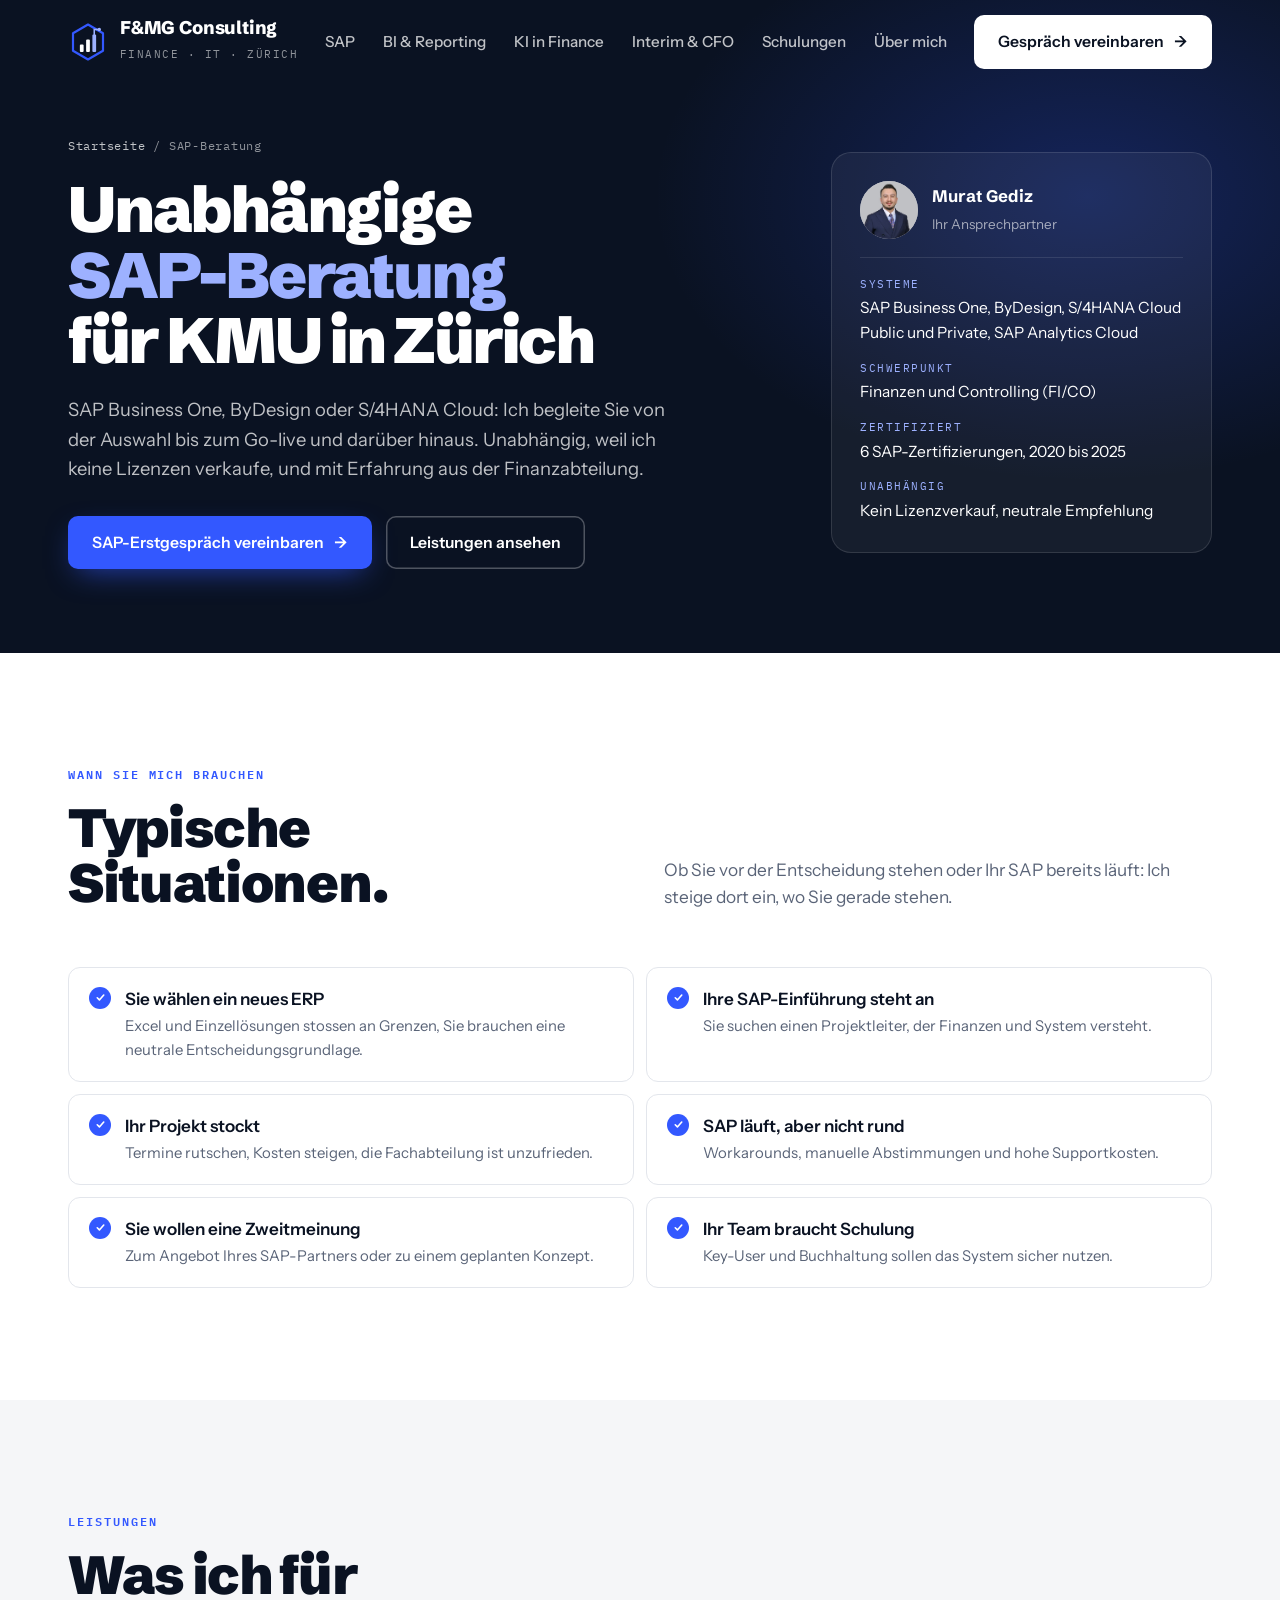
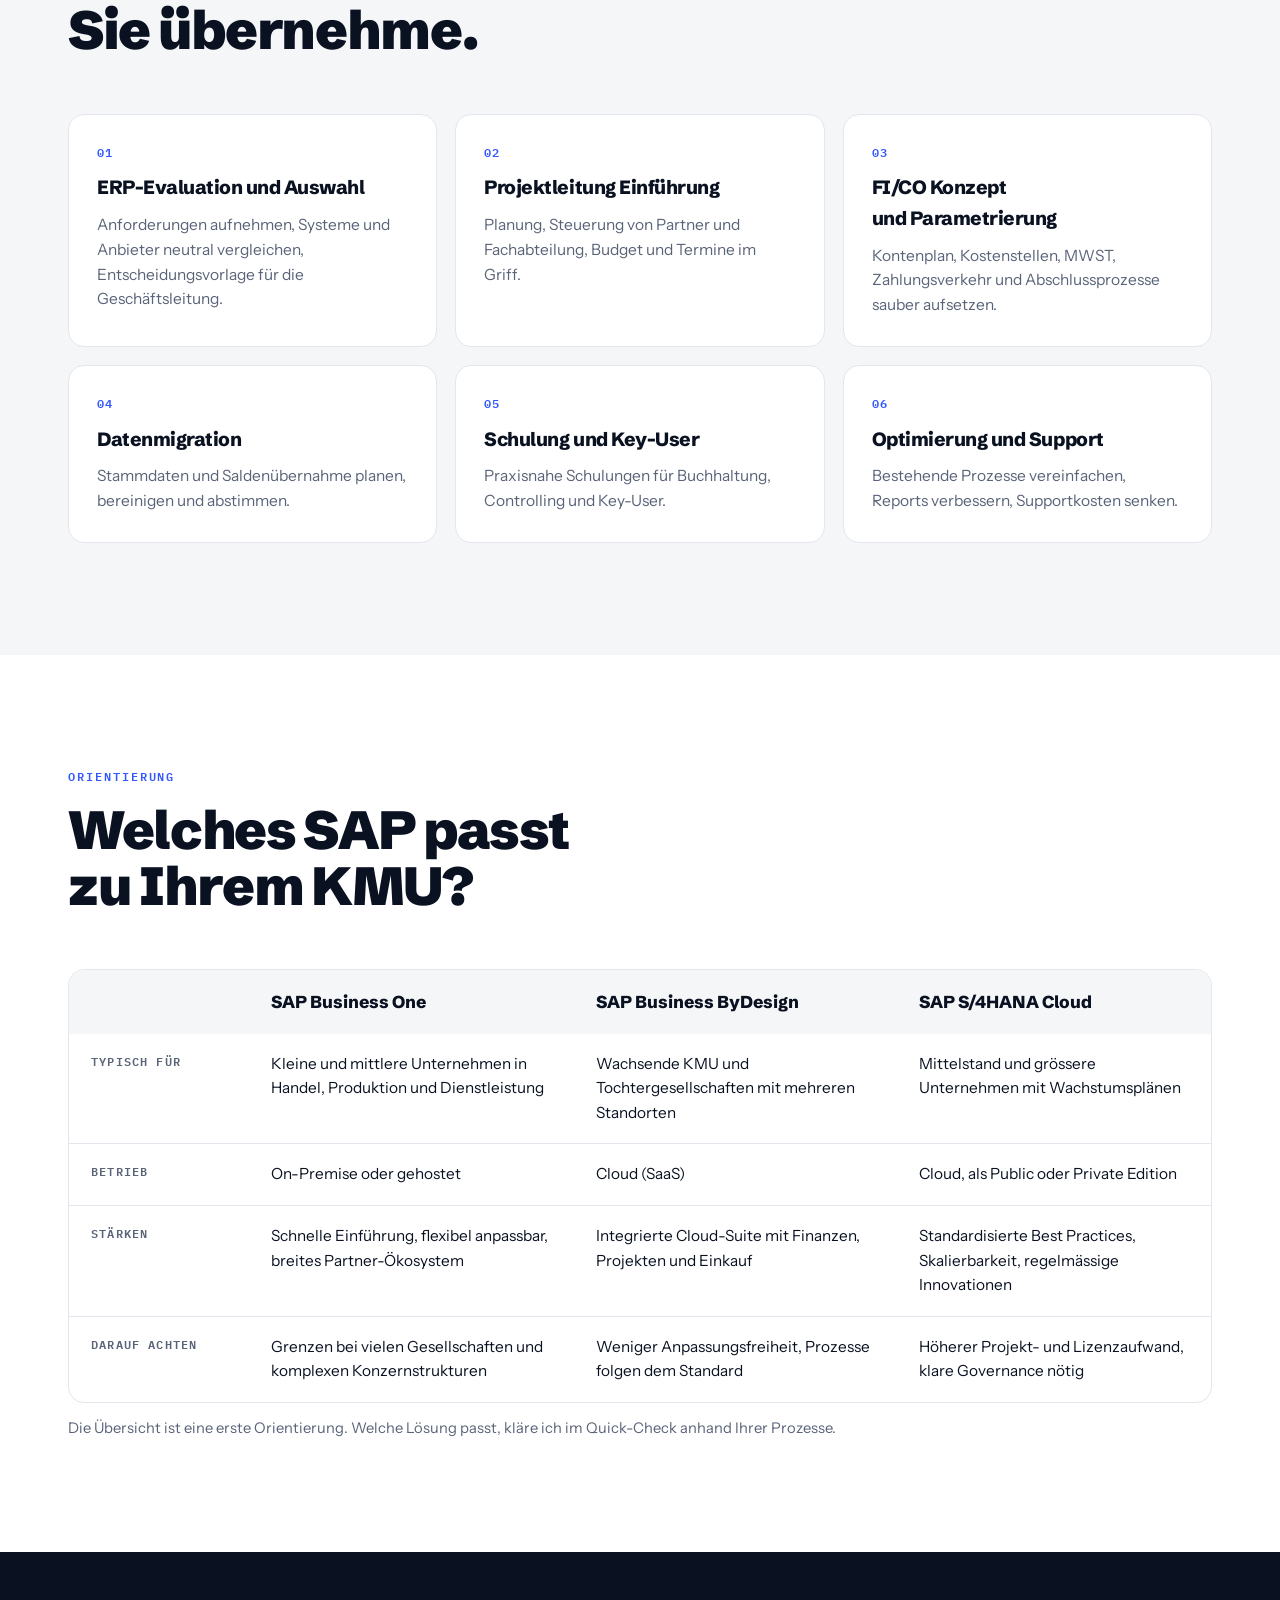
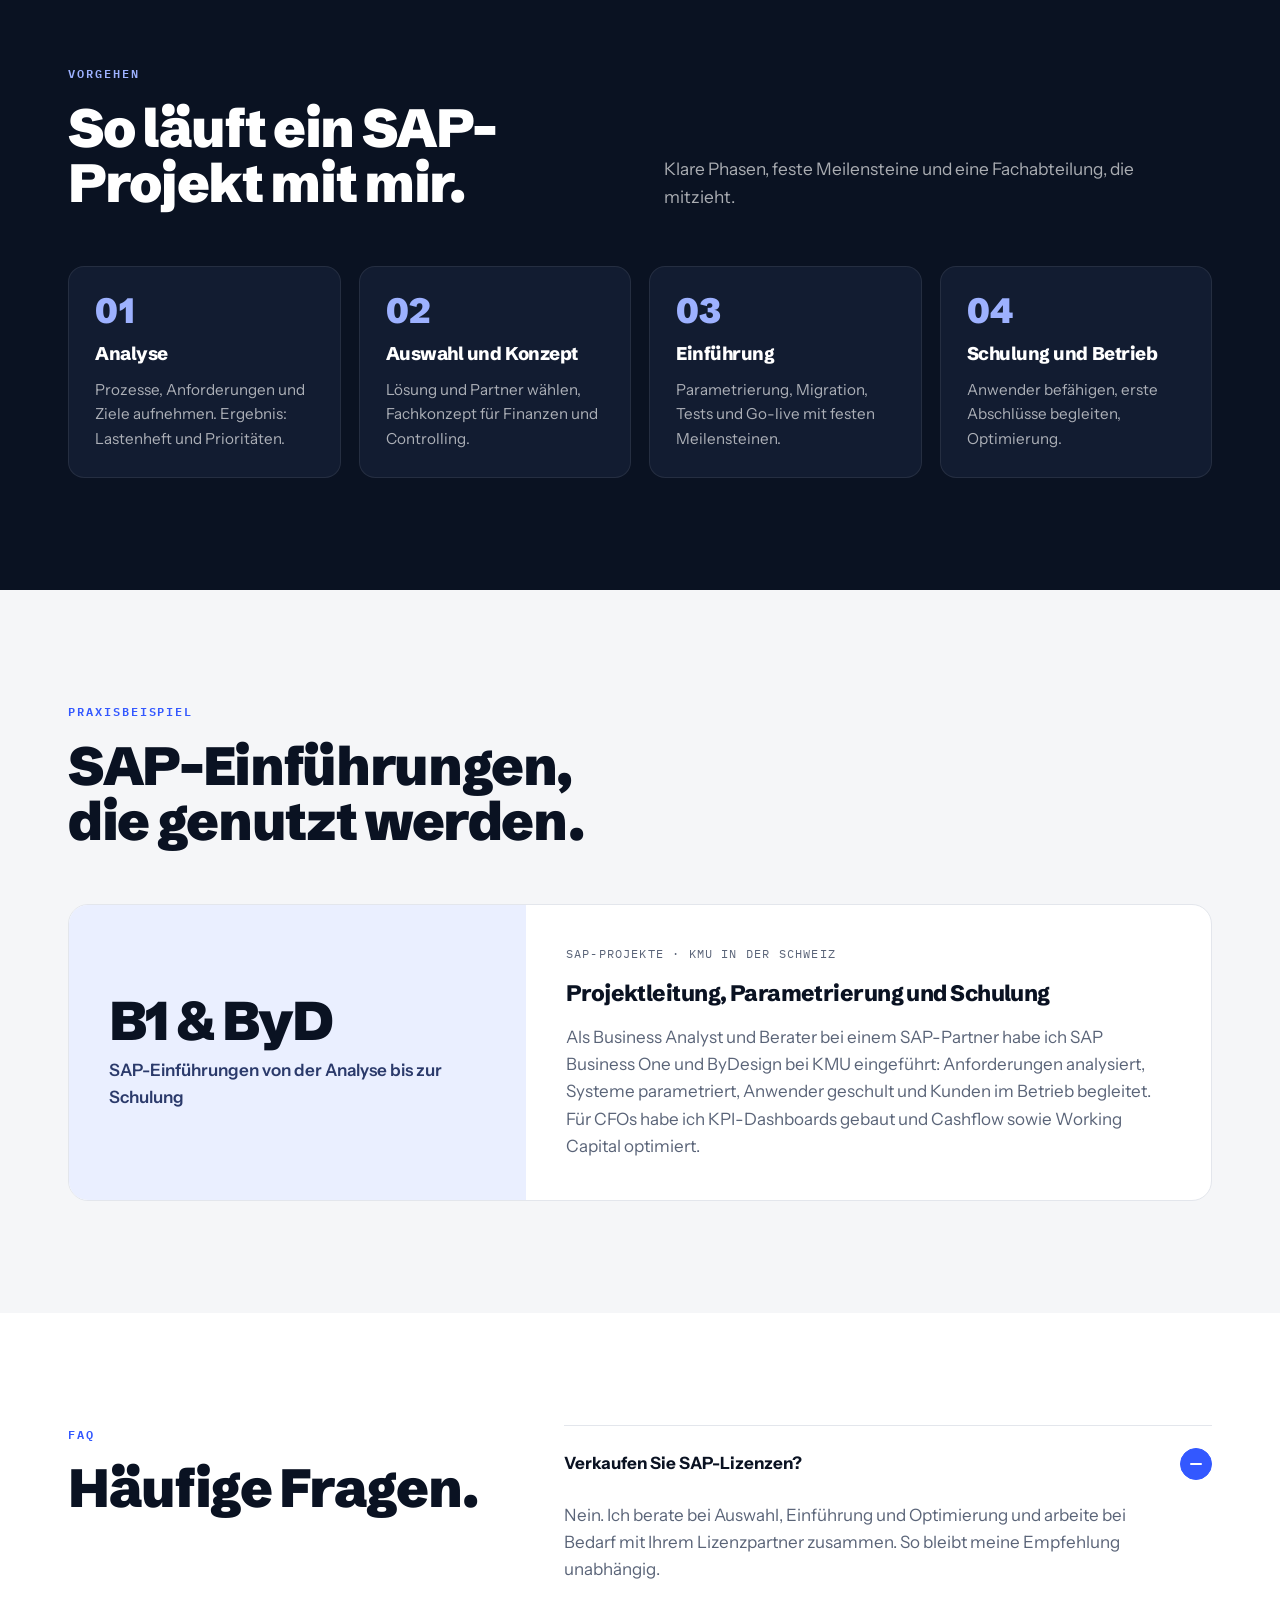
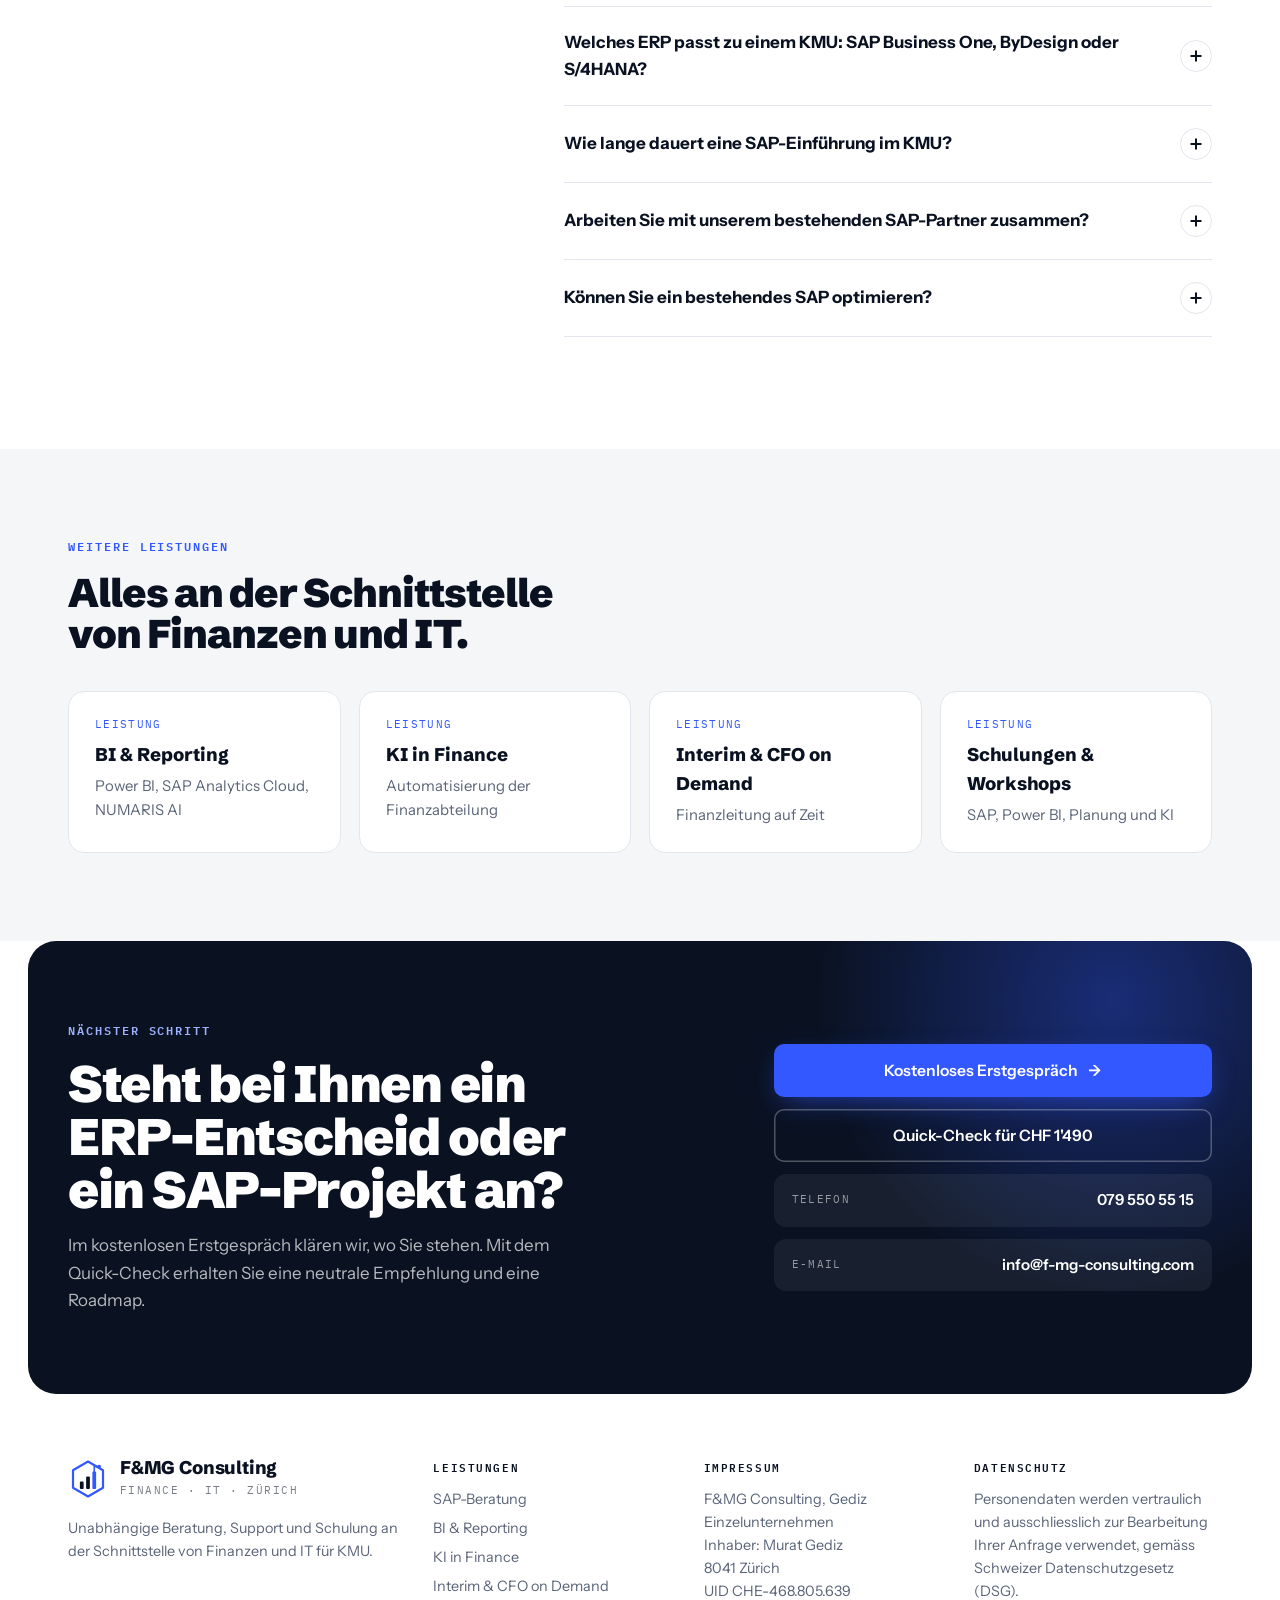
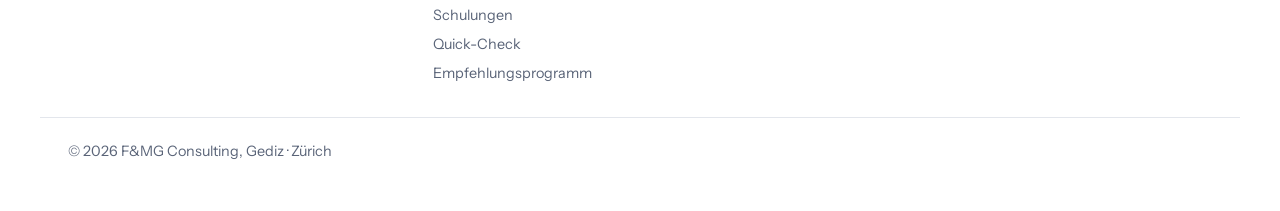
<file: sap-beratung-zuerich.html>
<!DOCTYPE html>
<html lang="de-CH">
<head>
<meta charset="utf-8">
<meta name="viewport" content="width=device-width, initial-scale=1">
<title>Unabhängige SAP-Beratung für KMU in Zürich | F&amp;MG Consulting</title>
<meta name="description" content="Unabhängige SAP-Beratung in Zürich für KMU: SAP Business One, ByDesign und S/4HANA Cloud. Auswahl, Einführung, FI/CO, Schulung und Optimierung. Ohne Lizenzverkauf.">
<meta property="og:title" content="Unabhängige SAP-Beratung für KMU in Zürich | F&amp;MG Consulting">
<meta property="og:description" content="Unabhängige SAP-Beratung in Zürich für KMU: SAP Business One, ByDesign und S/4HANA Cloud. Auswahl, Einführung, FI/CO, Schulung und Optimierung. Ohne Lizenzverkauf.">
<meta property="og:type" content="website">
<meta property="og:image" content="https://www.f-mg-consulting.com/og-image.png">
<meta property="og:image:width" content="1200">
<meta property="og:image:height" content="630">
<meta property="og:url" content="https://www.f-mg-consulting.com/sap-beratung-zuerich">
<meta property="og:site_name" content="F&amp;MG Consulting">
<meta name="twitter:card" content="summary_large_image">
<meta name="twitter:image" content="https://www.f-mg-consulting.com/og-image.png">
<link rel="icon" href="favicon.svg" type="image/svg+xml">
<link rel="canonical" href="https://www.f-mg-consulting.com/sap-beratung-zuerich">
<link rel="preconnect" href="https://fonts.googleapis.com">
<link rel="preconnect" href="https://fonts.gstatic.com" crossorigin>
<link href="https://fonts.googleapis.com/css2?family=Schibsted+Grotesk:wght@500;700;800;900&amp;family=Instrument+Sans:wght@400;500;600;700&amp;family=IBM+Plex+Mono:wght@400;500;600&amp;display=swap" rel="stylesheet">
<link rel="stylesheet" href="styles.css?v=20261118e">
<script type="application/ld+json">
{
 "@context": "https://schema.org",
 "@graph": [
  {
   "@type": "Service",
   "name": "Unabhängige SAP-Beratung für KMU",
   "serviceType": "Unabhängige SAP-Beratung für KMU",
   "url": "https://www.f-mg-consulting.com/sap-beratung-zuerich",
   "description": "Unabhängige SAP-Beratung in Zürich für KMU: SAP Business One, ByDesign und S/4HANA Cloud. Auswahl, Einführung, FI/CO, Schulung und Optimierung. Ohne Lizenzverkauf.",
   "provider": {
    "@type": "ProfessionalService",
    "name": "F&MG Consulting",
    "url": "https://www.f-mg-consulting.com/",
    "telephone": "+41795505515",
    "address": {
     "@type": "PostalAddress",
     "postalCode": "8041",
     "addressLocality": "Zürich",
     "addressCountry": "CH"
    }
   },
   "areaServed": [
    "Zürich",
    "Zug",
    "Aargau",
    "Deutschschweiz"
   ]
  },
  {
   "@type": "BreadcrumbList",
   "itemListElement": [
    {
     "@type": "ListItem",
     "position": 1,
     "name": "Startseite",
     "item": "https://www.f-mg-consulting.com/"
    },
    {
     "@type": "ListItem",
     "position": 2,
     "name": "SAP-Beratung",
     "item": "https://www.f-mg-consulting.com/sap-beratung-zuerich"
    }
   ]
  },
  {
   "@type": "FAQPage",
   "mainEntity": [
    {
     "@type": "Question",
     "name": "Verkaufen Sie SAP-Lizenzen?",
     "acceptedAnswer": {
      "@type": "Answer",
      "text": "Nein. Ich berate bei Auswahl, Einführung und Optimierung und arbeite bei Bedarf mit Ihrem Lizenzpartner zusammen. So bleibt meine Empfehlung unabhängig."
     }
    },
    {
     "@type": "Question",
     "name": "Welches ERP passt zu einem KMU: SAP Business One, ByDesign oder S/4HANA?",
     "acceptedAnswer": {
      "@type": "Answer",
      "text": "Das hängt von Grösse, Branche, Anzahl Gesellschaften, Wachstum und Budget ab. Im Quick-Check vergleiche ich die Optionen anhand Ihrer Prozesse und gebe eine klare Empfehlung."
     }
    },
    {
     "@type": "Question",
     "name": "Wie lange dauert eine SAP-Einführung im KMU?",
     "acceptedAnswer": {
      "@type": "Answer",
      "text": "Bei klar definiertem Umfang oft wenige Monate. Entscheidend sind Datenqualität, Anzahl Gesellschaften und die Verfügbarkeit Ihrer Fachabteilung. Einen realistischen Zeitplan erhalten Sie nach der Analyse."
     }
    },
    {
     "@type": "Question",
     "name": "Arbeiten Sie mit unserem bestehenden SAP-Partner zusammen?",
     "acceptedAnswer": {
      "@type": "Answer",
      "text": "Ja. Ich vertrete Ihre Interessen auf Kundenseite, übersetze zwischen Fachabteilung und Partner und sorge dafür, dass das Ergebnis zu Ihren Finanzprozessen passt."
     }
    },
    {
     "@type": "Question",
     "name": "Können Sie ein bestehendes SAP optimieren?",
     "acceptedAnswer": {
      "@type": "Answer",
      "text": "Ja. Häufige Hebel sind vereinfachte Abschlussprozesse, bessere Reports, weniger manuelle Abstimmungen und tiefere Supportkosten."
     }
    }
   ]
  }
 ]
}
</script>
</head>
<body>
<header class="nav">
  <div class="wrap">
    <a class="brand" href="index.html" aria-label="F&amp;MG Consulting, Startseite">
      <span class="m"><svg width="40" height="40" viewBox="0 0 64 64" aria-hidden="true"><path d="M32 4 L56 18 L56 46 L32 60 L8 46 L8 18 Z" fill="none" stroke="#3358ff" stroke-width="3.5" stroke-linejoin="round"/><rect x="19" y="36" width="6" height="12" rx="1.5" fill="#ffffff"/><rect x="29" y="28" width="6" height="20" rx="1.5" fill="#ffffff"/><rect x="39" y="20" width="6" height="28" rx="1.5" fill="#9db1ff"/><path d="M42 20 V12 H50" fill="none" stroke="#9db1ff" stroke-width="2.5" stroke-linecap="round"/><circle cx="50" cy="12" r="2.8" fill="#9db1ff"/></svg></span>
      <span><b>F&amp;MG Consulting</b><small>Finance · IT · Zürich</small></span>
    </a>
    <ul>
      <li><a href="sap-beratung-zuerich.html">SAP</a></li>
      <li><a href="power-bi-controlling-kmu.html">BI &amp; Reporting</a></li>
      <li><a href="ki-finance-automatisierung.html">KI in Finance</a></li>
      <li><a href="interim-cfo-zuerich.html">Interim &amp; CFO</a></li>
      <li><a href="schulungen-sap-power-bi-finanzen.html">Schulungen</a></li>
      <li><a href="index.html#profil">Über mich</a></li>
    </ul>
    <a class="btn white" href="index.html#kontakt">Gespräch vereinbaren <span class="a">→</span></a>
  </div>
</header>
<main>
<section class="sub-hero">
  <div class="wrap">
    <div>
      <nav class="crumbs" aria-label="Brotkrumen"><a href="index.html">Startseite</a><span>/</span><span>SAP-Beratung</span></nav>
      <h1>Unabhängige <em>SAP-Beratung</em> für KMU in Zürich</h1>
      <p class="lead">SAP Business One, ByDesign oder S/4HANA Cloud: Ich begleite Sie von der Auswahl bis zum Go-live und darüber hinaus. Unabhängig, weil ich keine Lizenzen verkaufe, und mit Erfahrung aus der Finanzabteilung.</p>
      <div class="ctas">
        <a class="btn primary" href="#kontakt">SAP-Erstgespräch vereinbaren <span class="a">→</span></a>
        <a class="btn ghost" href="#leistungen">Leistungen ansehen</a>
      </div>
    </div>
    <aside class="glance">
      <div class="who"><img src="murat-gediz.jpg" alt="Murat Gediz" width="58" height="58"><div><b>Murat Gediz</b><span>Ihr Ansprechpartner</span></div></div>
      <dl><div><dt>Systeme</dt><dd>SAP Business One, ByDesign, S/4HANA Cloud Public und Private, SAP Analytics Cloud</dd></div><div><dt>Schwerpunkt</dt><dd>Finanzen und Controlling (FI/CO)</dd></div><div><dt>Zertifiziert</dt><dd>6 SAP-Zertifizierungen, 2020 bis 2025</dd></div><div><dt>Unabhängig</dt><dd>Kein Lizenzverkauf, neutrale Empfehlung</dd></div></dl>
    </aside>
  </div>
</section>
<section class="sec" id="leistungen">
  <div class="wrap">
    <div class="head"><div><span class="eyebrow">Wann Sie mich brauchen</span><h2>Typische Situationen.</h2></div><p>Ob Sie vor der Entscheidung stehen oder Ihr SAP bereits läuft: Ich steige dort ein, wo Sie gerade stehen.</p></div>
    <ul class="sit"><li><div>Sie wählen ein neues ERP<span>Excel und Einzellösungen stossen an Grenzen, Sie brauchen eine neutrale Entscheidungsgrundlage.</span></div></li><li><div>Ihre SAP-Einführung steht an<span>Sie suchen einen Projektleiter, der Finanzen und System versteht.</span></div></li><li><div>Ihr Projekt stockt<span>Termine rutschen, Kosten steigen, die Fachabteilung ist unzufrieden.</span></div></li><li><div>SAP läuft, aber nicht rund<span>Workarounds, manuelle Abstimmungen und hohe Supportkosten.</span></div></li><li><div>Sie wollen eine Zweitmeinung<span>Zum Angebot Ihres SAP-Partners oder zu einem geplanten Konzept.</span></div></li><li><div>Ihr Team braucht Schulung<span>Key-User und Buchhaltung sollen das System sicher nutzen.</span></div></li></ul>
  </div>
</section><section class="sec alt">
  <div class="wrap">
    <div class="head"><div><span class="eyebrow">Leistungen</span><h2>Was ich für Sie übernehme.</h2></div></div>
    <div class="grid3"><div class="box"><span class="n">01</span><h3>ERP-Evaluation und Auswahl</h3><p>Anforderungen aufnehmen, Systeme und Anbieter neutral vergleichen, Entscheidungsvorlage für die Geschäftsleitung.</p></div><div class="box"><span class="n">02</span><h3>Projektleitung Einführung</h3><p>Planung, Steuerung von Partner und Fachabteilung, Budget und Termine im Griff.</p></div><div class="box"><span class="n">03</span><h3>FI/CO Konzept und Parametrierung</h3><p>Kontenplan, Kostenstellen, MWST, Zahlungsverkehr und Abschlussprozesse sauber aufsetzen.</p></div><div class="box"><span class="n">04</span><h3>Datenmigration</h3><p>Stammdaten und Saldenübernahme planen, bereinigen und abstimmen.</p></div><div class="box"><span class="n">05</span><h3>Schulung und Key-User</h3><p>Praxisnahe Schulungen für Buchhaltung, Controlling und Key-User.</p></div><div class="box"><span class="n">06</span><h3>Optimierung und Support</h3><p>Bestehende Prozesse vereinfachen, Reports verbessern, Supportkosten senken.</p></div></div>
  </div>
</section><section class="sec">
  <div class="wrap">
    <div class="head"><div><span class="eyebrow">Orientierung</span><h2>Welches SAP passt zu Ihrem KMU?</h2></div></div>
    <div class="cmp-wrap"><table class="cmp">
<thead><tr><th></th><th>SAP Business One</th><th>SAP Business ByDesign</th><th>SAP S/4HANA Cloud</th></tr></thead>
<tbody>
<tr><th>Typisch für</th><td>Kleine und mittlere Unternehmen in Handel, Produktion und Dienstleistung</td><td>Wachsende KMU und Tochtergesellschaften mit mehreren Standorten</td><td>Mittelstand und grössere Unternehmen mit Wachstumsplänen</td></tr>
<tr><th>Betrieb</th><td>On-Premise oder gehostet</td><td>Cloud (SaaS)</td><td>Cloud, als Public oder Private Edition</td></tr>
<tr><th>Stärken</th><td>Schnelle Einführung, flexibel anpassbar, breites Partner-Ökosystem</td><td>Integrierte Cloud-Suite mit Finanzen, Projekten und Einkauf</td><td>Standardisierte Best Practices, Skalierbarkeit, regelmässige Innovationen</td></tr>
<tr><th>Darauf achten</th><td>Grenzen bei vielen Gesellschaften und komplexen Konzernstrukturen</td><td>Weniger Anpassungsfreiheit, Prozesse folgen dem Standard</td><td>Höherer Projekt- und Lizenzaufwand, klare Governance nötig</td></tr>
</tbody></table></div>
<p class="note" style="color:var(--muted);font-size:.92rem;margin-top:14px">Die Übersicht ist eine erste Orientierung. Welche Lösung passt, kläre ich im Quick-Check anhand Ihrer Prozesse.</p>
  </div>
</section><section class="sec dark">
  <div class="wrap">
    <div class="head"><div><span class="eyebrow">Vorgehen</span><h2>So läuft ein SAP-Projekt mit mir.</h2></div><p>Klare Phasen, feste Meilensteine und eine Fachabteilung, die mitzieht.</p></div>
    <ol class="steps-l"><li><h3>Analyse</h3><p>Prozesse, Anforderungen und Ziele aufnehmen. Ergebnis: Lastenheft und Prioritäten.</p></li><li><h3>Auswahl und Konzept</h3><p>Lösung und Partner wählen, Fachkonzept für Finanzen und Controlling.</p></li><li><h3>Einführung</h3><p>Parametrierung, Migration, Tests und Go-live mit festen Meilensteinen.</p></li><li><h3>Schulung und Betrieb</h3><p>Anwender befähigen, erste Abschlüsse begleiten, Optimierung.</p></li></ol>
  </div>
</section><section class="sec alt">
  <div class="wrap">
    <div class="head"><div><span class="eyebrow">Praxisbeispiel</span><h2>SAP-Einführungen, die genutzt werden.</h2></div></div>
    <div class="casewide"><div class="k"><b>B1 &amp; ByD</b><span>SAP-Einführungen von der Analyse bis zur Schulung</span></div><div class="b"><span class="ctx">SAP-Projekte · KMU in der Schweiz</span><h3>Projektleitung, Parametrierung und Schulung</h3><p>Als Business Analyst und Berater bei einem SAP-Partner habe ich SAP Business One und ByDesign bei KMU eingeführt: Anforderungen analysiert, Systeme parametriert, Anwender geschult und Kunden im Betrieb begleitet. Für CFOs habe ich KPI-Dashboards gebaut und Cashflow sowie Working Capital optimiert.</p></div></div>
  </div>
</section>
<section class="sec" id="faq">
  <div class="wrap faq">
    <div><span class="eyebrow">FAQ</span><h2>Häufige Fragen.</h2></div>
    <div><details open><summary>Verkaufen Sie SAP-Lizenzen?<i></i></summary><p>Nein. Ich berate bei Auswahl, Einführung und Optimierung und arbeite bei Bedarf mit Ihrem Lizenzpartner zusammen. So bleibt meine Empfehlung unabhängig.</p></details><details><summary>Welches ERP passt zu einem KMU: SAP Business One, ByDesign oder S/4HANA?<i></i></summary><p>Das hängt von Grösse, Branche, Anzahl Gesellschaften, Wachstum und Budget ab. Im Quick-Check vergleiche ich die Optionen anhand Ihrer Prozesse und gebe eine klare Empfehlung.</p></details><details><summary>Wie lange dauert eine SAP-Einführung im KMU?<i></i></summary><p>Bei klar definiertem Umfang oft wenige Monate. Entscheidend sind Datenqualität, Anzahl Gesellschaften und die Verfügbarkeit Ihrer Fachabteilung. Einen realistischen Zeitplan erhalten Sie nach der Analyse.</p></details><details><summary>Arbeiten Sie mit unserem bestehenden SAP-Partner zusammen?<i></i></summary><p>Ja. Ich vertrete Ihre Interessen auf Kundenseite, übersetze zwischen Fachabteilung und Partner und sorge dafür, dass das Ergebnis zu Ihren Finanzprozessen passt.</p></details><details><summary>Können Sie ein bestehendes SAP optimieren?<i></i></summary><p>Ja. Häufige Hebel sind vereinfachte Abschlussprozesse, bessere Reports, weniger manuelle Abstimmungen und tiefere Supportkosten.</p></details></div>
  </div>
</section>
<section class="sec alt" style="padding:88px 0">
  <div class="wrap">
    <div class="head" style="margin-bottom:36px"><div><span class="eyebrow">Weitere Leistungen</span><h2 style="font-size:clamp(1.8rem,3.2vw,2.5rem)">Alles an der Schnittstelle von Finanzen und IT.</h2></div></div>
    <div class="related"><a href="power-bi-controlling-kmu.html"><small>Leistung</small><b>BI &amp; Reporting</b><span>Power BI, SAP Analytics Cloud, NUMARIS AI</span></a><a href="ki-finance-automatisierung.html"><small>Leistung</small><b>KI in Finance</b><span>Automatisierung der Finanzabteilung</span></a><a href="interim-cfo-zuerich.html"><small>Leistung</small><b>Interim &amp; CFO on Demand</b><span>Finanzleitung auf Zeit</span></a><a href="schulungen-sap-power-bi-finanzen.html"><small>Leistung</small><b>Schulungen &amp; Workshops</b><span>SAP, Power BI, Planung und KI</span></a></div>
  </div>
</section>
<section class="cta-band" id="kontakt">
  <div class="wrap">
    <div>
      <span class="eyebrow" style="color:var(--accent-2)">Nächster Schritt</span>
      <h2>Steht bei Ihnen ein ERP-Entscheid oder ein SAP-Projekt an?</h2>
      <p>Im kostenlosen Erstgespräch klären wir, wo Sie stehen. Mit dem Quick-Check erhalten Sie eine neutrale Empfehlung und eine Roadmap.</p>
    </div>
    <div class="acts">
      <a class="btn primary" href="index.html#kontakt">Kostenloses Erstgespräch <span class="a">→</span></a>
      <a class="btn ghost" href="index.html#quick-check">Quick-Check für CHF 1'490</a>
      <div class="line"><small>Telefon</small><a href="tel:+41795505515">079 550 55 15</a></div>
      <div class="line"><small>E-Mail</small><a href="mailto:info@f-mg-consulting.com">info@f-mg-consulting.com</a></div>
    </div>
  </div>
</section>
</main>
<footer>
  <div class="wrap">
    <div>
      <a class="brand" href="index.html"><span class="m"><svg width="40" height="40" viewBox="0 0 64 64" aria-hidden="true"><path d="M32 4 L56 18 L56 46 L32 60 L8 46 L8 18 Z" fill="none" stroke="#3358ff" stroke-width="3.5" stroke-linejoin="round"/><rect x="19" y="36" width="6" height="12" rx="1.5" fill="#0a1222"/><rect x="29" y="28" width="6" height="20" rx="1.5" fill="#0a1222"/><rect x="39" y="20" width="6" height="28" rx="1.5" fill="#3358ff"/><path d="M42 20 V12 H50" fill="none" stroke="#3358ff" stroke-width="2.5" stroke-linecap="round"/><circle cx="50" cy="12" r="2.8" fill="#3358ff"/></svg></span><span><b>F&amp;MG Consulting</b><small>Finance · IT · Zürich</small></span></a>
      <p style="margin-top:16px;max-width:27em">Unabhängige Beratung, Support und Schulung an der Schnittstelle von Finanzen und IT für KMU.</p>
    </div>
    <div><h4>Leistungen</h4><ul><li><a href="sap-beratung-zuerich.html">SAP-Beratung</a></li><li><a href="power-bi-controlling-kmu.html">BI &amp; Reporting</a></li><li><a href="ki-finance-automatisierung.html">KI in Finance</a></li><li><a href="interim-cfo-zuerich.html">Interim &amp; CFO on Demand</a></li><li><a href="schulungen-sap-power-bi-finanzen.html">Schulungen</a></li><li><a href="index.html#quick-check">Quick-Check</a></li><li><a href="index.html#empfehlung">Empfehlungsprogramm</a></li></ul></div>
    <div><h4>Impressum</h4><p>F&amp;MG Consulting, Gediz<br>Einzelunternehmen<br>Inhaber: Murat Gediz<br>8041 Zürich<br>UID CHE-468.805.639</p></div>
    <div><h4>Datenschutz</h4><p>Personendaten werden vertraulich und ausschliesslich zur Bearbeitung Ihrer Anfrage verwendet, gemäss Schweizer Datenschutzgesetz (DSG).</p></div>
  </div>
  <div class="wrap legal"><span>© 2026 F&amp;MG Consulting, Gediz · Zürich</span></div>
</footer>

</body>
</html>
</file>
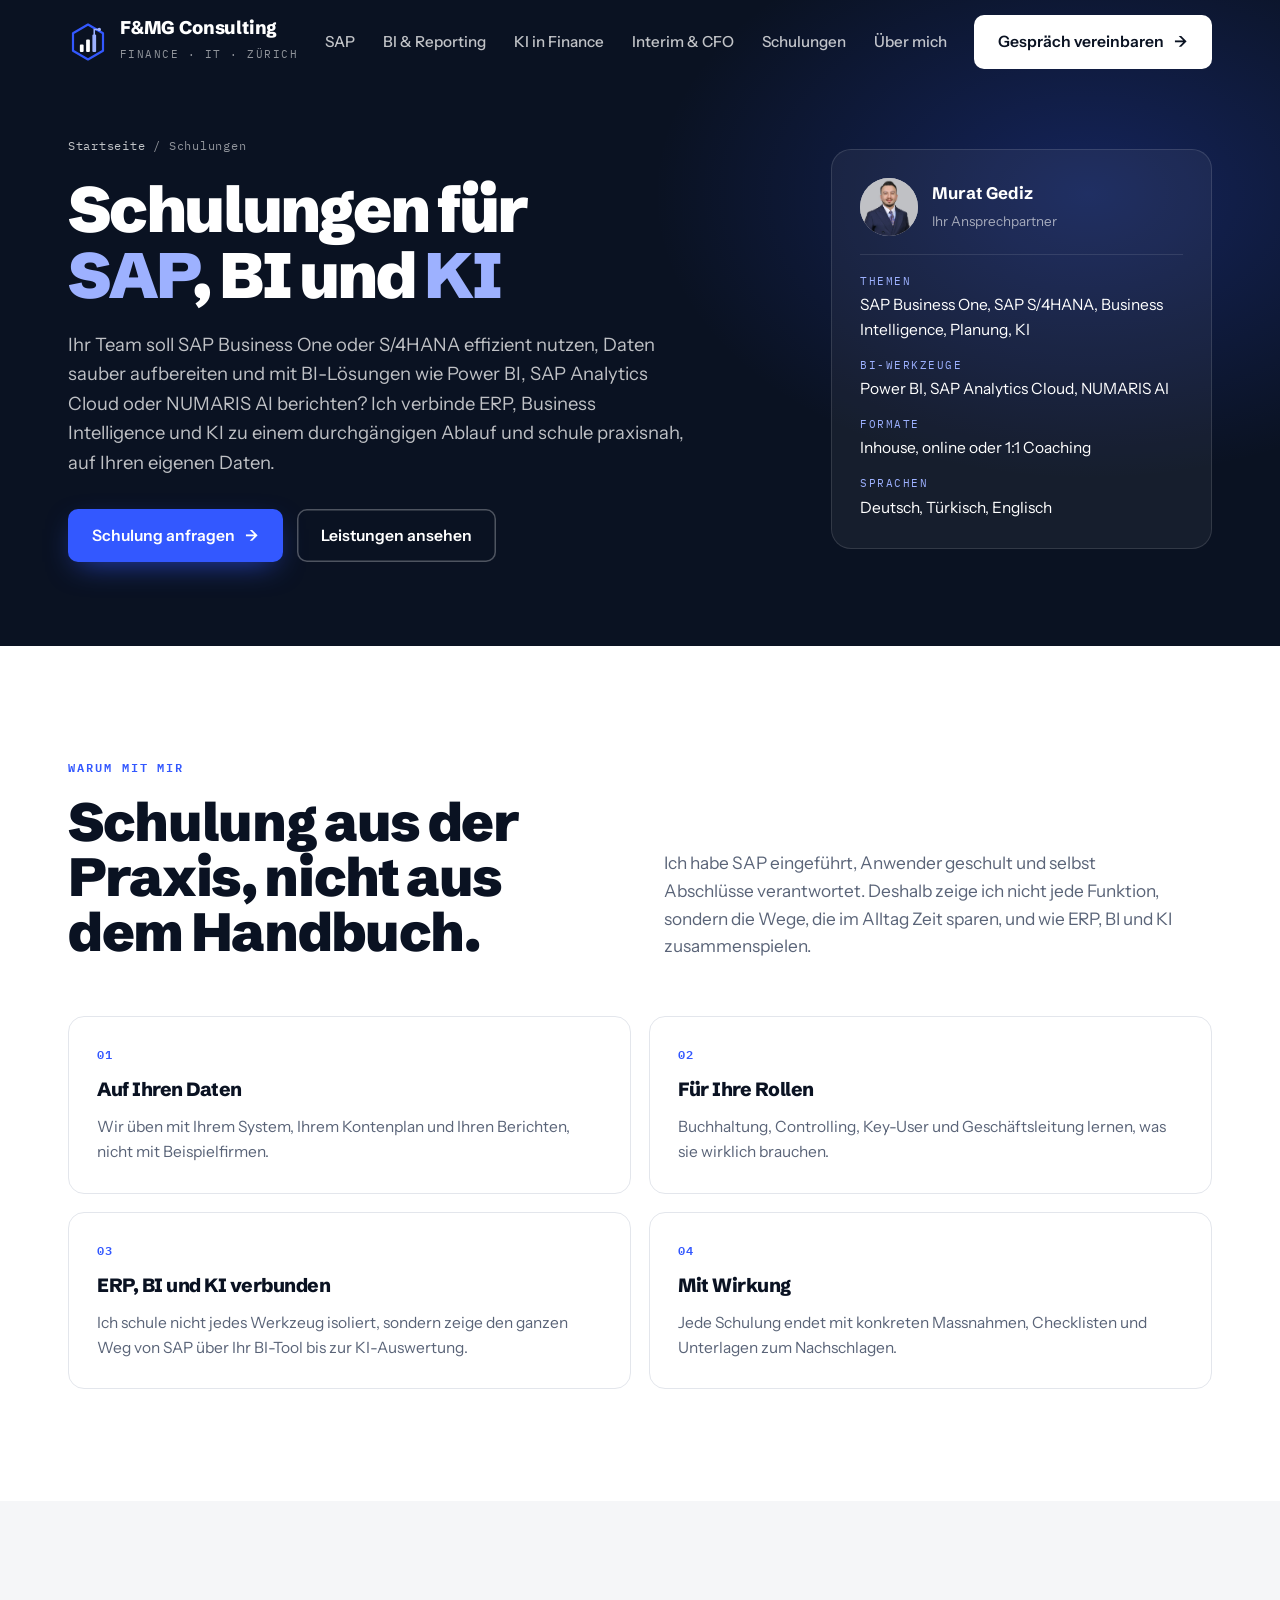
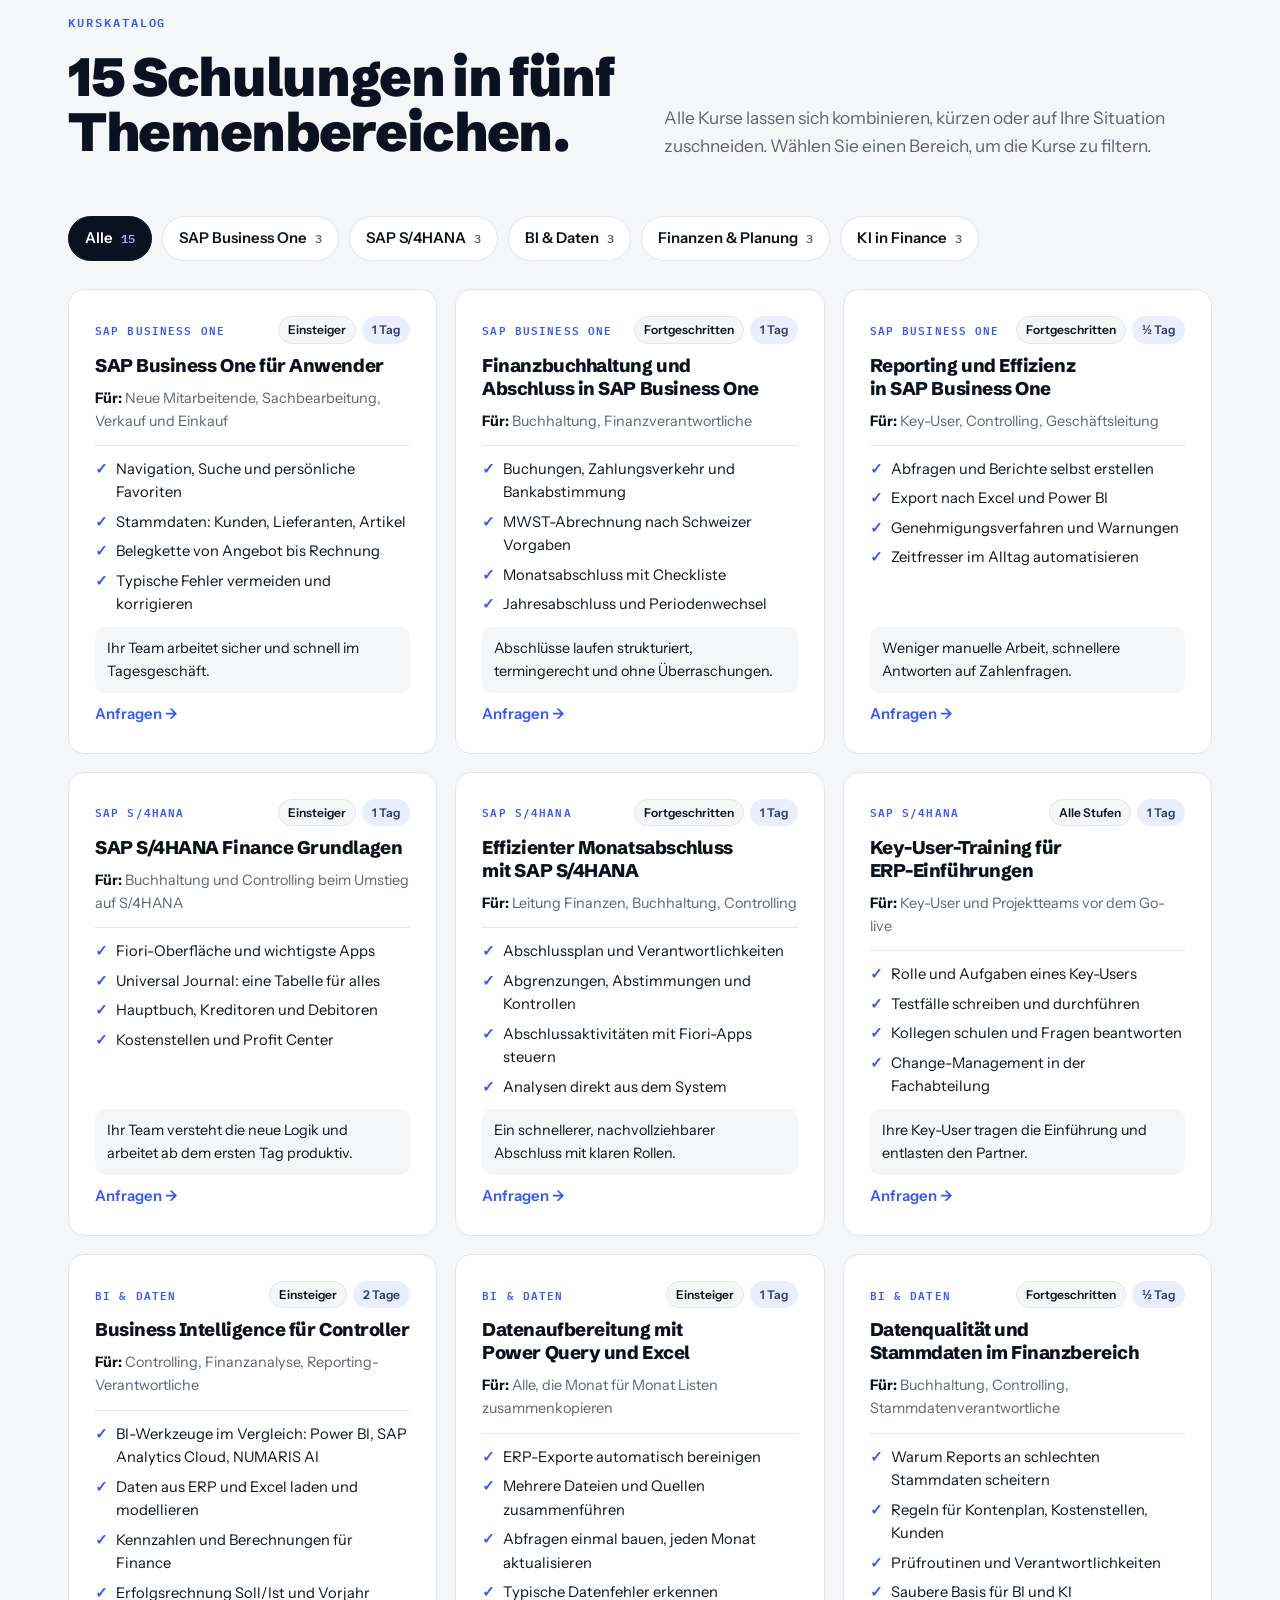
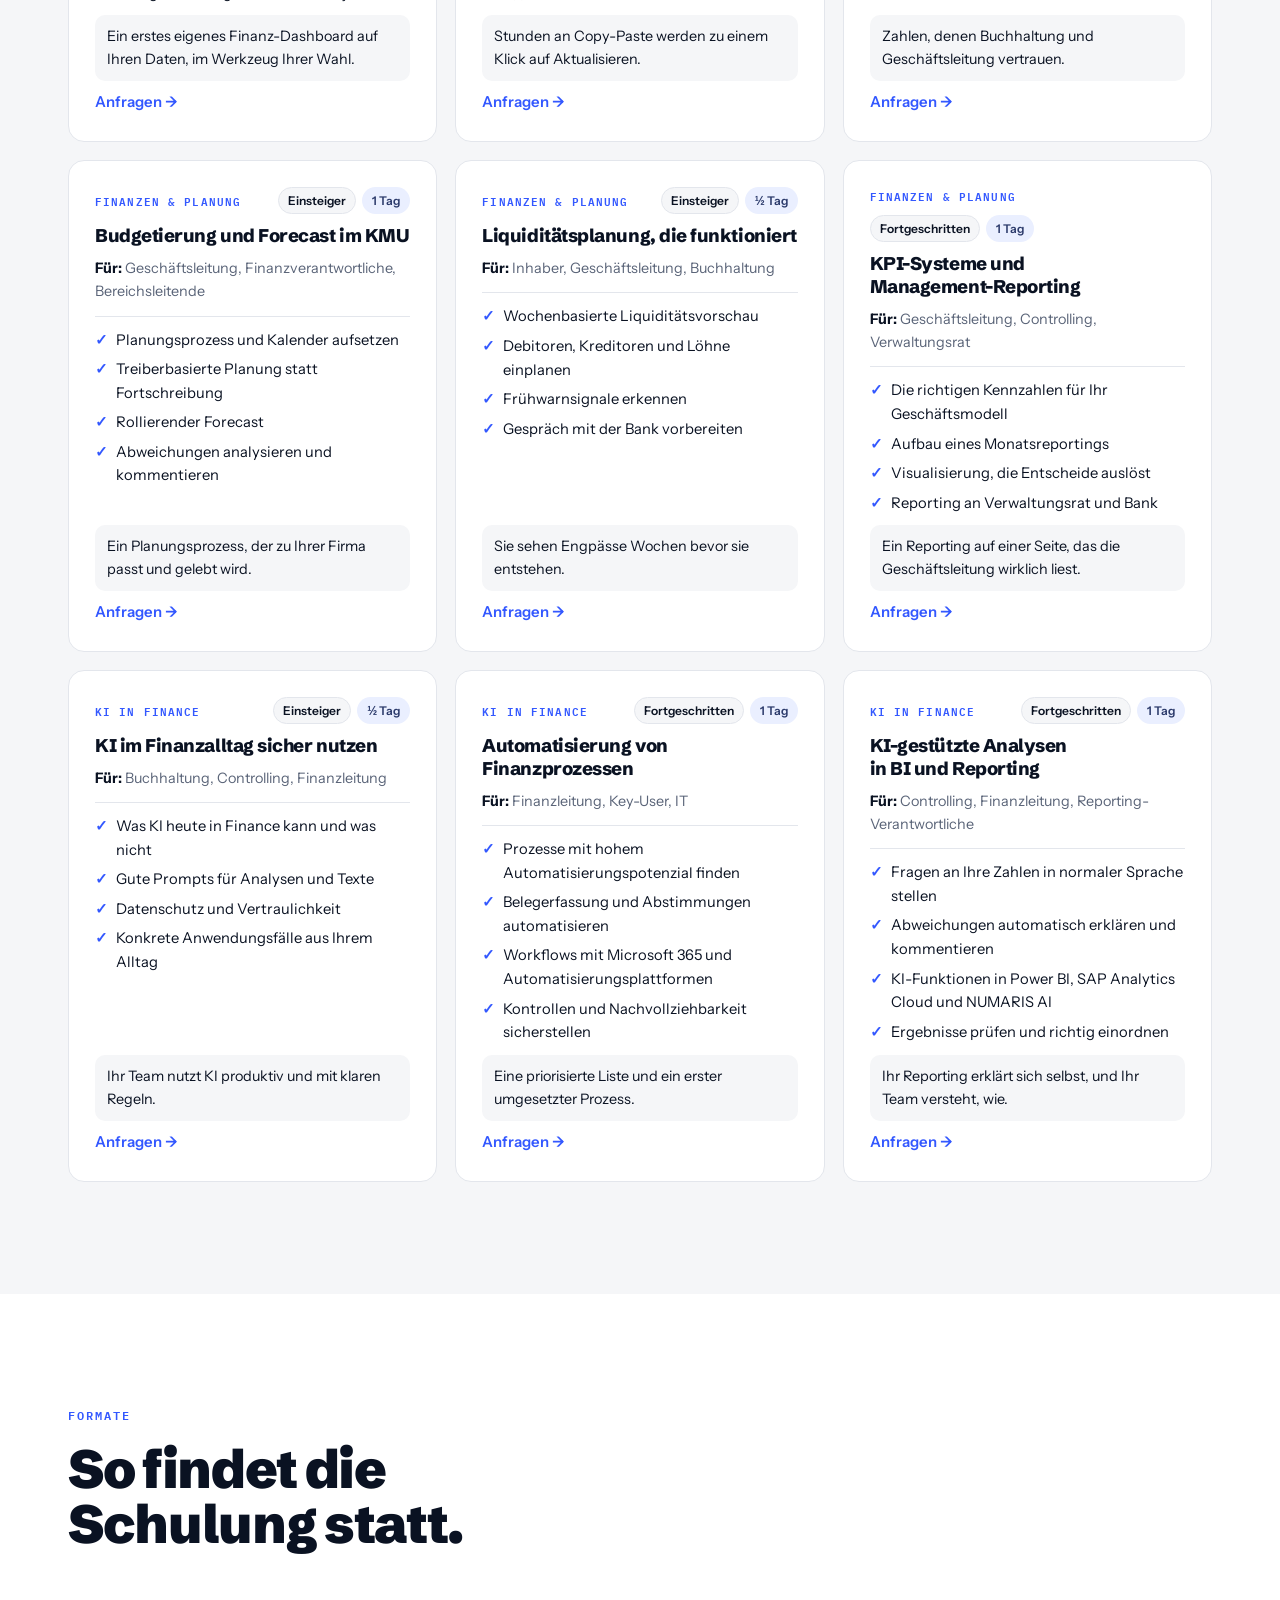
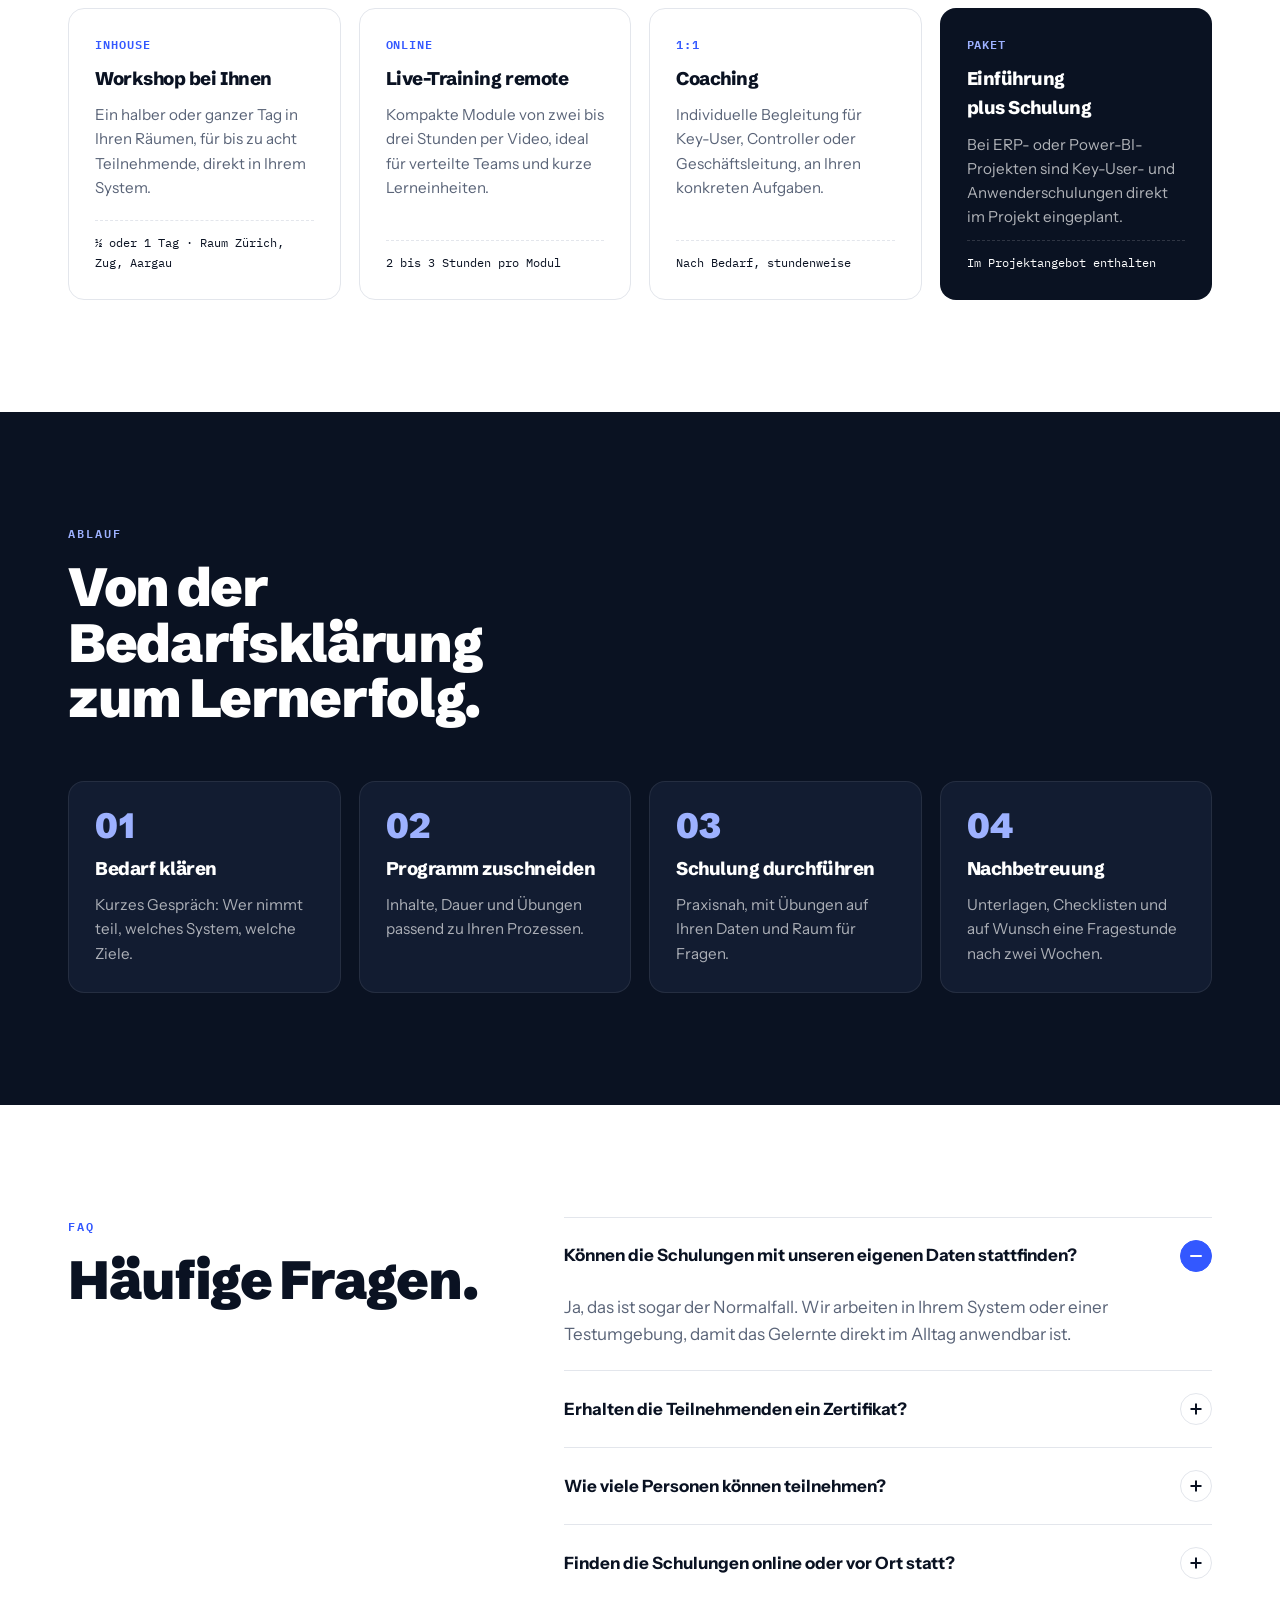
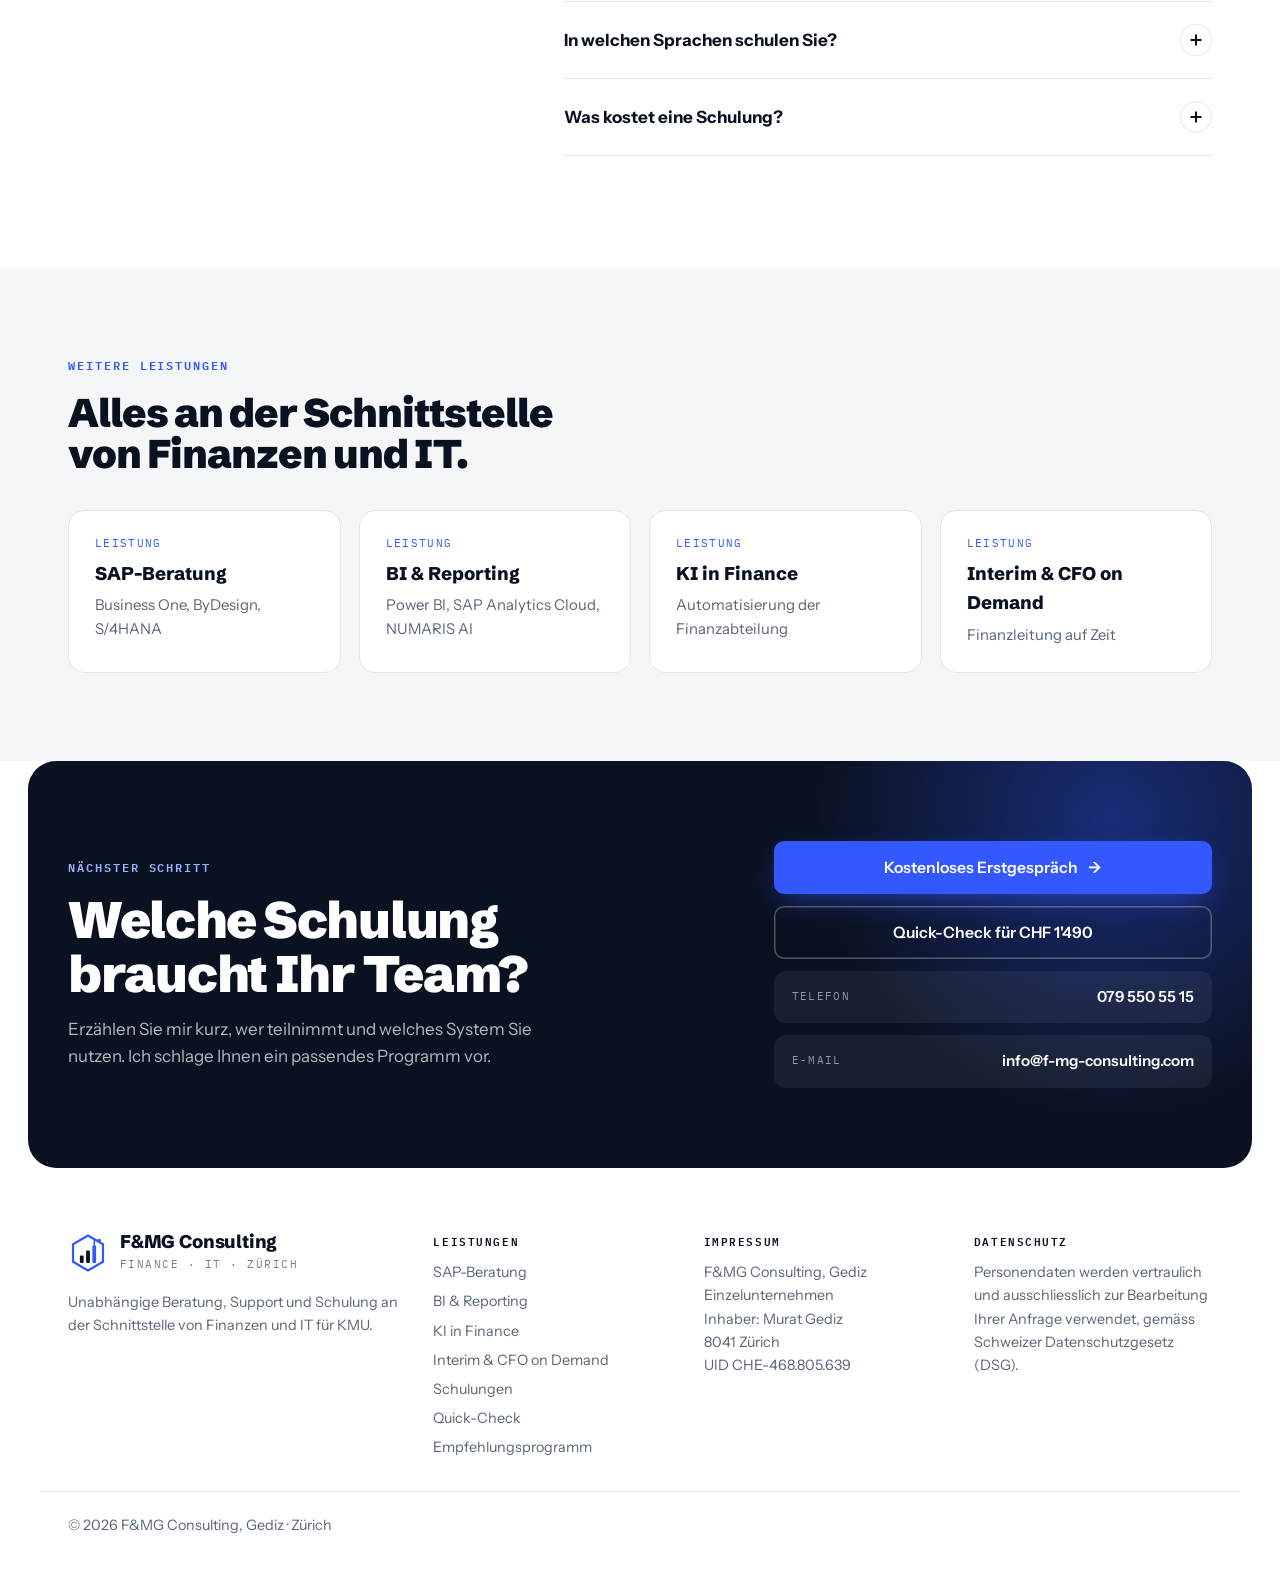
<file: schulungen-sap-power-bi-finanzen.html>
<!DOCTYPE html>
<html lang="de-CH">
<head>
<meta charset="utf-8">
<meta name="viewport" content="width=device-width, initial-scale=1">
<title>Schulungen SAP, Business Intelligence &amp; KI | F&amp;MG Consulting Zürich</title>
<meta name="description" content="Praxisnahe Schulungen in Zürich und online: SAP Business One, SAP S/4HANA Finance, Business Intelligence mit Power BI, SAP Analytics Cloud oder NUMARIS AI, Datenaufbereitung, Planung und KI in Finance. Inhouse auf Ihren Daten.">
<meta property="og:title" content="Schulungen SAP, Business Intelligence &amp; KI | F&amp;MG Consulting Zürich">
<meta property="og:description" content="Praxisnahe Schulungen in Zürich und online: SAP Business One, SAP S/4HANA Finance, Business Intelligence mit Power BI, SAP Analytics Cloud oder NUMARIS AI, Datenaufbereitung, Planung und KI in Finance. Inhouse auf Ihren Daten.">
<meta property="og:type" content="website">
<meta property="og:image" content="https://www.f-mg-consulting.com/og-image.png">
<meta property="og:image:width" content="1200">
<meta property="og:image:height" content="630">
<meta property="og:url" content="https://www.f-mg-consulting.com/schulungen-sap-power-bi-finanzen">
<meta property="og:site_name" content="F&amp;MG Consulting">
<meta name="twitter:card" content="summary_large_image">
<meta name="twitter:image" content="https://www.f-mg-consulting.com/og-image.png">
<link rel="icon" href="favicon.svg" type="image/svg+xml">
<link rel="canonical" href="https://www.f-mg-consulting.com/schulungen-sap-power-bi-finanzen">
<link rel="preconnect" href="https://fonts.googleapis.com">
<link rel="preconnect" href="https://fonts.gstatic.com" crossorigin>
<link href="https://fonts.googleapis.com/css2?family=Schibsted+Grotesk:wght@500;700;800;900&amp;family=Instrument+Sans:wght@400;500;600;700&amp;family=IBM+Plex+Mono:wght@400;500;600&amp;display=swap" rel="stylesheet">
<link rel="stylesheet" href="styles.css?v=20261118e">
<script type="application/ld+json">
{
 "@context": "https://schema.org",
 "@graph": [
  {
   "@type": "Service",
   "name": "Schulungen zu SAP, Business Intelligence, Finanzplanung und KI",
   "serviceType": "Schulungen zu SAP, Business Intelligence, Finanzplanung und KI",
   "url": "https://www.f-mg-consulting.com/schulungen-sap-power-bi-finanzen",
   "description": "Praxisnahe Schulungen in Zürich und online: SAP Business One, SAP S/4HANA Finance, Business Intelligence mit Power BI, SAP Analytics Cloud oder NUMARIS AI, Datenaufbereitung, Planung und KI in Finance. Inhouse auf Ihren Daten.",
   "provider": {
    "@type": "ProfessionalService",
    "name": "F&MG Consulting",
    "url": "https://www.f-mg-consulting.com/",
    "telephone": "+41795505515",
    "address": {
     "@type": "PostalAddress",
     "postalCode": "8041",
     "addressLocality": "Zürich",
     "addressCountry": "CH"
    }
   },
   "areaServed": [
    "Zürich",
    "Zug",
    "Aargau",
    "Deutschschweiz"
   ]
  },
  {
   "@type": "BreadcrumbList",
   "itemListElement": [
    {
     "@type": "ListItem",
     "position": 1,
     "name": "Startseite",
     "item": "https://www.f-mg-consulting.com/"
    },
    {
     "@type": "ListItem",
     "position": 2,
     "name": "Schulungen",
     "item": "https://www.f-mg-consulting.com/schulungen-sap-power-bi-finanzen"
    }
   ]
  },
  {
   "@type": "FAQPage",
   "mainEntity": [
    {
     "@type": "Question",
     "name": "Können die Schulungen mit unseren eigenen Daten stattfinden?",
     "acceptedAnswer": {
      "@type": "Answer",
      "text": "Ja, das ist sogar der Normalfall. Wir arbeiten in Ihrem System oder einer Testumgebung, damit das Gelernte direkt im Alltag anwendbar ist."
     }
    },
    {
     "@type": "Question",
     "name": "Erhalten die Teilnehmenden ein Zertifikat?",
     "acceptedAnswer": {
      "@type": "Answer",
      "text": "Ja, eine Teilnahmebestätigung von F&MG Consulting. Offizielle SAP-Zertifizierungsprüfungen werden ausschliesslich von SAP abgenommen."
     }
    },
    {
     "@type": "Question",
     "name": "Wie viele Personen können teilnehmen?",
     "acceptedAnswer": {
      "@type": "Answer",
      "text": "Für Workshops empfehle ich bis zu acht Teilnehmende, damit alle aktiv üben können. Für grössere Gruppen teilen wir in mehrere Durchgänge auf."
     }
    },
    {
     "@type": "Question",
     "name": "Finden die Schulungen online oder vor Ort statt?",
     "acceptedAnswer": {
      "@type": "Answer",
      "text": "Beides ist möglich. Vor Ort im Raum Zürich, Zug und Aargau, online in der ganzen Schweiz."
     }
    },
    {
     "@type": "Question",
     "name": "In welchen Sprachen schulen Sie?",
     "acceptedAnswer": {
      "@type": "Answer",
      "text": "Auf Deutsch, Türkisch und Englisch."
     }
    },
    {
     "@type": "Question",
     "name": "Was kostet eine Schulung?",
     "acceptedAnswer": {
      "@type": "Answer",
      "text": "Das hängt von Format, Dauer und Vorbereitung ab. Sie erhalten nach einem kurzen Gespräch eine transparente Offerte zum Festpreis."
     }
    }
   ]
  },
  {
   "@type": "ItemList",
   "name": "Schulungen F&MG Consulting",
   "itemListElement": [
    {
     "@type": "ListItem",
     "position": 1,
     "item": {
      "@type": "Course",
      "name": "SAP Business One für Anwender",
      "description": "Ihr Team arbeitet sicher und schnell im Tagesgeschäft.",
      "provider": {
       "@type": "Organization",
       "name": "F&MG Consulting",
       "url": "https://www.f-mg-consulting.com/"
      },
      "inLanguage": [
       "de",
       "tr",
       "en"
      ],
      "educationalLevel": "Einsteiger"
     }
    },
    {
     "@type": "ListItem",
     "position": 2,
     "item": {
      "@type": "Course",
      "name": "Finanzbuchhaltung und Abschluss in SAP Business One",
      "description": "Abschlüsse laufen strukturiert, termingerecht und ohne Überraschungen.",
      "provider": {
       "@type": "Organization",
       "name": "F&MG Consulting",
       "url": "https://www.f-mg-consulting.com/"
      },
      "inLanguage": [
       "de",
       "tr",
       "en"
      ],
      "educationalLevel": "Fortgeschritten"
     }
    },
    {
     "@type": "ListItem",
     "position": 3,
     "item": {
      "@type": "Course",
      "name": "Reporting und Effizienz in SAP Business One",
      "description": "Weniger manuelle Arbeit, schnellere Antworten auf Zahlenfragen.",
      "provider": {
       "@type": "Organization",
       "name": "F&MG Consulting",
       "url": "https://www.f-mg-consulting.com/"
      },
      "inLanguage": [
       "de",
       "tr",
       "en"
      ],
      "educationalLevel": "Fortgeschritten"
     }
    },
    {
     "@type": "ListItem",
     "position": 4,
     "item": {
      "@type": "Course",
      "name": "SAP S/4HANA Finance Grundlagen",
      "description": "Ihr Team versteht die neue Logik und arbeitet ab dem ersten Tag produktiv.",
      "provider": {
       "@type": "Organization",
       "name": "F&MG Consulting",
       "url": "https://www.f-mg-consulting.com/"
      },
      "inLanguage": [
       "de",
       "tr",
       "en"
      ],
      "educationalLevel": "Einsteiger"
     }
    },
    {
     "@type": "ListItem",
     "position": 5,
     "item": {
      "@type": "Course",
      "name": "Effizienter Monatsabschluss mit SAP S/4HANA",
      "description": "Ein schnellerer, nachvollziehbarer Abschluss mit klaren Rollen.",
      "provider": {
       "@type": "Organization",
       "name": "F&MG Consulting",
       "url": "https://www.f-mg-consulting.com/"
      },
      "inLanguage": [
       "de",
       "tr",
       "en"
      ],
      "educationalLevel": "Fortgeschritten"
     }
    },
    {
     "@type": "ListItem",
     "position": 6,
     "item": {
      "@type": "Course",
      "name": "Key-User-Training für ERP-Einführungen",
      "description": "Ihre Key-User tragen die Einführung und entlasten den Partner.",
      "provider": {
       "@type": "Organization",
       "name": "F&MG Consulting",
       "url": "https://www.f-mg-consulting.com/"
      },
      "inLanguage": [
       "de",
       "tr",
       "en"
      ],
      "educationalLevel": "Alle Stufen"
     }
    },
    {
     "@type": "ListItem",
     "position": 7,
     "item": {
      "@type": "Course",
      "name": "Business Intelligence für Controller",
      "description": "Ein erstes eigenes Finanz-Dashboard auf Ihren Daten, im Werkzeug Ihrer Wahl.",
      "provider": {
       "@type": "Organization",
       "name": "F&MG Consulting",
       "url": "https://www.f-mg-consulting.com/"
      },
      "inLanguage": [
       "de",
       "tr",
       "en"
      ],
      "educationalLevel": "Einsteiger"
     }
    },
    {
     "@type": "ListItem",
     "position": 8,
     "item": {
      "@type": "Course",
      "name": "Datenaufbereitung mit Power Query und Excel",
      "description": "Stunden an Copy-Paste werden zu einem Klick auf Aktualisieren.",
      "provider": {
       "@type": "Organization",
       "name": "F&MG Consulting",
       "url": "https://www.f-mg-consulting.com/"
      },
      "inLanguage": [
       "de",
       "tr",
       "en"
      ],
      "educationalLevel": "Einsteiger"
     }
    },
    {
     "@type": "ListItem",
     "position": 9,
     "item": {
      "@type": "Course",
      "name": "Datenqualität und Stammdaten im Finanzbereich",
      "description": "Zahlen, denen Buchhaltung und Geschäftsleitung vertrauen.",
      "provider": {
       "@type": "Organization",
       "name": "F&MG Consulting",
       "url": "https://www.f-mg-consulting.com/"
      },
      "inLanguage": [
       "de",
       "tr",
       "en"
      ],
      "educationalLevel": "Fortgeschritten"
     }
    },
    {
     "@type": "ListItem",
     "position": 10,
     "item": {
      "@type": "Course",
      "name": "Budgetierung und Forecast im KMU",
      "description": "Ein Planungsprozess, der zu Ihrer Firma passt und gelebt wird.",
      "provider": {
       "@type": "Organization",
       "name": "F&MG Consulting",
       "url": "https://www.f-mg-consulting.com/"
      },
      "inLanguage": [
       "de",
       "tr",
       "en"
      ],
      "educationalLevel": "Einsteiger"
     }
    },
    {
     "@type": "ListItem",
     "position": 11,
     "item": {
      "@type": "Course",
      "name": "Liquiditätsplanung, die funktioniert",
      "description": "Sie sehen Engpässe Wochen bevor sie entstehen.",
      "provider": {
       "@type": "Organization",
       "name": "F&MG Consulting",
       "url": "https://www.f-mg-consulting.com/"
      },
      "inLanguage": [
       "de",
       "tr",
       "en"
      ],
      "educationalLevel": "Einsteiger"
     }
    },
    {
     "@type": "ListItem",
     "position": 12,
     "item": {
      "@type": "Course",
      "name": "KPI-Systeme und Management-Reporting",
      "description": "Ein Reporting auf einer Seite, das die Geschäftsleitung wirklich liest.",
      "provider": {
       "@type": "Organization",
       "name": "F&MG Consulting",
       "url": "https://www.f-mg-consulting.com/"
      },
      "inLanguage": [
       "de",
       "tr",
       "en"
      ],
      "educationalLevel": "Fortgeschritten"
     }
    },
    {
     "@type": "ListItem",
     "position": 13,
     "item": {
      "@type": "Course",
      "name": "KI im Finanzalltag sicher nutzen",
      "description": "Ihr Team nutzt KI produktiv und mit klaren Regeln.",
      "provider": {
       "@type": "Organization",
       "name": "F&MG Consulting",
       "url": "https://www.f-mg-consulting.com/"
      },
      "inLanguage": [
       "de",
       "tr",
       "en"
      ],
      "educationalLevel": "Einsteiger"
     }
    },
    {
     "@type": "ListItem",
     "position": 14,
     "item": {
      "@type": "Course",
      "name": "Automatisierung von Finanzprozessen",
      "description": "Eine priorisierte Liste und ein erster umgesetzter Prozess.",
      "provider": {
       "@type": "Organization",
       "name": "F&MG Consulting",
       "url": "https://www.f-mg-consulting.com/"
      },
      "inLanguage": [
       "de",
       "tr",
       "en"
      ],
      "educationalLevel": "Fortgeschritten"
     }
    },
    {
     "@type": "ListItem",
     "position": 15,
     "item": {
      "@type": "Course",
      "name": "KI-gestützte Analysen in BI und Reporting",
      "description": "Ihr Reporting erklärt sich selbst, und Ihr Team versteht, wie.",
      "provider": {
       "@type": "Organization",
       "name": "F&MG Consulting",
       "url": "https://www.f-mg-consulting.com/"
      },
      "inLanguage": [
       "de",
       "tr",
       "en"
      ],
      "educationalLevel": "Fortgeschritten"
     }
    }
   ]
  }
 ]
}
</script>
</head>
<body>
<header class="nav">
  <div class="wrap">
    <a class="brand" href="index.html" aria-label="F&amp;MG Consulting, Startseite">
      <span class="m"><svg width="40" height="40" viewBox="0 0 64 64" aria-hidden="true"><path d="M32 4 L56 18 L56 46 L32 60 L8 46 L8 18 Z" fill="none" stroke="#3358ff" stroke-width="3.5" stroke-linejoin="round"/><rect x="19" y="36" width="6" height="12" rx="1.5" fill="#ffffff"/><rect x="29" y="28" width="6" height="20" rx="1.5" fill="#ffffff"/><rect x="39" y="20" width="6" height="28" rx="1.5" fill="#9db1ff"/><path d="M42 20 V12 H50" fill="none" stroke="#9db1ff" stroke-width="2.5" stroke-linecap="round"/><circle cx="50" cy="12" r="2.8" fill="#9db1ff"/></svg></span>
      <span><b>F&amp;MG Consulting</b><small>Finance · IT · Zürich</small></span>
    </a>
    <ul>
      <li><a href="sap-beratung-zuerich.html">SAP</a></li>
      <li><a href="power-bi-controlling-kmu.html">BI &amp; Reporting</a></li>
      <li><a href="ki-finance-automatisierung.html">KI in Finance</a></li>
      <li><a href="interim-cfo-zuerich.html">Interim &amp; CFO</a></li>
      <li><a href="schulungen-sap-power-bi-finanzen.html">Schulungen</a></li>
      <li><a href="index.html#profil">Über mich</a></li>
    </ul>
    <a class="btn white" href="index.html#kontakt">Gespräch vereinbaren <span class="a">→</span></a>
  </div>
</header>
<main>
<section class="sub-hero">
  <div class="wrap">
    <div>
      <nav class="crumbs" aria-label="Brotkrumen"><a href="index.html">Startseite</a><span>/</span><span>Schulungen</span></nav>
      <h1>Schulungen für <em>SAP</em>, BI und <em>KI</em></h1>
      <p class="lead">Ihr Team soll SAP Business One oder S/4HANA effizient nutzen, Daten sauber aufbereiten und mit BI-Lösungen wie Power BI, SAP Analytics Cloud oder NUMARIS AI berichten? Ich verbinde ERP, Business Intelligence und KI zu einem durchgängigen Ablauf und schule praxisnah, auf Ihren eigenen Daten.</p>
      <div class="ctas">
        <a class="btn primary" href="#kontakt">Schulung anfragen <span class="a">→</span></a>
        <a class="btn ghost" href="#leistungen">Leistungen ansehen</a>
      </div>
    </div>
    <aside class="glance">
      <div class="who"><img src="murat-gediz.jpg" alt="Murat Gediz" width="58" height="58"><div><b>Murat Gediz</b><span>Ihr Ansprechpartner</span></div></div>
      <dl><div><dt>Themen</dt><dd>SAP Business One, SAP S/4HANA, Business Intelligence, Planung, KI</dd></div><div><dt>BI-Werkzeuge</dt><dd>Power BI, SAP Analytics Cloud, NUMARIS AI</dd></div><div><dt>Formate</dt><dd>Inhouse, online oder 1:1 Coaching</dd></div><div><dt>Sprachen</dt><dd>Deutsch, Türkisch, Englisch</dd></div></dl>
    </aside>
  </div>
</section>
<section class="sec" id="leistungen">
  <div class="wrap">
    <div class="head"><div><span class="eyebrow">Warum mit mir</span><h2>Schulung aus der Praxis, nicht aus dem Handbuch.</h2></div><p>Ich habe SAP eingeführt, Anwender geschult und selbst Abschlüsse verantwortet. Deshalb zeige ich nicht jede Funktion, sondern die Wege, die im Alltag Zeit sparen, und wie ERP, BI und KI zusammenspielen.</p></div>
    <div class="grid2"><div class="box"><span class="n">01</span><h3>Auf Ihren Daten</h3><p>Wir üben mit Ihrem System, Ihrem Kontenplan und Ihren Berichten, nicht mit Beispielfirmen.</p></div><div class="box"><span class="n">02</span><h3>Für Ihre Rollen</h3><p>Buchhaltung, Controlling, Key-User und Geschäftsleitung lernen, was sie wirklich brauchen.</p></div><div class="box"><span class="n">03</span><h3>ERP, BI und KI verbunden</h3><p>Ich schule nicht jedes Werkzeug isoliert, sondern zeige den ganzen Weg von SAP über Ihr BI-Tool bis zur KI-Auswertung.</p></div><div class="box"><span class="n">04</span><h3>Mit Wirkung</h3><p>Jede Schulung endet mit konkreten Massnahmen, Checklisten und Unterlagen zum Nachschlagen.</p></div></div>
  </div>
</section><section class="sec alt" id="kurse">
  <div class="wrap">
    <div class="head"><div><span class="eyebrow">Kurskatalog</span><h2>15 Schulungen in fünf Themenbereichen.</h2></div><p>Alle Kurse lassen sich kombinieren, kürzen oder auf Ihre Situation zuschneiden. Wählen Sie einen Bereich, um die Kurse zu filtern.</p></div>
    <div class="cfilter" role="tablist" aria-label="Kurse filtern">
<button class="on" data-f="all" role="tab" aria-selected="true">Alle <span>15</span></button>
<button data-f="b1" role="tab" aria-selected="false">SAP Business One <span>3</span></button>
<button data-f="s4" role="tab" aria-selected="false">SAP S/4HANA <span>3</span></button>
<button data-f="bi" role="tab" aria-selected="false">BI &amp; Daten <span>3</span></button>
<button data-f="fin" role="tab" aria-selected="false">Finanzen &amp; Planung <span>3</span></button>
<button data-f="ki" role="tab" aria-selected="false">KI in Finance <span>3</span></button>
</div>
    <div class="courses"><article class="course" data-cat="b1">
  <div class="c-top"><span class="c-cat">SAP Business One</span><span class="c-meta"><span class="c-lvl">Einsteiger</span><span class="c-dur">1 Tag</span></span></div>
  <h3>SAP Business One für Anwender</h3>
  <p class="c-ziel"><b>Für:</b> Neue Mitarbeitende, Sachbearbeitung, Verkauf und Einkauf</p>
  <ul><li>Navigation, Suche und persönliche Favoriten</li><li>Stammdaten: Kunden, Lieferanten, Artikel</li><li>Belegkette von Angebot bis Rechnung</li><li>Typische Fehler vermeiden und korrigieren</li></ul>
  <p class="c-erg">Ihr Team arbeitet sicher und schnell im Tagesgeschäft.</p>
  <a class="c-cta" href="#kontakt" data-course="SAP Business One für Anwender">Anfragen →</a>
</article><article class="course" data-cat="b1">
  <div class="c-top"><span class="c-cat">SAP Business One</span><span class="c-meta"><span class="c-lvl">Fortgeschritten</span><span class="c-dur">1 Tag</span></span></div>
  <h3>Finanzbuchhaltung und Abschluss in SAP Business One</h3>
  <p class="c-ziel"><b>Für:</b> Buchhaltung, Finanzverantwortliche</p>
  <ul><li>Buchungen, Zahlungsverkehr und Bankabstimmung</li><li>MWST-Abrechnung nach Schweizer Vorgaben</li><li>Monatsabschluss mit Checkliste</li><li>Jahresabschluss und Periodenwechsel</li></ul>
  <p class="c-erg">Abschlüsse laufen strukturiert, termingerecht und ohne Überraschungen.</p>
  <a class="c-cta" href="#kontakt" data-course="Finanzbuchhaltung und Abschluss in SAP Business One">Anfragen →</a>
</article><article class="course" data-cat="b1">
  <div class="c-top"><span class="c-cat">SAP Business One</span><span class="c-meta"><span class="c-lvl">Fortgeschritten</span><span class="c-dur">½ Tag</span></span></div>
  <h3>Reporting und Effizienz in SAP Business One</h3>
  <p class="c-ziel"><b>Für:</b> Key-User, Controlling, Geschäftsleitung</p>
  <ul><li>Abfragen und Berichte selbst erstellen</li><li>Export nach Excel und Power BI</li><li>Genehmigungsverfahren und Warnungen</li><li>Zeitfresser im Alltag automatisieren</li></ul>
  <p class="c-erg">Weniger manuelle Arbeit, schnellere Antworten auf Zahlenfragen.</p>
  <a class="c-cta" href="#kontakt" data-course="Reporting und Effizienz in SAP Business One">Anfragen →</a>
</article><article class="course" data-cat="s4">
  <div class="c-top"><span class="c-cat">SAP S/4HANA</span><span class="c-meta"><span class="c-lvl">Einsteiger</span><span class="c-dur">1 Tag</span></span></div>
  <h3>SAP S/4HANA Finance Grundlagen</h3>
  <p class="c-ziel"><b>Für:</b> Buchhaltung und Controlling beim Umstieg auf S/4HANA</p>
  <ul><li>Fiori-Oberfläche und wichtigste Apps</li><li>Universal Journal: eine Tabelle für alles</li><li>Hauptbuch, Kreditoren und Debitoren</li><li>Kostenstellen und Profit Center</li></ul>
  <p class="c-erg">Ihr Team versteht die neue Logik und arbeitet ab dem ersten Tag produktiv.</p>
  <a class="c-cta" href="#kontakt" data-course="SAP S/4HANA Finance Grundlagen">Anfragen →</a>
</article><article class="course" data-cat="s4">
  <div class="c-top"><span class="c-cat">SAP S/4HANA</span><span class="c-meta"><span class="c-lvl">Fortgeschritten</span><span class="c-dur">1 Tag</span></span></div>
  <h3>Effizienter Monatsabschluss mit SAP S/4HANA</h3>
  <p class="c-ziel"><b>Für:</b> Leitung Finanzen, Buchhaltung, Controlling</p>
  <ul><li>Abschlussplan und Verantwortlichkeiten</li><li>Abgrenzungen, Abstimmungen und Kontrollen</li><li>Abschlussaktivitäten mit Fiori-Apps steuern</li><li>Analysen direkt aus dem System</li></ul>
  <p class="c-erg">Ein schnellerer, nachvollziehbarer Abschluss mit klaren Rollen.</p>
  <a class="c-cta" href="#kontakt" data-course="Effizienter Monatsabschluss mit SAP S/4HANA">Anfragen →</a>
</article><article class="course" data-cat="s4">
  <div class="c-top"><span class="c-cat">SAP S/4HANA</span><span class="c-meta"><span class="c-lvl">Alle Stufen</span><span class="c-dur">1 Tag</span></span></div>
  <h3>Key-User-Training für ERP-Einführungen</h3>
  <p class="c-ziel"><b>Für:</b> Key-User und Projektteams vor dem Go-live</p>
  <ul><li>Rolle und Aufgaben eines Key-Users</li><li>Testfälle schreiben und durchführen</li><li>Kollegen schulen und Fragen beantworten</li><li>Change-Management in der Fachabteilung</li></ul>
  <p class="c-erg">Ihre Key-User tragen die Einführung und entlasten den Partner.</p>
  <a class="c-cta" href="#kontakt" data-course="Key-User-Training für ERP-Einführungen">Anfragen →</a>
</article><article class="course" data-cat="bi">
  <div class="c-top"><span class="c-cat">BI &amp; Daten</span><span class="c-meta"><span class="c-lvl">Einsteiger</span><span class="c-dur">2 Tage</span></span></div>
  <h3>Business Intelligence für Controller</h3>
  <p class="c-ziel"><b>Für:</b> Controlling, Finanzanalyse, Reporting-Verantwortliche</p>
  <ul><li>BI-Werkzeuge im Vergleich: Power BI, SAP Analytics Cloud, NUMARIS AI</li><li>Daten aus ERP und Excel laden und modellieren</li><li>Kennzahlen und Berechnungen für Finance</li><li>Erfolgsrechnung Soll/Ist und Vorjahr</li></ul>
  <p class="c-erg">Ein erstes eigenes Finanz-Dashboard auf Ihren Daten, im Werkzeug Ihrer Wahl.</p>
  <a class="c-cta" href="#kontakt" data-course="Business Intelligence für Controller">Anfragen →</a>
</article><article class="course" data-cat="bi">
  <div class="c-top"><span class="c-cat">BI &amp; Daten</span><span class="c-meta"><span class="c-lvl">Einsteiger</span><span class="c-dur">1 Tag</span></span></div>
  <h3>Datenaufbereitung mit Power Query und Excel</h3>
  <p class="c-ziel"><b>Für:</b> Alle, die Monat für Monat Listen zusammenkopieren</p>
  <ul><li>ERP-Exporte automatisch bereinigen</li><li>Mehrere Dateien und Quellen zusammenführen</li><li>Abfragen einmal bauen, jeden Monat aktualisieren</li><li>Typische Datenfehler erkennen</li></ul>
  <p class="c-erg">Stunden an Copy-Paste werden zu einem Klick auf Aktualisieren.</p>
  <a class="c-cta" href="#kontakt" data-course="Datenaufbereitung mit Power Query und Excel">Anfragen →</a>
</article><article class="course" data-cat="bi">
  <div class="c-top"><span class="c-cat">BI &amp; Daten</span><span class="c-meta"><span class="c-lvl">Fortgeschritten</span><span class="c-dur">½ Tag</span></span></div>
  <h3>Datenqualität und Stammdaten im Finanzbereich</h3>
  <p class="c-ziel"><b>Für:</b> Buchhaltung, Controlling, Stammdatenverantwortliche</p>
  <ul><li>Warum Reports an schlechten Stammdaten scheitern</li><li>Regeln für Kontenplan, Kostenstellen, Kunden</li><li>Prüfroutinen und Verantwortlichkeiten</li><li>Saubere Basis für BI und KI</li></ul>
  <p class="c-erg">Zahlen, denen Buchhaltung und Geschäftsleitung vertrauen.</p>
  <a class="c-cta" href="#kontakt" data-course="Datenqualität und Stammdaten im Finanzbereich">Anfragen →</a>
</article><article class="course" data-cat="fin">
  <div class="c-top"><span class="c-cat">Finanzen &amp; Planung</span><span class="c-meta"><span class="c-lvl">Einsteiger</span><span class="c-dur">1 Tag</span></span></div>
  <h3>Budgetierung und Forecast im KMU</h3>
  <p class="c-ziel"><b>Für:</b> Geschäftsleitung, Finanzverantwortliche, Bereichsleitende</p>
  <ul><li>Planungsprozess und Kalender aufsetzen</li><li>Treiberbasierte Planung statt Fortschreibung</li><li>Rollierender Forecast</li><li>Abweichungen analysieren und kommentieren</li></ul>
  <p class="c-erg">Ein Planungsprozess, der zu Ihrer Firma passt und gelebt wird.</p>
  <a class="c-cta" href="#kontakt" data-course="Budgetierung und Forecast im KMU">Anfragen →</a>
</article><article class="course" data-cat="fin">
  <div class="c-top"><span class="c-cat">Finanzen &amp; Planung</span><span class="c-meta"><span class="c-lvl">Einsteiger</span><span class="c-dur">½ Tag</span></span></div>
  <h3>Liquiditätsplanung, die funktioniert</h3>
  <p class="c-ziel"><b>Für:</b> Inhaber, Geschäftsleitung, Buchhaltung</p>
  <ul><li>Wochenbasierte Liquiditätsvorschau</li><li>Debitoren, Kreditoren und Löhne einplanen</li><li>Frühwarnsignale erkennen</li><li>Gespräch mit der Bank vorbereiten</li></ul>
  <p class="c-erg">Sie sehen Engpässe Wochen bevor sie entstehen.</p>
  <a class="c-cta" href="#kontakt" data-course="Liquiditätsplanung, die funktioniert">Anfragen →</a>
</article><article class="course" data-cat="fin">
  <div class="c-top"><span class="c-cat">Finanzen &amp; Planung</span><span class="c-meta"><span class="c-lvl">Fortgeschritten</span><span class="c-dur">1 Tag</span></span></div>
  <h3>KPI-Systeme und Management-Reporting</h3>
  <p class="c-ziel"><b>Für:</b> Geschäftsleitung, Controlling, Verwaltungsrat</p>
  <ul><li>Die richtigen Kennzahlen für Ihr Geschäftsmodell</li><li>Aufbau eines Monatsreportings</li><li>Visualisierung, die Entscheide auslöst</li><li>Reporting an Verwaltungsrat und Bank</li></ul>
  <p class="c-erg">Ein Reporting auf einer Seite, das die Geschäftsleitung wirklich liest.</p>
  <a class="c-cta" href="#kontakt" data-course="KPI-Systeme und Management-Reporting">Anfragen →</a>
</article><article class="course" data-cat="ki">
  <div class="c-top"><span class="c-cat">KI in Finance</span><span class="c-meta"><span class="c-lvl">Einsteiger</span><span class="c-dur">½ Tag</span></span></div>
  <h3>KI im Finanzalltag sicher nutzen</h3>
  <p class="c-ziel"><b>Für:</b> Buchhaltung, Controlling, Finanzleitung</p>
  <ul><li>Was KI heute in Finance kann und was nicht</li><li>Gute Prompts für Analysen und Texte</li><li>Datenschutz und Vertraulichkeit</li><li>Konkrete Anwendungsfälle aus Ihrem Alltag</li></ul>
  <p class="c-erg">Ihr Team nutzt KI produktiv und mit klaren Regeln.</p>
  <a class="c-cta" href="#kontakt" data-course="KI im Finanzalltag sicher nutzen">Anfragen →</a>
</article><article class="course" data-cat="ki">
  <div class="c-top"><span class="c-cat">KI in Finance</span><span class="c-meta"><span class="c-lvl">Fortgeschritten</span><span class="c-dur">1 Tag</span></span></div>
  <h3>Automatisierung von Finanzprozessen</h3>
  <p class="c-ziel"><b>Für:</b> Finanzleitung, Key-User, IT</p>
  <ul><li>Prozesse mit hohem Automatisierungspotenzial finden</li><li>Belegerfassung und Abstimmungen automatisieren</li><li>Workflows mit Microsoft 365 und Automatisierungsplattformen</li><li>Kontrollen und Nachvollziehbarkeit sicherstellen</li></ul>
  <p class="c-erg">Eine priorisierte Liste und ein erster umgesetzter Prozess.</p>
  <a class="c-cta" href="#kontakt" data-course="Automatisierung von Finanzprozessen">Anfragen →</a>
</article><article class="course" data-cat="ki">
  <div class="c-top"><span class="c-cat">KI in Finance</span><span class="c-meta"><span class="c-lvl">Fortgeschritten</span><span class="c-dur">1 Tag</span></span></div>
  <h3>KI-gestützte Analysen in BI und Reporting</h3>
  <p class="c-ziel"><b>Für:</b> Controlling, Finanzleitung, Reporting-Verantwortliche</p>
  <ul><li>Fragen an Ihre Zahlen in normaler Sprache stellen</li><li>Abweichungen automatisch erklären und kommentieren</li><li>KI-Funktionen in Power BI, SAP Analytics Cloud und NUMARIS AI</li><li>Ergebnisse prüfen und richtig einordnen</li></ul>
  <p class="c-erg">Ihr Reporting erklärt sich selbst, und Ihr Team versteht, wie.</p>
  <a class="c-cta" href="#kontakt" data-course="KI-gestützte Analysen in BI und Reporting">Anfragen →</a>
</article></div>
  </div>
</section><section class="sec">
  <div class="wrap">
    <div class="head"><div><span class="eyebrow">Formate</span><h2>So findet die Schulung statt.</h2></div></div>
    <div class="formats">
<div class="fmt"><span class="n">INHOUSE</span><h3>Workshop bei Ihnen</h3><p>Ein halber oder ganzer Tag in Ihren Räumen, für bis zu acht Teilnehmende, direkt in Ihrem System.</p><span class="fm">½ oder 1 Tag · Raum Zürich, Zug, Aargau</span></div>
<div class="fmt"><span class="n">ONLINE</span><h3>Live-Training remote</h3><p>Kompakte Module von zwei bis drei Stunden per Video, ideal für verteilte Teams und kurze Lerneinheiten.</p><span class="fm">2 bis 3 Stunden pro Modul</span></div>
<div class="fmt"><span class="n">1:1</span><h3>Coaching</h3><p>Individuelle Begleitung für Key-User, Controller oder Geschäftsleitung, an Ihren konkreten Aufgaben.</p><span class="fm">Nach Bedarf, stundenweise</span></div>
<div class="fmt dark"><span class="n">PAKET</span><h3>Einführung plus Schulung</h3><p>Bei ERP- oder Power-BI-Projekten sind Key-User- und Anwenderschulungen direkt im Projekt eingeplant.</p><span class="fm">Im Projektangebot enthalten</span></div>
</div>
  </div>
</section><section class="sec dark">
  <div class="wrap">
    <div class="head"><div><span class="eyebrow">Ablauf</span><h2>Von der Bedarfsklärung zum Lernerfolg.</h2></div></div>
    <ol class="steps-l"><li><h3>Bedarf klären</h3><p>Kurzes Gespräch: Wer nimmt teil, welches System, welche Ziele.</p></li><li><h3>Programm zuschneiden</h3><p>Inhalte, Dauer und Übungen passend zu Ihren Prozessen.</p></li><li><h3>Schulung durchführen</h3><p>Praxisnah, mit Übungen auf Ihren Daten und Raum für Fragen.</p></li><li><h3>Nachbetreuung</h3><p>Unterlagen, Checklisten und auf Wunsch eine Fragestunde nach zwei Wochen.</p></li></ol>
  </div>
</section>
<section class="sec" id="faq">
  <div class="wrap faq">
    <div><span class="eyebrow">FAQ</span><h2>Häufige Fragen.</h2></div>
    <div><details open><summary>Können die Schulungen mit unseren eigenen Daten stattfinden?<i></i></summary><p>Ja, das ist sogar der Normalfall. Wir arbeiten in Ihrem System oder einer Testumgebung, damit das Gelernte direkt im Alltag anwendbar ist.</p></details><details><summary>Erhalten die Teilnehmenden ein Zertifikat?<i></i></summary><p>Ja, eine Teilnahmebestätigung von F&amp;MG Consulting. Offizielle SAP-Zertifizierungsprüfungen werden ausschliesslich von SAP abgenommen.</p></details><details><summary>Wie viele Personen können teilnehmen?<i></i></summary><p>Für Workshops empfehle ich bis zu acht Teilnehmende, damit alle aktiv üben können. Für grössere Gruppen teilen wir in mehrere Durchgänge auf.</p></details><details><summary>Finden die Schulungen online oder vor Ort statt?<i></i></summary><p>Beides ist möglich. Vor Ort im Raum Zürich, Zug und Aargau, online in der ganzen Schweiz.</p></details><details><summary>In welchen Sprachen schulen Sie?<i></i></summary><p>Auf Deutsch, Türkisch und Englisch.</p></details><details><summary>Was kostet eine Schulung?<i></i></summary><p>Das hängt von Format, Dauer und Vorbereitung ab. Sie erhalten nach einem kurzen Gespräch eine transparente Offerte zum Festpreis.</p></details></div>
  </div>
</section>
<section class="sec alt" style="padding:88px 0">
  <div class="wrap">
    <div class="head" style="margin-bottom:36px"><div><span class="eyebrow">Weitere Leistungen</span><h2 style="font-size:clamp(1.8rem,3.2vw,2.5rem)">Alles an der Schnittstelle von Finanzen und IT.</h2></div></div>
    <div class="related"><a href="sap-beratung-zuerich.html"><small>Leistung</small><b>SAP-Beratung</b><span>Business One, ByDesign, S/4HANA</span></a><a href="power-bi-controlling-kmu.html"><small>Leistung</small><b>BI &amp; Reporting</b><span>Power BI, SAP Analytics Cloud, NUMARIS AI</span></a><a href="ki-finance-automatisierung.html"><small>Leistung</small><b>KI in Finance</b><span>Automatisierung der Finanzabteilung</span></a><a href="interim-cfo-zuerich.html"><small>Leistung</small><b>Interim &amp; CFO on Demand</b><span>Finanzleitung auf Zeit</span></a></div>
  </div>
</section>
<section class="cta-band" id="kontakt">
  <div class="wrap">
    <div>
      <span class="eyebrow" style="color:var(--accent-2)">Nächster Schritt</span>
      <h2>Welche Schulung braucht Ihr Team?</h2>
      <p>Erzählen Sie mir kurz, wer teilnimmt und welches System Sie nutzen. Ich schlage Ihnen ein passendes Programm vor.</p>
    </div>
    <div class="acts">
      <a class="btn primary" href="index.html#kontakt">Kostenloses Erstgespräch <span class="a">→</span></a>
      <a class="btn ghost" href="index.html#quick-check">Quick-Check für CHF 1'490</a>
      <div class="line"><small>Telefon</small><a href="tel:+41795505515">079 550 55 15</a></div>
      <div class="line"><small>E-Mail</small><a href="mailto:info@f-mg-consulting.com">info@f-mg-consulting.com</a></div>
    </div>
  </div>
</section>
</main>
<footer>
  <div class="wrap">
    <div>
      <a class="brand" href="index.html"><span class="m"><svg width="40" height="40" viewBox="0 0 64 64" aria-hidden="true"><path d="M32 4 L56 18 L56 46 L32 60 L8 46 L8 18 Z" fill="none" stroke="#3358ff" stroke-width="3.5" stroke-linejoin="round"/><rect x="19" y="36" width="6" height="12" rx="1.5" fill="#0a1222"/><rect x="29" y="28" width="6" height="20" rx="1.5" fill="#0a1222"/><rect x="39" y="20" width="6" height="28" rx="1.5" fill="#3358ff"/><path d="M42 20 V12 H50" fill="none" stroke="#3358ff" stroke-width="2.5" stroke-linecap="round"/><circle cx="50" cy="12" r="2.8" fill="#3358ff"/></svg></span><span><b>F&amp;MG Consulting</b><small>Finance · IT · Zürich</small></span></a>
      <p style="margin-top:16px;max-width:27em">Unabhängige Beratung, Support und Schulung an der Schnittstelle von Finanzen und IT für KMU.</p>
    </div>
    <div><h4>Leistungen</h4><ul><li><a href="sap-beratung-zuerich.html">SAP-Beratung</a></li><li><a href="power-bi-controlling-kmu.html">BI &amp; Reporting</a></li><li><a href="ki-finance-automatisierung.html">KI in Finance</a></li><li><a href="interim-cfo-zuerich.html">Interim &amp; CFO on Demand</a></li><li><a href="schulungen-sap-power-bi-finanzen.html">Schulungen</a></li><li><a href="index.html#quick-check">Quick-Check</a></li><li><a href="index.html#empfehlung">Empfehlungsprogramm</a></li></ul></div>
    <div><h4>Impressum</h4><p>F&amp;MG Consulting, Gediz<br>Einzelunternehmen<br>Inhaber: Murat Gediz<br>8041 Zürich<br>UID CHE-468.805.639</p></div>
    <div><h4>Datenschutz</h4><p>Personendaten werden vertraulich und ausschliesslich zur Bearbeitung Ihrer Anfrage verwendet, gemäss Schweizer Datenschutzgesetz (DSG).</p></div>
  </div>
  <div class="wrap legal"><span>© 2026 F&amp;MG Consulting, Gediz · Zürich</span></div>
</footer>
<script>
(function () {
  var btns = document.querySelectorAll('.cfilter button');
  var cards = document.querySelectorAll('.course');
  btns.forEach(function (b) {
    b.addEventListener('click', function () {
      btns.forEach(function (x) { x.classList.remove('on'); x.setAttribute('aria-selected', 'false'); });
      b.classList.add('on'); b.setAttribute('aria-selected', 'true');
      var f = b.getAttribute('data-f');
      cards.forEach(function (c) { c.style.display = (f === 'all' || c.getAttribute('data-cat') === f) ? '' : 'none'; });
    });
  });
})();
</script>
</body>
</html>
</file>
<file: styles.css>
:root {
  /* Persönliche Marke: tiefes Tinte-Blau (passt zum Anzug im Porträt), ein Kobalt-Signal, viel Weissraum. Porträt als Herzstück des Heros. */
  --ink: #0a1222;
  --ink-2: #121c31;
  --paper: #f5f6f8;
  --white: #ffffff;
  --text: #0a1222;
  --muted: #5a6478;
  --line: #e3e6ec;
  --accent: #3358ff;
  --accent-2: #9db1ff;
  --accent-soft: #eaefff;
  --good: #19a463;
  --font-display: "Schibsted Grotesk", "Helvetica Neue", Arial, sans-serif;
  --font-body: "Instrument Sans", "Helvetica Neue", Arial, sans-serif;
  --font-mono: "IBM Plex Mono", ui-monospace, Menlo, monospace;
  --r: 16px;
  --wrap: 1200px;
  color-scheme: light;
}
* { box-sizing: border-box; }
html { scroll-behavior: smooth; }
body { margin: 0; background: var(--white); color: var(--text); font-family: var(--font-body); font-size: 17px; line-height: 1.6; -webkit-font-smoothing: antialiased; }
img, svg { max-width: 100%; display: block; }
a { color: inherit; }
:focus-visible { outline: 3px solid var(--accent); outline-offset: 3px; border-radius: 4px; }
h1, h2, h3 { font-family: var(--font-display); margin: 0; text-wrap: balance; letter-spacing: -0.025em; }
p { margin: 0; }
.wrap { max-width: var(--wrap); margin: 0 auto; padding: 0 28px; }
.num { font-variant-numeric: tabular-nums; }

.btn { display: inline-flex; align-items: center; gap: 10px; font-family: var(--font-body); font-weight: 600; font-size: 0.98rem; text-decoration: none; padding: 14px 24px; border-radius: 10px; border: 0; cursor: pointer; transition: transform .2s ease, background .2s ease, box-shadow .2s ease; }
.btn:hover { transform: translateY(-2px); }
.btn .a { transition: transform .2s; }
.btn:hover .a { transform: translateX(3px); }
.btn.primary { background: var(--accent); color: #fff; box-shadow: 0 10px 30px -10px rgba(51,88,255,0.7); }
.btn.white { background: #fff; color: var(--ink); }
.btn.ghost { background: transparent; color: #fff; box-shadow: inset 0 0 0 1.5px rgba(255,255,255,0.28); }
.btn.ghost:hover { box-shadow: inset 0 0 0 1.5px #fff; }
.btn.dark { background: var(--ink); color: #fff; }
.btn.outline { background: transparent; color: var(--ink); box-shadow: inset 0 0 0 1.5px var(--line); }
.btn.outline:hover { box-shadow: inset 0 0 0 1.5px var(--ink); }

/* Nav */
.nav { position: absolute; inset: 0 0 auto 0; z-index: 10; }
.nav .wrap { display: flex; align-items: center; justify-content: space-between; height: 84px; gap: 24px; }
.brand { display: flex; align-items: center; gap: 12px; text-decoration: none; color: #fff; }
.brand .m { width: 40px; height: 40px; display: grid; place-items: center; flex: none; }
.brand b { font-family: var(--font-display); font-weight: 800; font-size: 1.15rem; letter-spacing: -0.01em; display: block; line-height: 1.1; }
.brand small { font-family: var(--font-mono); font-size: 0.66rem; letter-spacing: 0.14em; text-transform: uppercase; opacity: 0.55; }
.nav ul { list-style: none; display: flex; gap: 28px; margin: 0; padding: 0; }
.nav ul a { text-decoration: none; color: rgba(255,255,255,0.75); font-weight: 500; font-size: 0.95rem; }
.nav ul a:hover { color: #fff; }
@media (max-width: 1020px) { .nav ul { display: none; } }
@media (max-width: 520px) { .nav .btn { display: none; } }

/* Hero */
.hero { background: var(--ink); color: #fff; position: relative; overflow: hidden; padding: 140px 0 96px; }
.hero::before { content: ""; position: absolute; inset: 0; background: radial-gradient(760px 520px at 80% 40%, rgba(51,88,255,0.28), transparent 62%); pointer-events: none; }
.hero .dots { position: absolute; inset: 0; background-image: radial-gradient(rgba(255,255,255,0.07) 1px, transparent 1px); background-size: 26px 26px; mask-image: linear-gradient(180deg, #000, transparent 90%); pointer-events: none; }
.hero .wrap { position: relative; display: grid; grid-template-columns: 1.2fr 0.8fr; gap: 56px; align-items: center; }
@media (max-width: 1000px) { .hero .wrap { grid-template-columns: 1fr; gap: 40px; } }
.hero .copy { padding-bottom: 0; }
@media (max-width: 1000px) { .hero .copy { padding-bottom: 0; } }
.tagline { display: inline-flex; align-items: center; gap: 10px; font-family: var(--font-mono); font-size: 0.76rem; letter-spacing: 0.12em; text-transform: uppercase; color: rgba(255,255,255,0.75); padding: 8px 14px; border: 1px solid rgba(255,255,255,0.14); border-radius: 999px; }
.tagline i { width: 8px; height: 8px; border-radius: 50%; background: #3ddc84; box-shadow: 0 0 0 4px rgba(61,220,132,0.18); }
.hero h1 { font-size: clamp(2.7rem, 5.8vw, 4.9rem); font-weight: 900; line-height: 1; margin-top: 26px; letter-spacing: -0.04em; }
.hero h1 em { font-style: normal; color: var(--accent-2); }
.hero .lead { margin-top: 26px; font-size: 1.18rem; color: rgba(255,255,255,0.74); max-width: 32em; }
.hero .lead strong { color: #fff; font-weight: 600; }
.hero .ctas { display: flex; flex-wrap: wrap; gap: 14px; margin-top: 36px; }
.hero .proof { display: flex; flex-wrap: wrap; gap: 32px; margin-top: 44px; padding-top: 26px; border-top: 1px solid rgba(255,255,255,0.1); }
.hero .proof b { display: block; font-family: var(--font-display); font-size: 1.85rem; font-weight: 800; letter-spacing: -0.02em; }
.hero .proof span { font-size: 0.88rem; color: rgba(255,255,255,0.6); }

.portrait { position: relative; justify-self: center; width: 100%; max-width: 340px; }
.portrait .frame { position: relative; border-radius: 24px; box-shadow: 0 40px 80px -40px rgba(0,0,0,0.7), 0 0 0 1px rgba(255,255,255,0.08); overflow: hidden; background: linear-gradient(180deg, #c9ccd2, #b7bbc3); aspect-ratio: 541 / 576; }
.portrait .frame img { width: 100%; height: 100%; object-fit: cover; }
.portrait .frame::after { content: ""; position: absolute; inset: auto 0 0 0; height: 30%; background: linear-gradient(180deg, transparent, rgba(10,18,34,0.55)); }
.portrait .name { position: absolute; left: 22px; bottom: 20px; z-index: 2; }
.portrait .name b { font-family: var(--font-display); font-size: 1.35rem; font-weight: 800; display: block; }
.portrait .name span { font-family: var(--font-mono); font-size: 0.74rem; letter-spacing: 0.08em; color: rgba(255,255,255,0.8); }
.chip-f { position: absolute; z-index: 3; background: #fff; color: var(--ink); border-radius: 14px; padding: 12px 16px; box-shadow: 0 24px 50px -20px rgba(0,0,0,0.6); display: flex; align-items: center; gap: 12px; animation: bob 7s ease-in-out infinite; }
.chip-f .ico { width: 38px; height: 38px; border-radius: 10px; display: grid; place-items: center; flex: none; }
.chip-f b { display: block; font-family: var(--font-display); font-size: 1.05rem; font-weight: 800; line-height: 1.15; }
.chip-f span { font-size: 0.78rem; color: var(--muted); line-height: 1.3; display: block; }
.chip-f.c1 { left: -70px; top: 40px; }
.chip-f.c1 .ico { background: var(--accent-soft); }
.chip-f.c2 { right: -60px; top: 44%; animation-delay: 1.4s; }
.chip-f.c2 .ico { background: #e7f7ef; }
@keyframes bob { 0%,100% { transform: translateY(0); } 50% { transform: translateY(-10px); } }
@media (max-width: 1200px) { .chip-f.c1 { left: -24px; } .chip-f.c2 { right: -24px; } }
@media (max-width: 520px) { .chip-f { padding: 10px 12px; } .chip-f .ico { display: none; } .chip-f.c1 { top: 20px; left: 8px; } .chip-f.c2 { right: 8px; top: 38%; } }

/* Pain strip */
.pain { background: var(--white); border-bottom: 1px solid var(--line); }
.pain .wrap { display: grid; grid-template-columns: auto repeat(3, 1fr); gap: 0; align-items: stretch; }
.pain .lbl { font-family: var(--font-display); font-weight: 800; font-size: 1.1rem; padding: 32px 32px 32px 0; display: flex; align-items: center; max-width: 220px; line-height: 1.25; }
.pain .p { padding: 32px 28px; border-left: 1px solid var(--line); display: flex; gap: 14px; align-items: flex-start; }
.pain .p svg { width: 22px; height: 22px; flex: none; margin-top: 3px; }
.pain .p b { display: block; font-size: 1rem; }
.pain .p span { color: var(--muted); font-size: 0.92rem; }
@media (max-width: 960px) { .pain .wrap { grid-template-columns: 1fr; } .pain .lbl { padding: 28px 0 8px; max-width: none; } .pain .p { border-left: 0; border-top: 1px solid var(--line); padding: 22px 0; } }

/* Sections */
.sec { padding: 112px 0; }
.sec.alt { background: var(--paper); }
.head { display: grid; grid-template-columns: 1fr 1fr; gap: 48px; align-items: end; margin-bottom: 56px; }
@media (max-width: 860px) { .head { grid-template-columns: 1fr; gap: 18px; } }
.eyebrow { display: block; font-family: var(--font-mono); font-size: 0.76rem; letter-spacing: 0.16em; text-transform: uppercase; color: var(--accent); font-weight: 600; margin-bottom: 16px; }
.sec h2 { font-size: clamp(2.1rem, 4.2vw, 3.4rem); font-weight: 900; line-height: 1.03; }
.head p { color: var(--muted); font-size: 1.08rem; max-width: 30em; }

/* Services */
.svc { display: grid; grid-template-columns: repeat(3, 1fr); gap: 18px; }
@media (max-width: 1000px) { .svc { grid-template-columns: 1fr; } }
.card { background: var(--white); border: 1px solid var(--line); border-radius: var(--r); padding: 34px; display: flex; flex-direction: column; gap: 14px; transition: border-color .25s, transform .25s, box-shadow .25s; }
.card:hover { border-color: #c9d3ff; transform: translateY(-4px); box-shadow: 0 30px 60px -36px rgba(10,18,34,0.35); }
.card .top { display: flex; justify-content: space-between; align-items: center; }
.card .ic { width: 52px; height: 52px; border-radius: 12px; background: var(--accent-soft); display: grid; place-items: center; }
.card .ic svg { width: 26px; height: 26px; }
.card .no { font-family: var(--font-mono); font-size: 0.78rem; color: var(--muted); }
.card h3 { font-size: 1.5rem; font-weight: 800; }
.card p { color: var(--muted); }
.card ul { list-style: none; margin: 4px 0 0; padding: 18px 0 0; border-top: 1px solid var(--line); display: grid; gap: 8px; font-size: 0.96rem; }
.card ul li { display: flex; gap: 10px; }
.card ul li::before { content: "→"; color: var(--accent); font-weight: 700; }
.card .partner { margin-top: auto; display: flex; align-items: center; gap: 10px; font-size: 0.88rem; color: var(--muted); padding-top: 12px; }
.card .partner a { color: var(--accent); font-weight: 600; text-decoration: none; }
.card.feature { background: var(--ink); color: #fff; border-color: transparent; }
.card.feature p, .card.feature .partner { color: rgba(255,255,255,0.68); }
.card.feature ul { border-color: rgba(255,255,255,0.12); }
.card.feature .ic { background: rgba(255,255,255,0.08); }
.card.feature .no { color: rgba(255,255,255,0.5); }
.also { margin-top: 18px; border: 1px dashed #c8cfdb; border-radius: var(--r); padding: 22px 28px; display: flex; gap: 18px; align-items: center; flex-wrap: wrap; justify-content: space-between; }
.also p { color: var(--muted); max-width: 52em; }
.also b { color: var(--text); }

/* Offer */
.offer { display: grid; grid-template-columns: 1.1fr 0.9fr; background: var(--ink); color: #fff; border-radius: 24px; overflow: hidden; position: relative; }
@media (max-width: 960px) { .offer { grid-template-columns: 1fr; } }
.offer::before { content: ""; position: absolute; right: -160px; top: -200px; width: 560px; height: 560px; border-radius: 50%; background: radial-gradient(circle, rgba(51,88,255,0.4), transparent 65%); pointer-events: none; }
.offer .l { padding: 52px; position: relative; }
.offer .r { padding: 52px; background: rgba(255,255,255,0.04); border-left: 1px solid rgba(255,255,255,0.08); position: relative; display: flex; flex-direction: column; gap: 20px; }
@media (max-width: 960px) { .offer .r { border-left: 0; border-top: 1px solid rgba(255,255,255,0.08); } .offer .l, .offer .r { padding: 36px 28px; } }
.offer .eyebrow { color: var(--accent-2); }
.offer h2 { font-size: clamp(2rem, 3.8vw, 3rem); font-weight: 900; line-height: 1.04; }
.offer .l p { color: rgba(255,255,255,0.72); margin-top: 18px; font-size: 1.08rem; max-width: 30em; }
.offer ol { margin: 28px 0 0; padding: 0; list-style: none; display: grid; gap: 14px; counter-reset: o; }
.offer ol li { counter-increment: o; display: grid; grid-template-columns: 34px 1fr; gap: 14px; align-items: start; }
.offer ol li::before { content: counter(o); width: 30px; height: 30px; border-radius: 50%; border: 1.5px solid var(--accent-2); display: grid; place-items: center; font-family: var(--font-display); font-weight: 800; font-size: 0.9rem; color: var(--accent-2); }
.offer ol b { display: block; }
.offer ol span { color: rgba(255,255,255,0.65); font-size: 0.95rem; }
.price-tag { display: flex; align-items: baseline; gap: 10px; }
.price-tag small { font-family: var(--font-mono); font-size: 0.85rem; color: rgba(255,255,255,0.6); }
.price-tag b { font-family: var(--font-display); font-weight: 900; font-size: 3.6rem; letter-spacing: -0.03em; line-height: 1; }
.offer .r ul { list-style: none; margin: 0; padding: 0; display: grid; gap: 10px; }
.offer .r ul li { display: flex; gap: 10px; }
.offer .r ul li::before { content: "✓"; color: #3ddc84; font-weight: 700; }
.offer .r .note { font-size: 0.88rem; color: rgba(255,255,255,0.55); }
.offer .r .btn { justify-content: center; }

/* Cases */
.cases { display: grid; grid-template-columns: repeat(3, 1fr); gap: 18px; }
@media (max-width: 1000px) { .cases { grid-template-columns: 1fr; } }
.case { background: var(--white); border: 1px solid var(--line); border-radius: var(--r); overflow: hidden; display: flex; flex-direction: column; }
.case .kpi { padding: 30px 30px 24px; background: var(--accent-soft); }
.case .kpi b { font-family: var(--font-display); font-weight: 900; font-size: 2.6rem; letter-spacing: -0.03em; line-height: 1; display: block; color: var(--ink); }
.case .kpi span { font-size: 0.92rem; color: #2b3a6b; font-weight: 600; display: block; margin-top: 8px; }
.case .body { padding: 26px 30px 30px; display: flex; flex-direction: column; gap: 12px; }
.case .ctx { font-family: var(--font-mono); font-size: 0.74rem; letter-spacing: 0.1em; text-transform: uppercase; color: var(--muted); }
.case h3 { font-size: 1.25rem; font-weight: 800; }
.case p { color: var(--muted); font-size: 0.96rem; }
.case .tags { display: flex; flex-wrap: wrap; gap: 6px; margin-top: 6px; }
.case .tags span { font-size: 0.78rem; font-weight: 600; padding: 4px 10px; border-radius: 999px; background: var(--paper); border: 1px solid var(--line); }

/* Numaris */
.numaris { display: grid; grid-template-columns: 1fr 1fr; gap: 56px; align-items: center; }
@media (max-width: 900px) { .numaris { grid-template-columns: 1fr; gap: 32px; } }
.numaris p { color: var(--muted); font-size: 1.06rem; margin-top: 18px; }
.flow { background: var(--white); border: 1px solid var(--line); border-radius: 20px; padding: 28px; display: grid; gap: 12px; }
.flow .row { display: grid; grid-template-columns: 1fr auto 1fr; gap: 12px; align-items: center; }
.flow .box { border: 1px solid var(--line); border-radius: 12px; padding: 16px 18px; background: var(--paper); }
.flow .box.b { background: var(--ink); color: #fff; border-color: transparent; }
.flow .box small { display: block; font-family: var(--font-mono); font-size: 0.68rem; letter-spacing: 0.12em; text-transform: uppercase; color: var(--muted); }
.flow .box.b small { color: var(--accent-2); }
.flow .box b { font-family: var(--font-display); font-size: 1.05rem; font-weight: 800; }
.flow .arr { color: var(--accent); font-weight: 700; font-size: 1.2rem; }
.flow .foot { font-size: 0.9rem; color: var(--muted); padding-top: 6px; }
@media (max-width: 520px) { .flow .row { grid-template-columns: 1fr; } .flow .arr { transform: rotate(90deg); justify-self: center; } }

/* Models */
.models { display: grid; grid-template-columns: repeat(4, 1fr); border: 1px solid var(--line); border-radius: var(--r); background: var(--white); overflow: hidden; }
@media (max-width: 960px) { .models { grid-template-columns: 1fr 1fr; } }
@media (max-width: 560px) { .models { grid-template-columns: 1fr; } }
.model { padding: 32px 28px; border-right: 1px solid var(--line); display: flex; flex-direction: column; gap: 10px; }
.model:last-child { border-right: 0; }
@media (max-width: 960px) { .model:nth-child(2) { border-right: 0; } .model:nth-child(-n+2) { border-bottom: 1px solid var(--line); } }
@media (max-width: 560px) { .model { border-right: 0; border-bottom: 1px solid var(--line); } }
.model .k { font-family: var(--font-mono); font-size: 0.72rem; letter-spacing: 0.12em; text-transform: uppercase; color: var(--accent); font-weight: 600; }
.model h3 { font-size: 1.25rem; font-weight: 800; }
.model p { color: var(--muted); font-size: 0.95rem; }
.model .meta { margin-top: auto; padding-top: 14px; font-family: var(--font-mono); font-size: 0.82rem; border-top: 1px dashed var(--line); }

/* Profile */
.profile { display: grid; grid-template-columns: 0.8fr 1.2fr; gap: 64px; align-items: start; }
@media (max-width: 960px) { .profile { grid-template-columns: 1fr; gap: 36px; } }
.pcard { background: var(--ink); color: #fff; border-radius: 22px; overflow: hidden; position: sticky; top: 24px; }
@media (max-width: 960px) { .pcard { position: static; } }
.pcard .ph { aspect-ratio: 541 / 576; background: #c3c7ce; }
.pcard .ph img { width: 100%; height: 100%; object-fit: cover; }
.pcard .in { padding: 28px 30px 32px; }
.pcard h3 { font-size: 1.7rem; font-weight: 900; }
.pcard .role { font-family: var(--font-mono); font-size: 0.78rem; color: var(--accent-2); letter-spacing: 0.06em; margin-top: 4px; }
.pcard dl { margin: 22px 0 0; display: grid; gap: 12px; }
.pcard dt { font-family: var(--font-mono); font-size: 0.68rem; letter-spacing: 0.14em; text-transform: uppercase; color: rgba(255,255,255,0.45); }
.pcard dd { margin: 2px 0 0; font-size: 0.95rem; }
.pcard .links { display: flex; flex-wrap: wrap; gap: 10px; margin-top: 24px; }
.pcard .links .btn { padding: 11px 16px; font-size: 0.9rem; }
.timeline { list-style: none; margin: 0; padding: 0; }
.timeline li { display: grid; grid-template-columns: 130px 1fr; gap: 24px; padding: 24px 0; border-bottom: 1px solid var(--line); }
.timeline li:first-child { border-top: 1px solid var(--line); }
@media (max-width: 560px) { .timeline li { grid-template-columns: 1fr; gap: 4px; } }
.timeline .t { font-family: var(--font-mono); font-size: 0.82rem; color: var(--muted); padding-top: 3px; }
.timeline b { font-family: var(--font-display); font-size: 1.12rem; font-weight: 800; letter-spacing: -0.01em; }
.timeline .ctx { color: var(--muted); font-size: 0.92rem; }
.timeline ul { margin: 10px 0 0; padding: 0; list-style: none; display: grid; gap: 6px; font-size: 0.96rem; }
.timeline ul li { display: flex; gap: 10px; padding: 0; border: 0; grid-template-columns: none; }
.timeline ul li::before { content: ""; width: 6px; height: 6px; border-radius: 2px; background: var(--accent); margin-top: 10px; flex: none; }
.certs { margin-top: 40px; background: var(--paper); border: 1px solid var(--line); border-radius: var(--r); padding: 28px; }
.certs .h { display: flex; justify-content: space-between; align-items: center; gap: 16px; flex-wrap: wrap; margin-bottom: 18px; }
.certs .h b { font-family: var(--font-display); font-size: 1.2rem; font-weight: 800; }
.certs .h a { color: var(--accent); font-weight: 600; text-decoration: none; font-size: 0.95rem; }
.certs ul { list-style: none; margin: 0; padding: 0; display: grid; grid-template-columns: 1fr 1fr; gap: 10px; }
@media (max-width: 560px) { .certs ul { grid-template-columns: 1fr; } }
.certs li { background: var(--white); border: 1px solid var(--line); border-radius: 10px; padding: 12px 14px; display: flex; gap: 12px; align-items: center; font-weight: 600; font-size: 0.95rem; }
.certs li .s { width: 32px; height: 32px; border-radius: 8px; background: var(--ink); color: #fff; display: grid; place-items: center; font-family: var(--font-display); font-weight: 900; font-size: 0.7rem; flex: none; }

/* FAQ */
.faq { display: grid; grid-template-columns: 0.8fr 1.2fr; gap: 64px; }
@media (max-width: 900px) { .faq { grid-template-columns: 1fr; gap: 28px; } }
details { border-bottom: 1px solid var(--line); }
details:first-of-type { border-top: 1px solid var(--line); }
summary { list-style: none; cursor: pointer; padding: 22px 0; font-weight: 700; font-size: 1.06rem; display: flex; justify-content: space-between; align-items: center; gap: 20px; }
summary::-webkit-details-marker { display: none; }
summary i { width: 32px; height: 32px; border-radius: 50%; border: 1px solid var(--line); flex: none; position: relative; transition: background .2s, border-color .2s; }
summary i::before, summary i::after { content: ""; position: absolute; left: 50%; top: 50%; width: 11px; height: 2px; background: var(--text); transform: translate(-50%,-50%); transition: transform .3s; }
summary i::after { transform: translate(-50%,-50%) rotate(90deg); }
details[open] summary i { background: var(--accent); border-color: var(--accent); }
details[open] summary i::before, details[open] summary i::after { background: #fff; }
details[open] summary i::after { transform: translate(-50%,-50%) rotate(0); }
details p { color: var(--muted); padding: 0 52px 22px 0; }

/* Contact */
.contact { background: var(--ink); color: #fff; border-radius: 28px; margin: 0 28px 28px; position: relative; overflow: hidden; }
.contact::before { content: ""; position: absolute; left: -200px; bottom: -320px; width: 760px; height: 760px; border-radius: 50%; background: radial-gradient(circle, rgba(51,88,255,0.35), transparent 65%); pointer-events: none; }
.contact .wrap { position: relative; display: grid; grid-template-columns: 1fr 1fr; gap: 64px; padding-top: 96px; padding-bottom: 96px; }
@media (max-width: 960px) { .contact .wrap { grid-template-columns: 1fr; padding-top: 64px; padding-bottom: 64px; gap: 40px; } .contact { margin: 0 12px 12px; } }
.contact h2 { font-size: clamp(2.2rem, 4.4vw, 3.6rem); font-weight: 900; line-height: 1.02; }
.contact .eyebrow { color: var(--accent-2); }
.contact .sub { color: rgba(255,255,255,0.7); margin-top: 20px; font-size: 1.08rem; max-width: 27em; }
.me { display: flex; gap: 16px; align-items: center; margin-top: 32px; }
.me img { width: 64px; height: 64px; border-radius: 50%; object-fit: cover; object-position: center 20%; border: 2px solid rgba(255,255,255,0.2); background: #c3c7ce; }
.me b { display: block; font-family: var(--font-display); font-size: 1.1rem; }
.me span { font-size: 0.88rem; color: rgba(255,255,255,0.6); }
.cl { margin-top: 30px; display: grid; gap: 16px; }
.cl > div { display: flex; gap: 16px; align-items: center; }
.cl .ci { width: 44px; height: 44px; border-radius: 12px; background: rgba(255,255,255,0.08); display: grid; place-items: center; flex: none; }
.cl .ci svg { width: 20px; height: 20px; }
.cl small { display: block; font-family: var(--font-mono); font-size: 0.7rem; letter-spacing: 0.12em; text-transform: uppercase; color: rgba(255,255,255,0.5); }
.cl a, .cl span { color: #fff; text-decoration: none; font-weight: 600; }
form.f { background: #fff; color: var(--text); border-radius: 20px; padding: 32px; display: grid; gap: 15px; box-shadow: 0 40px 80px -30px rgba(0,0,0,0.6); }
.f h3 { font-size: 1.35rem; font-weight: 800; }
.r2 { display: grid; grid-template-columns: 1fr 1fr; gap: 14px; }
@media (max-width: 520px) { .r2 { grid-template-columns: 1fr; } }
.fld { display: grid; gap: 6px; }
.fld label, .fld .l { font-size: 0.85rem; font-weight: 700; }
.fld input, .fld textarea { font: inherit; font-size: 1rem; padding: 13px 15px; border-radius: 10px; border: 1.5px solid var(--line); background: var(--paper); color: var(--text); transition: border-color .2s, background .2s; }
.fld input:focus, .fld textarea:focus { outline: none; border-color: var(--accent); background: #fff; }
.fld textarea { min-height: 96px; resize: vertical; }
.chips { display: flex; flex-wrap: wrap; gap: 8px; }
.chips input { position: absolute; opacity: 0; pointer-events: none; }
.chips label { cursor: pointer; padding: 8px 14px; border-radius: 999px; border: 1.5px solid var(--line); font-size: 0.88rem; font-weight: 600; transition: all .15s; }
.chips input:checked + label { background: var(--ink); border-color: var(--ink); color: #fff; }
.chips input:focus-visible + label { outline: 3px solid var(--accent); outline-offset: 2px; }
.f .btn { justify-content: center; width: 100%; padding: 16px; }
#msg { font-size: 0.92rem; min-height: 1.3em; }

/* Footer */
footer { padding: 36px 0 48px; color: var(--muted); font-size: 0.9rem; }
footer .wrap { display: grid; grid-template-columns: 1.4fr 1fr 1fr 1fr; gap: 32px; }
@media (max-width: 860px) { footer .wrap { grid-template-columns: 1fr 1fr; } }
footer h4 { font-family: var(--font-mono); font-size: 0.7rem; letter-spacing: 0.14em; text-transform: uppercase; color: var(--text); margin: 0 0 12px; font-weight: 600; }
footer ul { list-style: none; margin: 0; padding: 0; display: grid; gap: 6px; }
footer a { text-decoration: none; }
footer a:hover { color: var(--text); }
footer .brand { color: var(--text); }

.legal { margin-top: 32px; padding-top: 22px; border-top: 1px solid var(--line); }


/* Brücken-Schema */
.bridge-sec { position: relative; overflow: hidden; }
.bridge-sec::before { content: ""; position: absolute; inset: 0; background: radial-gradient(700px 480px at 75% 50%, rgba(51,88,255,0.22), transparent 62%); pointer-events: none; }
.bridge-grid { position: relative; display: grid; grid-template-columns: 0.9fr 1.1fr; gap: 56px; align-items: center; }
@media (max-width: 960px) { .bridge-grid { grid-template-columns: 1fr; gap: 36px; } }
.bridge-sec h2 { color: #fff; }
.bridge-sec .bl { color: rgba(255,255,255,0.72); font-size: 1.1rem; margin-top: 20px; max-width: 30em; }
.bpoints { list-style: none; margin: 30px 0 0; padding: 0; display: grid; gap: 16px; }
.bpoints li { display: grid; gap: 2px; padding-left: 20px; border-left: 2px solid var(--accent); }
.bpoints b { font-family: var(--font-display); font-size: 1.08rem; }
.bpoints span { color: rgba(255,255,255,0.65); font-size: 0.96rem; }
.bridge { width: 100%; height: auto; display: block; }
.bridge .node rect { fill: rgba(255,255,255,0.05); stroke: rgba(255,255,255,0.16); transition: fill .25s, stroke .25s; }
.bridge .node:hover rect { fill: rgba(51,88,255,0.18); stroke: var(--accent-2); }
.bridge .node text { fill: #fff; font-family: var(--font-body); font-size: 14px; font-weight: 600; }
.bridge .node text.s { fill: rgba(255,255,255,0.5); font-family: var(--font-mono); font-size: 10.5px; font-weight: 400; letter-spacing: 0.06em; }
.bridge .col { fill: rgba(255,255,255,0.45); font-family: var(--font-mono); font-size: 11px; letter-spacing: 0.16em; }
.bridge .wire { fill: none; stroke: rgba(157,177,255,0.28); stroke-width: 1.5; }
.bridge .hub circle.o { fill: var(--accent); }
.bridge .hub circle.ring { fill: none; stroke: rgba(51,88,255,0.45); }
.bridge .hub text { fill: #fff; font-family: var(--font-display); font-weight: 900; font-size: 17px; }
.bridge .pulse { fill: #9db1ff; }
.ringanim { transform-origin: 260px 230px; animation: ring 3.2s ease-out infinite; }
@keyframes ring { 0% { transform: scale(0.85); opacity: 0.9; } 100% { transform: scale(1.5); opacity: 0; } }


/* Schulungen */
.cfilter { display: flex; flex-wrap: wrap; gap: 10px; margin-bottom: 28px; }
.cfilter button { font: inherit; font-weight: 600; font-size: 0.93rem; padding: 10px 16px; border-radius: 999px; border: 1.5px solid var(--line); background: var(--white); color: var(--text); cursor: pointer; display: inline-flex; gap: 8px; align-items: center; transition: all .15s; }
.cfilter button span { font-family: var(--font-mono); font-size: 0.75rem; color: var(--muted); }
.cfilter button:hover { border-color: var(--accent); }
.cfilter button.on { background: var(--ink); border-color: var(--ink); color: #fff; }
.cfilter button.on span { color: var(--accent-2); }
.courses { display: grid; grid-template-columns: repeat(3, 1fr); gap: 18px; }
@media (max-width: 1000px) { .courses { grid-template-columns: 1fr 1fr; } }
@media (max-width: 640px) { .courses { grid-template-columns: 1fr; } }
.course { background: var(--white); border: 1px solid var(--line); border-radius: var(--r); padding: 26px; display: flex; flex-direction: column; gap: 10px; transition: border-color .2s, transform .2s, box-shadow .2s; }
.course:hover { border-color: #c9d3ff; transform: translateY(-3px); box-shadow: 0 24px 50px -34px rgba(10,18,34,0.35); }
.c-top { display: flex; justify-content: space-between; align-items: center; gap: 10px; flex-wrap: wrap; }
.c-cat { font-family: var(--font-mono); font-size: 0.7rem; letter-spacing: 0.1em; text-transform: uppercase; color: var(--accent); font-weight: 600; }
.c-meta { display: flex; gap: 6px; }
.c-lvl, .c-dur { font-size: 0.75rem; font-weight: 600; padding: 3px 9px; border-radius: 999px; background: var(--paper); border: 1px solid var(--line); white-space: nowrap; }
.c-dur { background: var(--accent-soft); border-color: transparent; color: #2b3a6b; }
.course h3 { font-size: 1.15rem; font-weight: 800; line-height: 1.25; }
.c-ziel { font-size: 0.9rem; color: var(--muted); }
.c-ziel b { color: var(--text); }
.course ul { margin: 2px 0 0; padding: 12px 0 0; list-style: none; border-top: 1px solid var(--line); display: grid; gap: 6px; font-size: 0.92rem; }
.course ul li { display: flex; gap: 8px; }
.course ul li::before { content: "✓"; color: var(--accent); font-weight: 700; }
.c-erg { font-size: 0.9rem; background: var(--paper); border-radius: 10px; padding: 10px 12px; margin-top: auto; }
.c-cta { font-weight: 600; color: var(--accent); text-decoration: none; font-size: 0.93rem; }
.formats { display: grid; grid-template-columns: repeat(4, 1fr); gap: 18px; }
@media (max-width: 1000px) { .formats { grid-template-columns: 1fr 1fr; } }
@media (max-width: 560px) { .formats { grid-template-columns: 1fr; } }
.fmt { background: var(--white); border: 1px solid var(--line); border-radius: var(--r); padding: 26px; display: flex; flex-direction: column; gap: 10px; }
.fmt .n { font-family: var(--font-mono); font-size: 0.74rem; color: var(--accent); font-weight: 600; letter-spacing: 0.08em; }
.fmt h3 { font-size: 1.15rem; font-weight: 800; }
.fmt p { color: var(--muted); font-size: 0.95rem; }
.fmt .fm { margin-top: auto; padding-top: 12px; border-top: 1px dashed var(--line); font-family: var(--font-mono); font-size: 0.78rem; }
.fmt.dark { background: var(--ink); color: #fff; border-color: transparent; }
.fmt.dark p { color: rgba(255,255,255,0.68); }
.fmt.dark .n { color: var(--accent-2); }
.fmt.dark .fm { border-color: rgba(255,255,255,0.15); }
/* Schulungs-Teaser Startseite */
.train { margin-top: 18px; display: grid; grid-template-columns: 1.1fr 0.9fr; gap: 28px; align-items: center; background: var(--ink); color: #fff; border-radius: var(--r); padding: 34px 36px; position: relative; overflow: hidden; }
.train::before { content: ""; position: absolute; right: -120px; top: -160px; width: 420px; height: 420px; border-radius: 50%; background: radial-gradient(circle, rgba(51,88,255,0.4), transparent 65%); pointer-events: none; }
@media (max-width: 900px) { .train { grid-template-columns: 1fr; } }
.train > * { position: relative; }
.train .eyebrow { color: var(--accent-2); margin-bottom: 10px; }
.train h3 { font-size: 1.6rem; font-weight: 900; }
.train p { color: rgba(255,255,255,0.7); margin-top: 10px; }
.train .tchips { display: flex; flex-wrap: wrap; gap: 8px; }
.train .tchips span { font-size: 0.85rem; font-weight: 600; padding: 7px 13px; border-radius: 999px; background: rgba(255,255,255,0.08); border: 1px solid rgba(255,255,255,0.14); }
.train .btn { margin-top: 16px; }


/* Empfehlungsprogramm */
.ref { display: grid; grid-template-columns: 1fr 1fr; gap: 56px; align-items: start; }
@media (max-width: 960px) { .ref { grid-template-columns: 1fr; gap: 36px; } }
.rl { color: var(--muted); font-size: 1.08rem; margin-top: 18px; max-width: 30em; }
.ref-steps { list-style: none; margin: 30px 0 0; padding: 0; display: grid; gap: 14px; counter-reset: r; }
.ref-steps li { counter-increment: r; display: grid; grid-template-columns: 40px 1fr; gap: 2px 14px; align-items: start; }
.ref-steps li::before { content: counter(r); grid-row: span 2; width: 36px; height: 36px; border-radius: 50%; background: var(--accent-soft); color: var(--accent); display: grid; place-items: center; font-family: var(--font-display); font-weight: 800; }
.ref-steps b { font-family: var(--font-display); font-size: 1.05rem; }
.ref-steps span { color: var(--muted); font-size: 0.95rem; }
.ref-r { background: var(--paper); border: 1px solid var(--line); border-radius: 20px; padding: 30px; display: grid; gap: 20px; }
.tiers { width: 100%; border-collapse: collapse; background: var(--white); border-radius: 12px; overflow: hidden; border: 1px solid var(--line); }
.tiers th, .tiers td { padding: 14px 18px; text-align: left; border-bottom: 1px solid var(--line); font-size: 0.97rem; }
.tiers th { font-family: var(--font-mono); font-size: 0.72rem; letter-spacing: 0.1em; text-transform: uppercase; color: var(--muted); font-weight: 600; }
.tiers .r { text-align: right; font-weight: 700; font-variant-numeric: tabular-nums; white-space: nowrap; }
.tiers tbody tr:last-child td { border-bottom: 0; background: var(--accent-soft); }
.calc { background: var(--ink); color: #fff; border-radius: 14px; padding: 20px 22px; display: grid; gap: 12px; }
.calc label { font-family: var(--font-mono); font-size: 0.72rem; letter-spacing: 0.12em; text-transform: uppercase; color: var(--accent-2); }
.calc-row { display: flex; gap: 16px; align-items: center; }
.calc-row input { flex: 1; accent-color: var(--accent); }
.calc-row output { font-variant-numeric: tabular-nums; font-weight: 600; min-width: 96px; text-align: right; }
.calc-res { display: flex; justify-content: space-between; align-items: baseline; border-top: 1px solid rgba(255,255,255,0.12); padding-top: 12px; }
.calc-res span { color: rgba(255,255,255,0.65); }
.calc-res b { font-family: var(--font-display); font-weight: 900; font-size: 2rem; color: #fff; font-variant-numeric: tabular-nums; }
.ref-r .btn { justify-content: center; }
.fine-r { font-size: 0.84rem; color: var(--muted); }

@media (prefers-reduced-motion: reduce) {
  *, *::before, *::after { animation: none !important; transition: none !important; }
  html { scroll-behavior: auto; }
}

/* Mehr-Link in Karten */
.card .more { margin-top: auto; padding-top: 14px; font-weight: 600; color: var(--accent); text-decoration: none; display: inline-flex; gap: 8px; align-items: center; }
.card.feature .more { color: var(--accent-2); }
.card .partner + .more { padding-top: 4px; }
.model a.ml { color: var(--accent); font-weight: 600; text-decoration: none; font-size: 0.92rem; }

/* ===== Unterseiten ===== */
.sub-hero { background: var(--ink); color: #fff; position: relative; overflow: hidden; padding: 136px 0 84px; }
.sub-hero::before { content: ""; position: absolute; inset: 0; background: radial-gradient(700px 460px at 85% 30%, rgba(51,88,255,0.26), transparent 62%); pointer-events: none; }
.sub-hero .wrap { position: relative; display: grid; grid-template-columns: 1.3fr 0.7fr; gap: 56px; align-items: center; }
@media (max-width: 960px) { .sub-hero .wrap { grid-template-columns: 1fr; gap: 36px; } }
.crumbs { font-family: var(--font-mono); font-size: 0.76rem; letter-spacing: 0.06em; color: rgba(255,255,255,0.55); display: flex; gap: 8px; flex-wrap: wrap; }
.crumbs a { color: rgba(255,255,255,0.75); text-decoration: none; }
.crumbs a:hover { color: #fff; }
.sub-hero h1 { font-size: clamp(2.4rem, 5vw, 4.1rem); font-weight: 900; line-height: 1.02; margin-top: 22px; letter-spacing: -0.035em; }
.sub-hero h1 em { font-style: normal; color: var(--accent-2); }
.sub-hero .lead { margin-top: 22px; font-size: 1.15rem; color: rgba(255,255,255,0.74); max-width: 34em; }
.sub-hero .ctas { display: flex; flex-wrap: wrap; gap: 14px; margin-top: 32px; }
.glance { background: rgba(255,255,255,0.05); border: 1px solid rgba(255,255,255,0.12); border-radius: 20px; padding: 28px; display: grid; gap: 18px; }
.glance .who { display: flex; gap: 14px; align-items: center; padding-bottom: 18px; border-bottom: 1px solid rgba(255,255,255,0.1); }
.glance .who img { width: 58px; height: 58px; border-radius: 50%; object-fit: cover; object-position: center 20%; background: #c3c7ce; }
.glance .who b { display: block; font-family: var(--font-display); font-size: 1.05rem; }
.glance .who span { font-size: 0.84rem; color: rgba(255,255,255,0.6); }
.glance dl { margin: 0; display: grid; gap: 14px; }
.glance dt { font-family: var(--font-mono); font-size: 0.68rem; letter-spacing: 0.14em; text-transform: uppercase; color: var(--accent-2); }
.glance dd { margin: 3px 0 0; font-size: 0.97rem; }

.grid3 { display: grid; grid-template-columns: repeat(3, 1fr); gap: 18px; }
.grid2 { display: grid; grid-template-columns: repeat(2, 1fr); gap: 18px; }
@media (max-width: 960px) { .grid3, .grid2 { grid-template-columns: 1fr; } }
.box { background: var(--white); border: 1px solid var(--line); border-radius: var(--r); padding: 28px; display: flex; flex-direction: column; gap: 10px; }
.box h3 { font-size: 1.2rem; font-weight: 800; }
.box p { color: var(--muted); font-size: 0.97rem; }
.box .n { font-family: var(--font-mono); font-size: 0.76rem; color: var(--accent); font-weight: 600; letter-spacing: 0.08em; }
.sit { list-style: none; margin: 0; padding: 0; display: grid; grid-template-columns: 1fr 1fr; gap: 12px; }
@media (max-width: 760px) { .sit { grid-template-columns: 1fr; } }
.sit li { background: var(--white); border: 1px solid var(--line); border-radius: 12px; padding: 18px 20px; display: flex; gap: 14px; align-items: flex-start; font-weight: 600; }
.sit li::before { content: ""; width: 22px; height: 22px; flex: none; border-radius: 50%; background: var(--accent) url("data:image/svg+xml,%3Csvg xmlns='http://www.w3.org/2000/svg' viewBox='0 0 24 24'%3E%3Cpath d='M6 12.5l4 4 8-9' stroke='white' stroke-width='3' fill='none' stroke-linecap='round' stroke-linejoin='round'/%3E%3C/svg%3E") center/13px no-repeat; margin-top: 1px; }
.sit li span { display: block; font-weight: 400; color: var(--muted); font-size: 0.93rem; margin-top: 2px; }
.cmp-wrap { overflow-x: auto; border: 1px solid var(--line); border-radius: var(--r); background: var(--white); }
table.cmp { width: 100%; border-collapse: collapse; min-width: 720px; }
table.cmp th, table.cmp td { text-align: left; padding: 18px 22px; border-bottom: 1px solid var(--line); vertical-align: top; font-size: 0.96rem; }
table.cmp thead th { font-family: var(--font-display); font-size: 1.08rem; font-weight: 800; background: var(--paper); }
table.cmp tbody th { font-family: var(--font-mono); font-size: 0.74rem; letter-spacing: 0.1em; text-transform: uppercase; color: var(--muted); font-weight: 600; width: 180px; }
table.cmp tr:last-child th, table.cmp tr:last-child td { border-bottom: 0; }
.steps-l { list-style: none; margin: 0; padding: 0; display: grid; grid-template-columns: repeat(4, 1fr); gap: 18px; counter-reset: s; }
@media (max-width: 960px) { .steps-l { grid-template-columns: 1fr 1fr; } }
@media (max-width: 560px) { .steps-l { grid-template-columns: 1fr; } }
.steps-l li { counter-increment: s; background: var(--ink-2); border: 1px solid rgba(255,255,255,0.08); border-radius: var(--r); padding: 26px; display: flex; flex-direction: column; gap: 10px; }
.steps-l li::before { content: "0" counter(s); font-family: var(--font-display); font-weight: 900; font-size: 2.2rem; line-height: 1; color: var(--accent-2); }
.steps-l h3 { font-size: 1.15rem; font-weight: 800; }
.steps-l p { color: rgba(255,255,255,0.65); font-size: 0.95rem; }
.dark { background: var(--ink); color: #fff; }
.dark .head p { color: rgba(255,255,255,0.65); }
.dark .eyebrow { color: var(--accent-2); }
.casewide { display: grid; grid-template-columns: 0.8fr 1.2fr; background: var(--white); border: 1px solid var(--line); border-radius: 20px; overflow: hidden; }
@media (max-width: 860px) { .casewide { grid-template-columns: 1fr; } }
.casewide .k { background: var(--accent-soft); padding: 40px; display: flex; flex-direction: column; justify-content: center; gap: 8px; }
.casewide .k b { font-family: var(--font-display); font-weight: 900; font-size: clamp(2.4rem, 5vw, 3.4rem); letter-spacing: -0.03em; line-height: 1; }
.casewide .k span { color: #2b3a6b; font-weight: 600; }
.casewide .b { padding: 40px; display: flex; flex-direction: column; gap: 12px; }
.casewide .b .ctx { font-family: var(--font-mono); font-size: 0.74rem; letter-spacing: 0.1em; text-transform: uppercase; color: var(--muted); }
.casewide .b h3 { font-size: 1.4rem; font-weight: 800; }
.casewide .b p { color: var(--muted); }
.related { display: grid; grid-template-columns: repeat(auto-fit, minmax(230px, 1fr)); gap: 18px; }
@media (max-width: 860px) { .related { grid-template-columns: 1fr; } }
.related a { text-decoration: none; background: var(--white); border: 1px solid var(--line); border-radius: var(--r); padding: 24px 26px; display: flex; flex-direction: column; gap: 6px; transition: border-color .2s, transform .2s; }
.related a:hover { border-color: #c9d3ff; transform: translateY(-3px); }
.related a small { font-family: var(--font-mono); font-size: 0.7rem; letter-spacing: 0.12em; text-transform: uppercase; color: var(--accent); }
.related a b { font-family: var(--font-display); font-size: 1.15rem; font-weight: 800; }
.related a span { color: var(--muted); font-size: 0.93rem; }
.cta-band { background: var(--ink); color: #fff; border-radius: 28px; margin: 0 28px 28px; position: relative; overflow: hidden; }
.cta-band::before { content: ""; position: absolute; right: -180px; top: -260px; width: 640px; height: 640px; border-radius: 50%; background: radial-gradient(circle, rgba(51,88,255,0.38), transparent 65%); pointer-events: none; }
.cta-band .wrap { position: relative; display: grid; grid-template-columns: 1.2fr 0.8fr; gap: 48px; align-items: center; padding-top: 80px; padding-bottom: 80px; }
@media (max-width: 900px) { .cta-band .wrap { grid-template-columns: 1fr; padding-top: 56px; padding-bottom: 56px; } .cta-band { margin: 0 12px 12px; } }
.cta-band h2 { font-size: clamp(2rem, 4vw, 3.2rem); font-weight: 900; line-height: 1.04; }
.cta-band p { color: rgba(255,255,255,0.7); margin-top: 16px; font-size: 1.06rem; max-width: 30em; }
.cta-band .acts { display: grid; gap: 12px; }
.cta-band .acts .btn { justify-content: center; }
.cta-band .acts .line { display: flex; justify-content: space-between; gap: 12px; padding: 14px 18px; border-radius: 12px; background: rgba(255,255,255,0.06); font-size: 0.95rem; }
.cta-band .acts .line a { color: #fff; font-weight: 600; text-decoration: none; }
.cta-band .acts .line small { font-family: var(--font-mono); font-size: 0.7rem; letter-spacing: 0.12em; text-transform: uppercase; color: rgba(255,255,255,0.55); align-self: center; }
</file>
